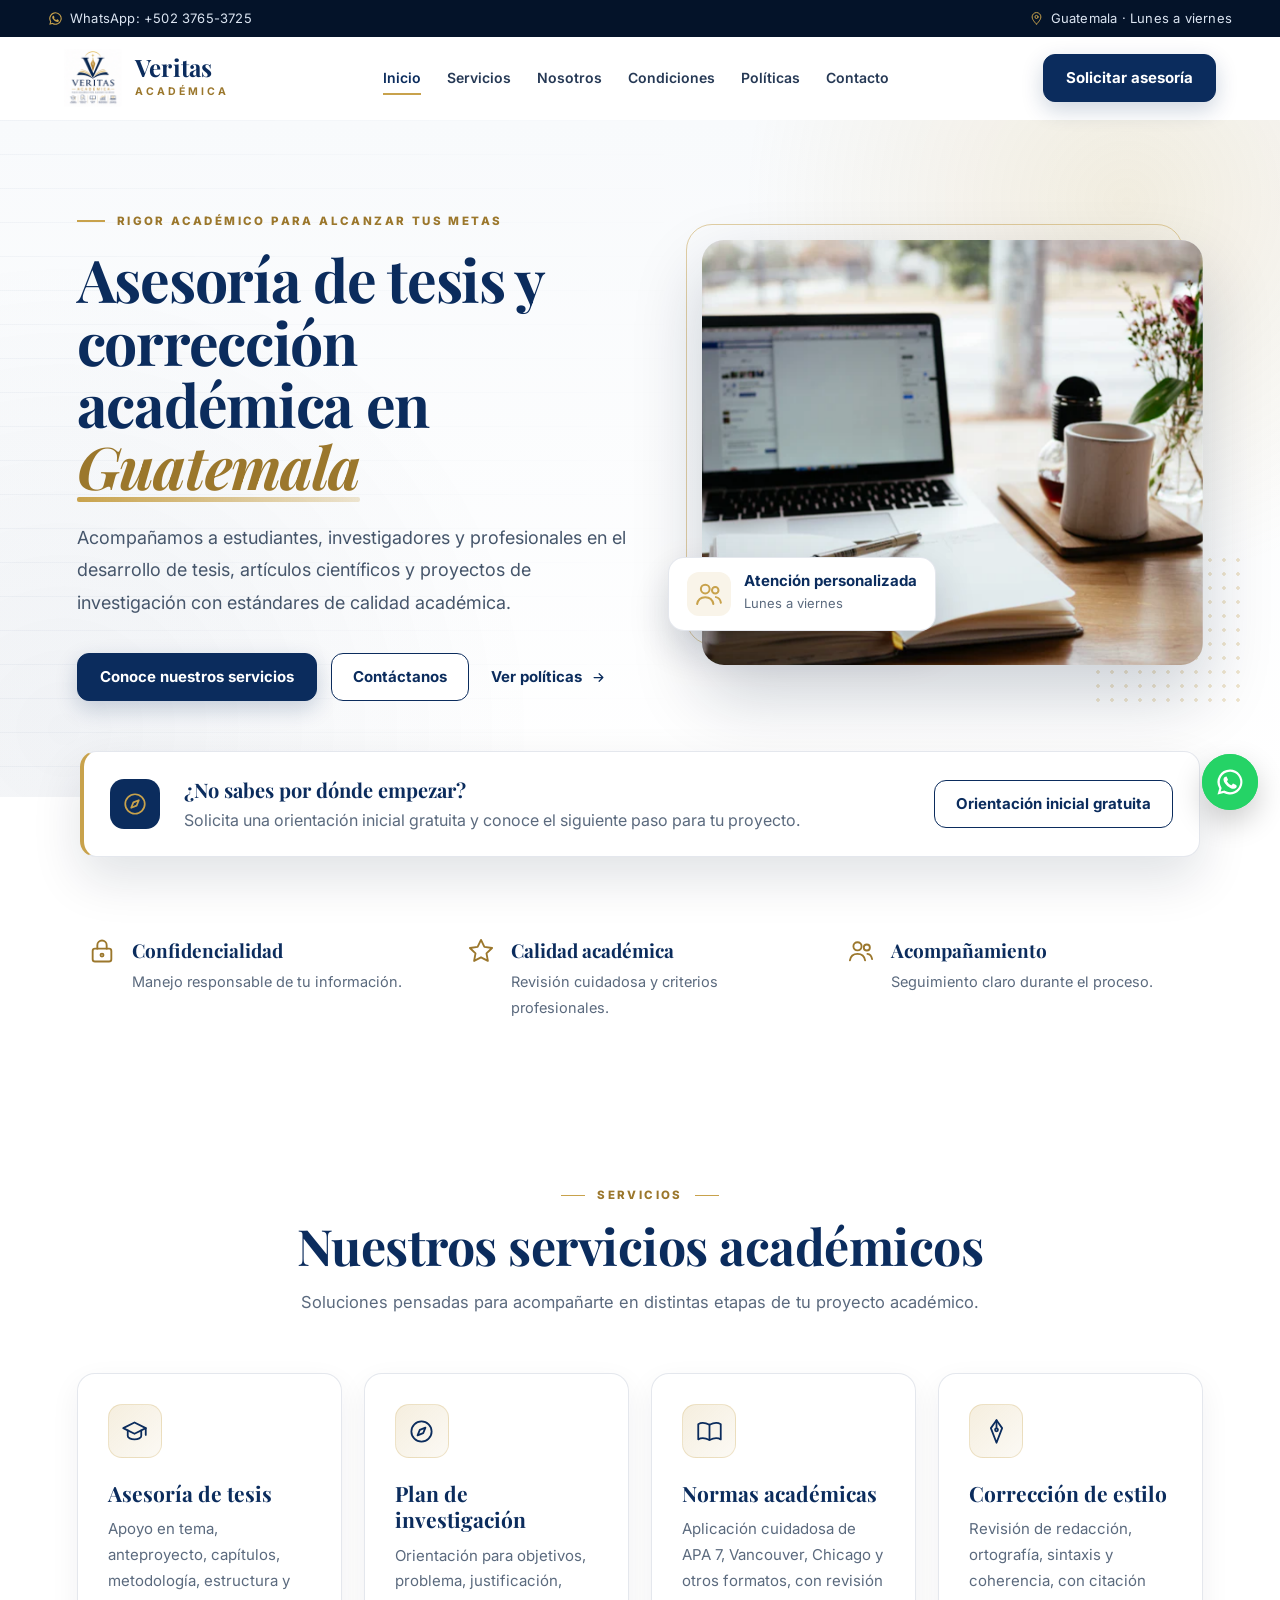
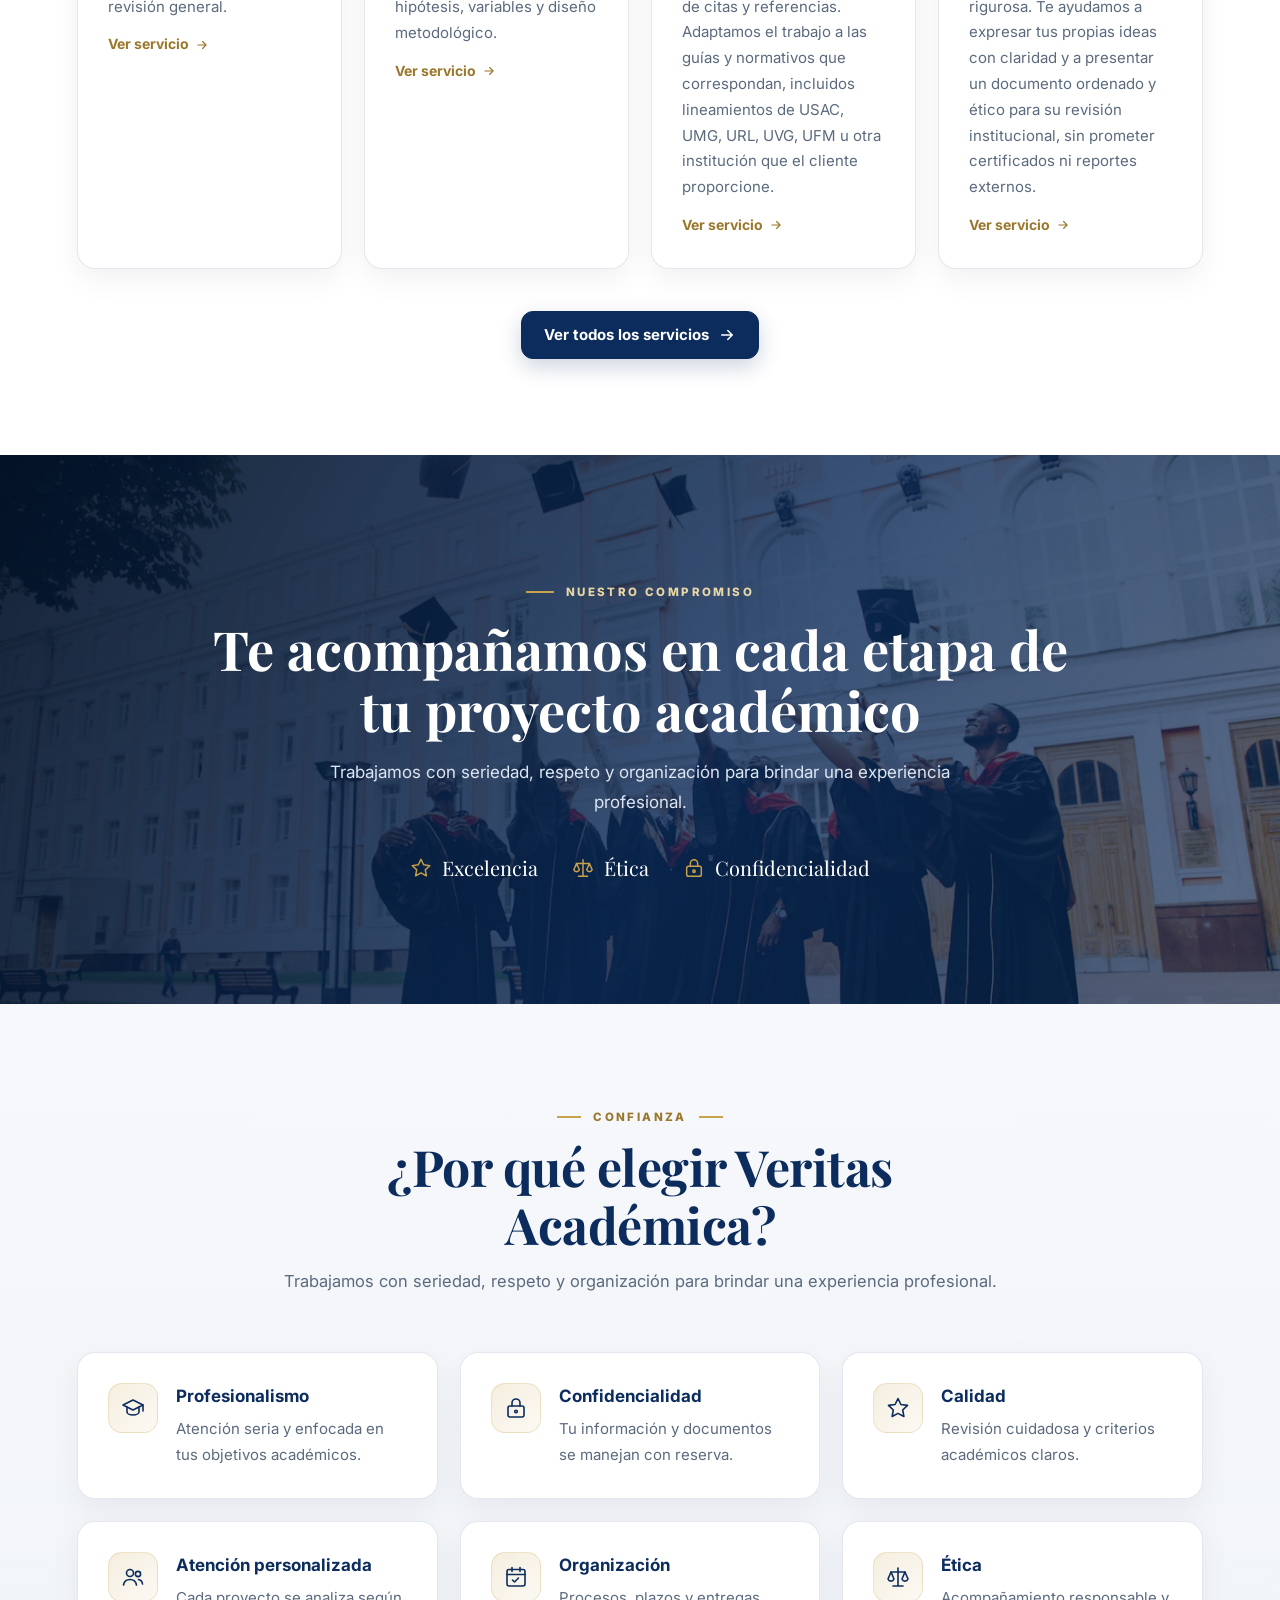
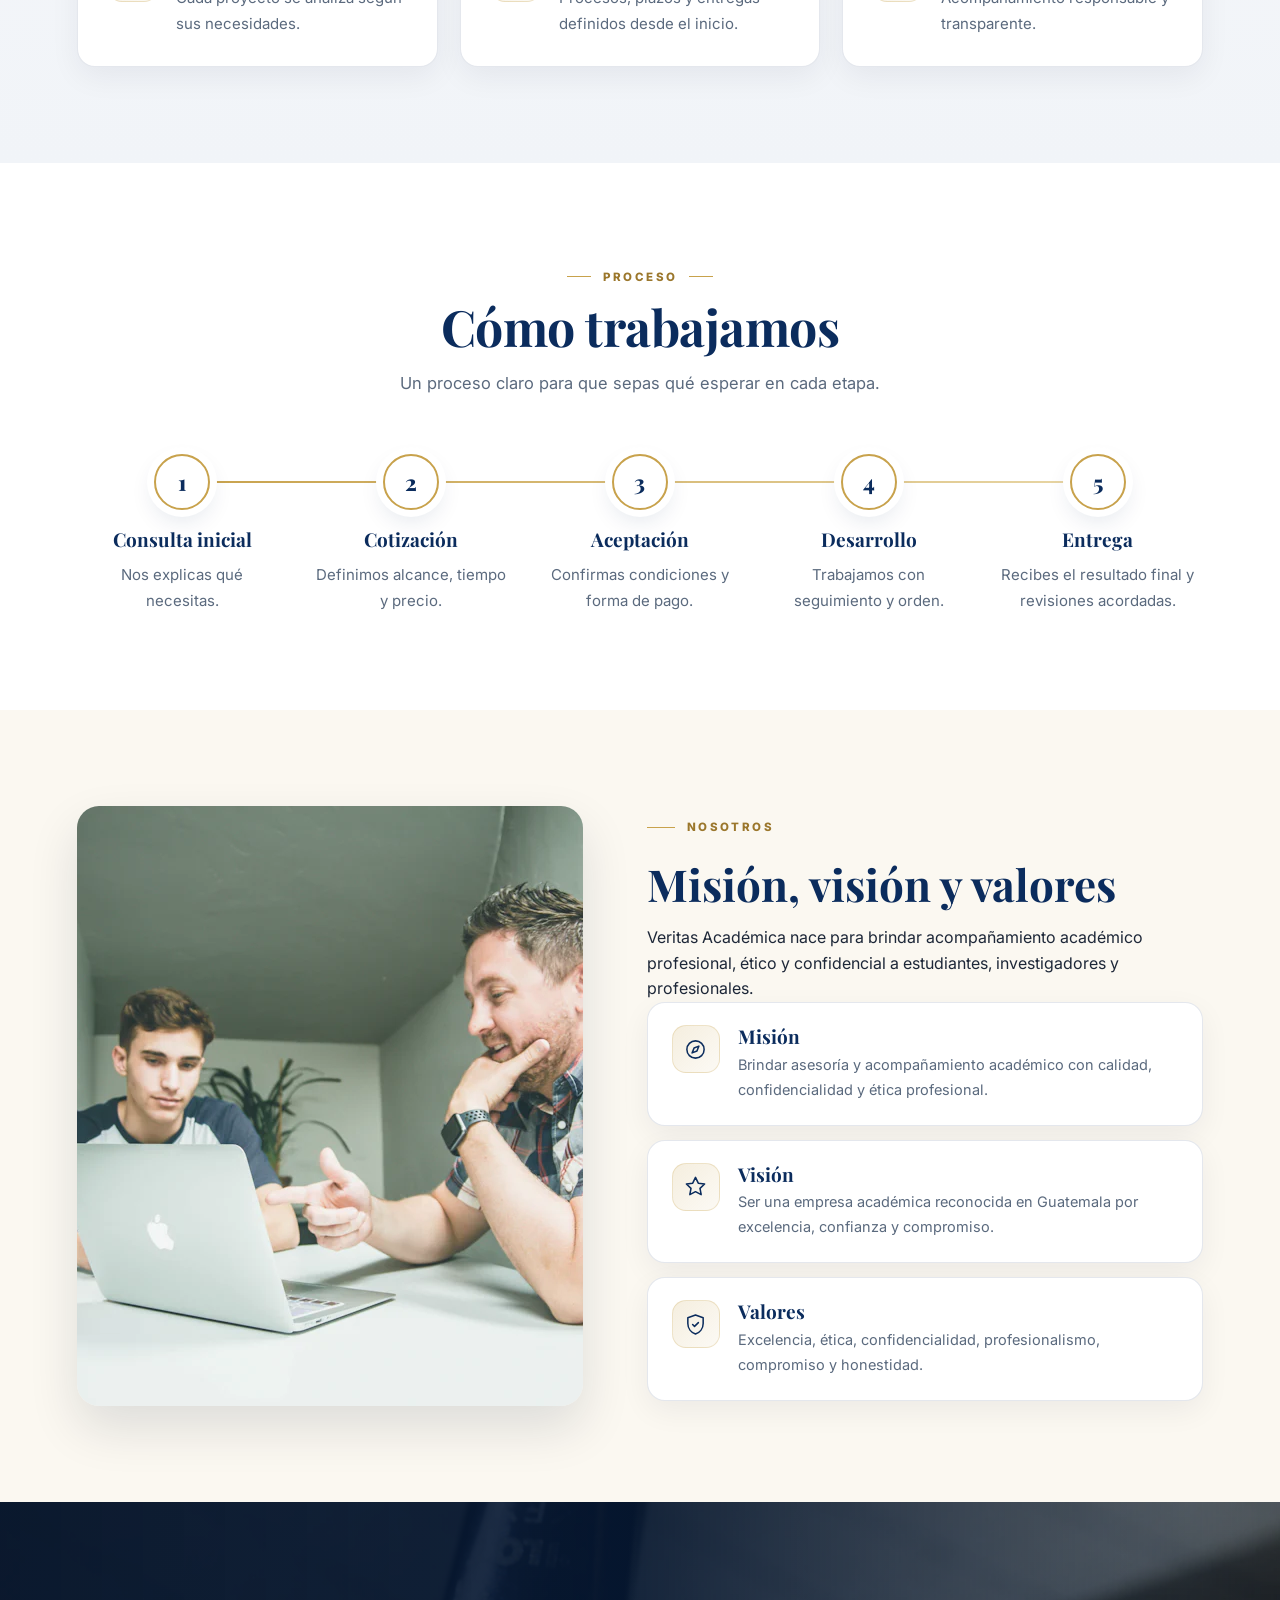
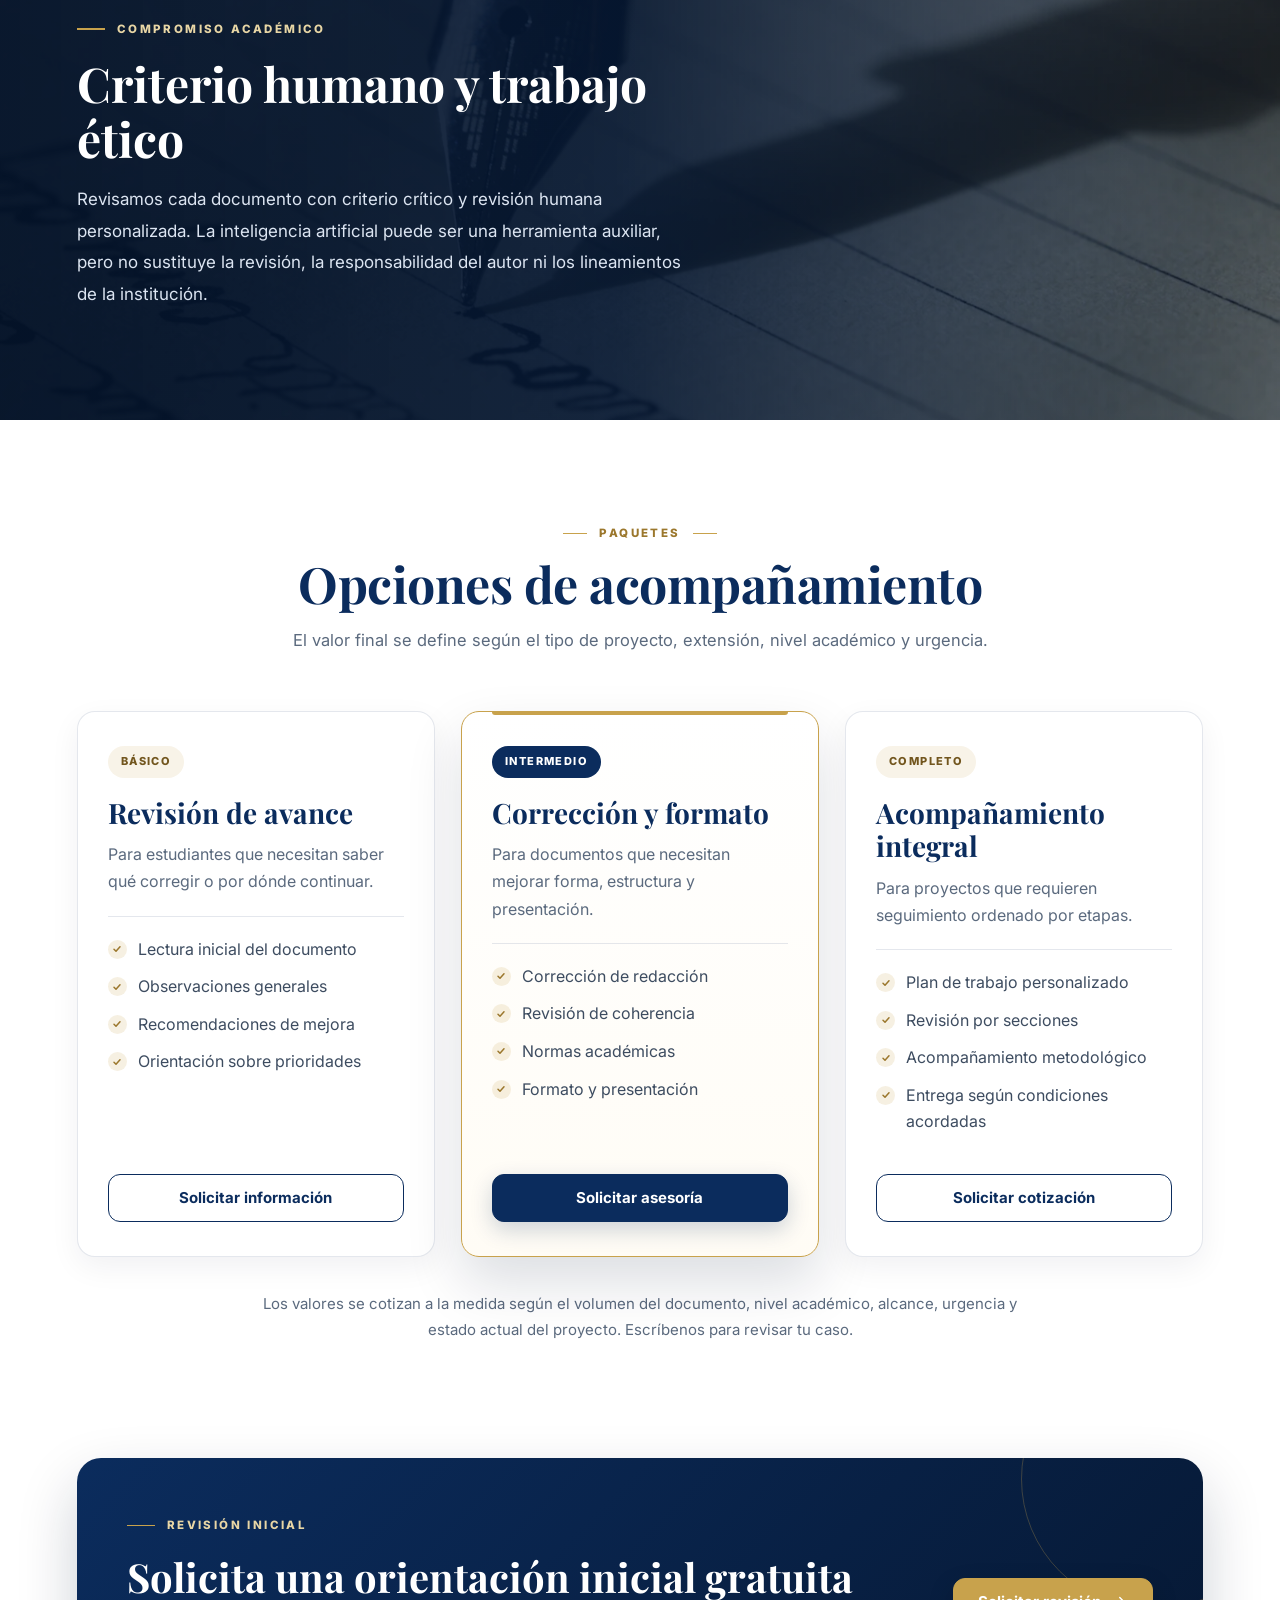
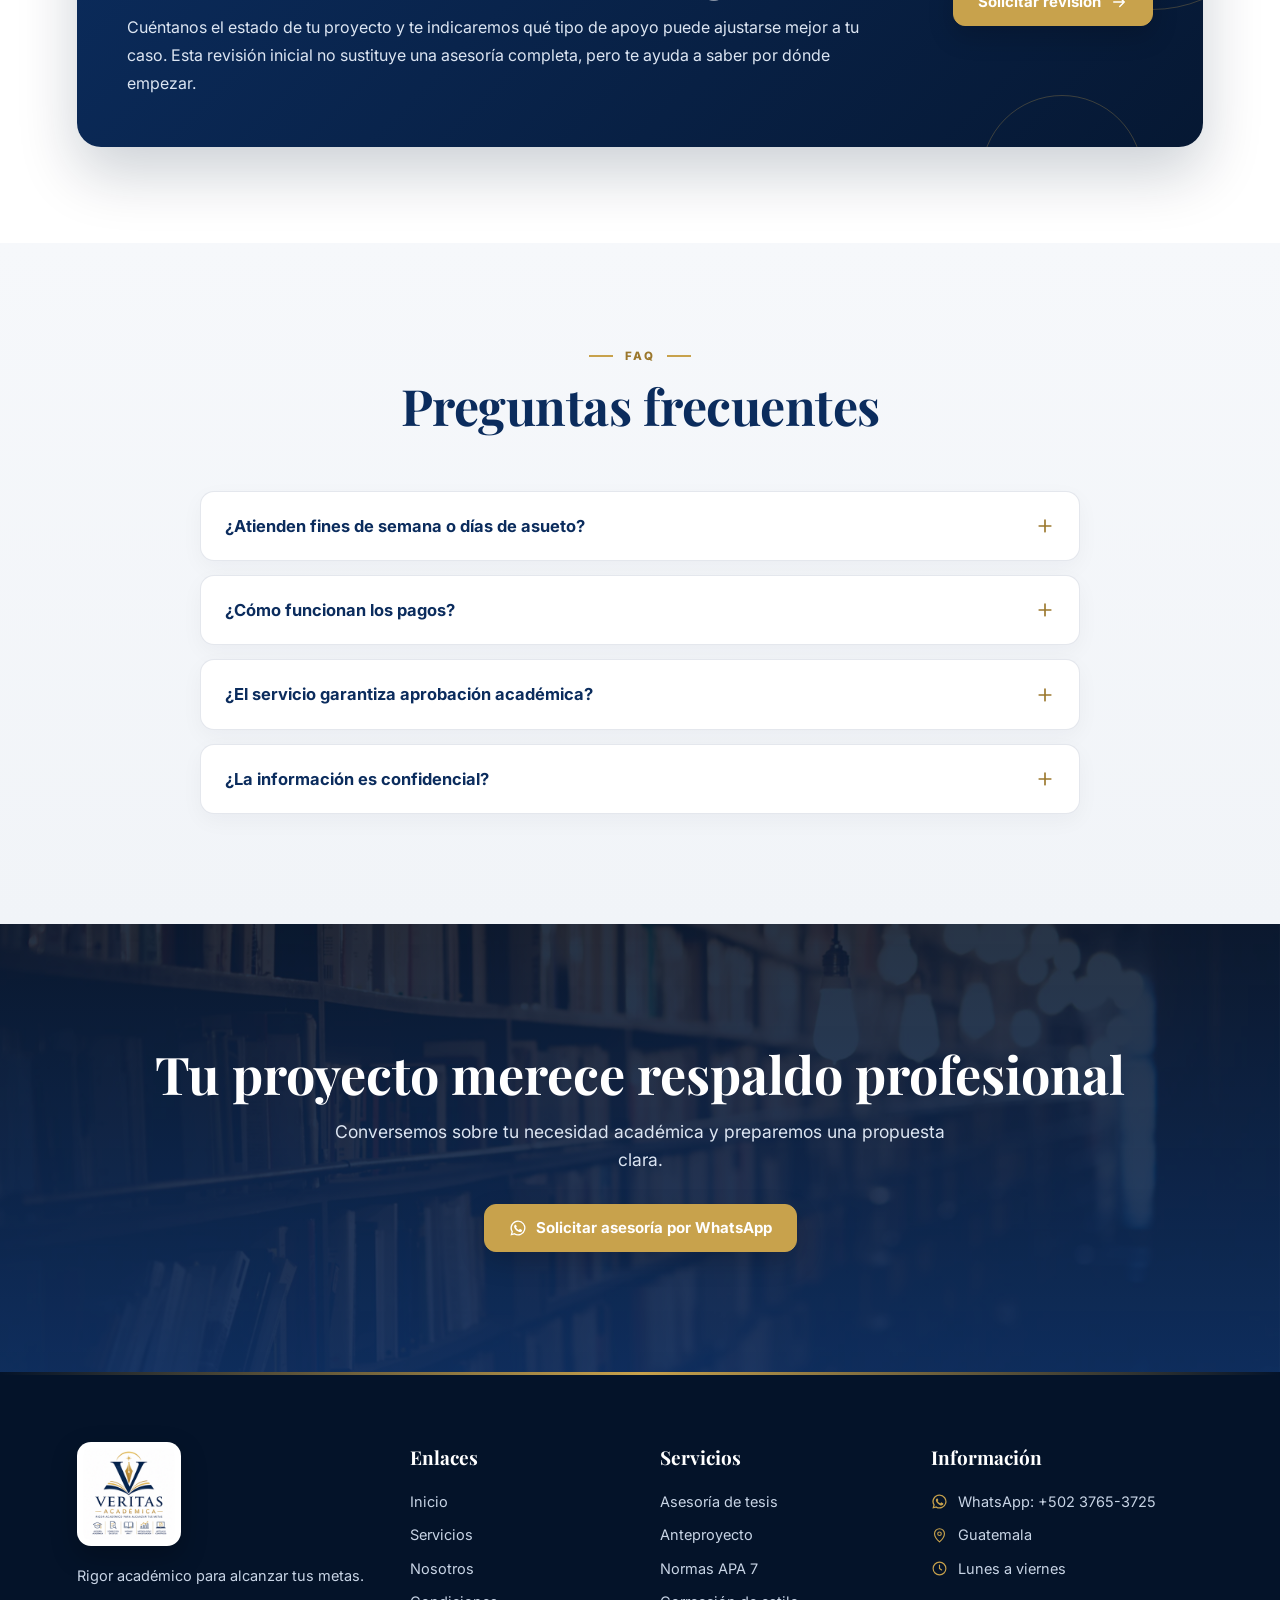
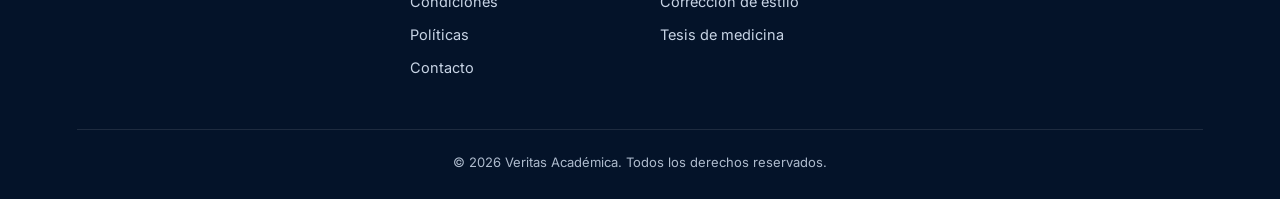
<file: index.html>
<!DOCTYPE html>
<html lang="es">
<head>
    <meta charset="UTF-8">
    <meta name="viewport" content="width=device-width, initial-scale=1.0">
    <title>Veritas Académica | Asesoría académica en Guatemala</title>
    <meta name="description" content="Asesoría de tesis, corrección académica, normas APA 7, Vancouver, artículos científicos y acompañamiento metodológico en Guatemala.">
    <meta name="author" content="Veritas Académica">
    <meta name="google-site-verification" content="G9f3NbpdyciDjwrjRvGGec0TdikqO4Vsui61_8XmiTk">
    <meta name="theme-color" content="#0B2C5D">
    <link rel="canonical" href="https://veritasacademica.github.io/veritas-academica/">
    <meta property="og:type" content="website">
    <meta property="og:site_name" content="Veritas Académica">
    <meta property="og:locale" content="es_GT">
    <meta property="og:url" content="https://veritasacademica.github.io/veritas-academica/">
    <meta property="og:title" content="Veritas Académica | Acompañamiento académico profesional">
    <meta property="og:description" content="Asesoría de tesis, corrección académica, normas APA 7 y acompañamiento metodológico en Guatemala, con criterio humano y enfoque ético.">
    <meta property="og:image" content="https://veritasacademica.github.io/veritas-academica/img/compartir.jpg">
    <meta property="og:image:width" content="1200">
    <meta property="og:image:height" content="630">
    <meta property="og:image:alt" content="Logo de Veritas Académica junto a un escritorio de estudio">
    <meta name="twitter:card" content="summary_large_image">
    <meta name="twitter:title" content="Veritas Académica | Acompañamiento académico profesional">
    <meta name="twitter:description" content="Asesoría y corrección académica con criterio humano y enfoque ético.">
    <meta name="twitter:image" content="https://veritasacademica.github.io/veritas-academica/img/compartir.jpg">
    <link rel="icon" type="image/png" href="img/favicon.png">
    <link rel="apple-touch-icon" href="img/logo-veritas.png">
    <link rel="preconnect" href="https://fonts.googleapis.com">
    <link rel="preconnect" href="https://fonts.gstatic.com" crossorigin>
    <link href="https://fonts.googleapis.com/css2?family=Inter:wght@400;500;600;700;800&family=Playfair+Display:ital,wght@0,600;0,700;1,600&display=swap" rel="stylesheet">
    <link rel="preload" as="image" href="img/portada.webp" imagesrcset="img/portada-movil.webp 640w, img/portada.webp 1200w" imagesizes="(max-width: 980px) 92vw, 45vw">
    <link rel="stylesheet" href="css/estilos.css">
    <script>document.documentElement.classList.add('js')</script>
    <script type="application/ld+json">
    {
        "@context": "https://schema.org",
        "@type": "ProfessionalService",
        "name": "Veritas Académica",
        "description": "Asesoría de tesis, corrección académica, normas APA 7, artículos científicos y acompañamiento metodológico.",
        "url": "https://veritasacademica.github.io/veritas-academica/",
        "logo": "https://veritasacademica.github.io/veritas-academica/img/logo-veritas.png",
        "image": "https://veritasacademica.github.io/veritas-academica/img/compartir.jpg",
        "telephone": "+502 3765-3725",
        "areaServed": {"@type": "Country", "name": "Guatemala"},
        "address": {"@type": "PostalAddress", "addressCountry": "GT"},
        "openingHoursSpecification": {"@type": "OpeningHoursSpecification", "dayOfWeek": ["Monday","Tuesday","Wednesday","Thursday","Friday"]}
    }
    </script>
</head>

<body>

<div class="topbar">
    <div class="topbar-contenido">
        <a href="https://wa.me/50237653725" target="_blank" rel="noopener noreferrer"><svg class="ico" aria-hidden="true"><use href="img/iconos.svg#whatsapp"/></svg>WhatsApp: +502 3765-3725</a>
        <span><svg class="ico" aria-hidden="true"><use href="img/iconos.svg#ubicacion"/></svg>Guatemala · Lunes a viernes</span>
    </div>
</div>

<header class="header" id="cabecera">
    <a href="index.html" class="brand" aria-label="Veritas Académica, ir al inicio">
        <img src="img/logo-veritas.png" alt="Logo Veritas Académica" width="58" height="58">
        <div>
            <strong>Veritas</strong>
            <span>Académica</span>
        </div>
    </a>

    <nav class="nav" id="nav" aria-label="Menú principal">
        <a href="index.html" class="active">Inicio</a>
        <a href="#servicios">Servicios</a>
        <a href="#nosotros">Nosotros</a>
        <a href="condiciones.html">Condiciones</a>
        <a href="politicas.html">Políticas</a>
        <a href="contacto.html">Contacto</a>
        <a class="btn-primary nav-cta" href="https://wa.me/50237653725?text=Hola%2C%20quisiera%20solicitar%20informaci%C3%B3n%20sobre%20sus%20servicios%20de%20asesor%C3%ADa%20acad%C3%A9mica." target="_blank" rel="noopener noreferrer">Solicitar asesoría</a>
    </nav>

    <a class="btn-header" href="https://wa.me/50237653725?text=Hola%2C%20quisiera%20solicitar%20informaci%C3%B3n%20sobre%20sus%20servicios%20de%20asesor%C3%ADa%20acad%C3%A9mica." target="_blank" rel="noopener noreferrer">Solicitar asesoría</a>

    <button class="menu-btn" id="menuBtn" aria-label="Abrir menú" aria-expanded="false" aria-controls="nav"><svg class="ico" aria-hidden="true"><use href="img/iconos.svg#menu"/></svg></button>
</header>

<main>

<section class="hero" id="inicio">
    <div class="hero-texto">
        <span class="etiqueta">Rigor académico para alcanzar tus metas</span>

        <h1>Asesoría de tesis y corrección académica en <em>Guatemala</em></h1>

        <p>
            Acompañamos a estudiantes, investigadores y profesionales en el desarrollo de tesis,
            artículos científicos y proyectos de investigación con estándares de calidad académica.
        </p>

        <div class="hero-botones">
            <a class="btn-primary" href="#servicios">Conoce nuestros servicios</a>
            <a class="btn-secondary" href="contacto.html">Contáctanos</a>
            <a class="btn-link" href="politicas.html">Ver políticas <svg class="ico" aria-hidden="true"><use href="img/iconos.svg#flecha"/></svg></a>
        </div>
    </div>

    <div class="hero-imagen">
        <div class="hero-foto">
            <img src="img/portada.webp" srcset="img/portada-movil.webp 640w, img/portada.webp 1200w" sizes="(max-width: 980px) 92vw, 45vw" alt="Escritorio de estudio con computadora portátil, cuaderno abierto y una taza de café" width="1200" height="800" fetchpriority="high">
        </div>
        <div class="hero-sello">
            <svg class="ico" aria-hidden="true"><use href="img/iconos.svg#personas"/></svg>
            <div>
                <strong>Atención personalizada</strong>
                <span>Lunes a viernes</span>
            </div>
        </div>
    </div>
</section>

<div class="contenedor-orientacion">
    <div class="orientacion-temprana reveal">
        <div class="ico-caja"><svg class="ico" aria-hidden="true"><use href="img/iconos.svg#brujula"/></svg></div>
        <div>
            <strong>¿No sabes por dónde empezar?</strong>
            <span>Solicita una orientación inicial gratuita y conoce el siguiente paso para tu proyecto.</span>
        </div>
        <a class="btn-secondary" href="https://wa.me/50237653725?text=Hola%2C%20quisiera%20solicitar%20una%20orientaci%C3%B3n%20inicial%20gratuita%20para%20mi%20proyecto%20acad%C3%A9mico." target="_blank" rel="noopener noreferrer">Orientación inicial gratuita</a>
    </div>
</div>

<section class="confianza" aria-label="Nuestros compromisos">
    <div class="confianza-grid">
        <div class="confianza-item reveal"><svg class="ico" aria-hidden="true"><use href="img/iconos.svg#candado"/></svg><div><strong>Confidencialidad</strong><span>Manejo responsable de tu información.</span></div></div>
        <div class="confianza-item reveal" style="--retraso:.1s"><svg class="ico" aria-hidden="true"><use href="img/iconos.svg#estrella"/></svg><div><strong>Calidad académica</strong><span>Revisión cuidadosa y criterios profesionales.</span></div></div>
        <div class="confianza-item reveal" style="--retraso:.2s"><svg class="ico" aria-hidden="true"><use href="img/iconos.svg#personas"/></svg><div><strong>Acompañamiento</strong><span>Seguimiento claro durante el proceso.</span></div></div>
    </div>
</section>

<section class="seccion" id="servicios">
    <div class="titulo-seccion reveal">
        <span>Servicios</span>
        <h2>Nuestros servicios académicos</h2>
        <p>Soluciones pensadas para acompañarte en distintas etapas de tu proyecto académico.</p>
    </div>

    <div class="grid-servicios">
        <a class="card reveal" href="asesoria-de-tesis.html">
            <div class="icono"><svg class="ico" aria-hidden="true"><use href="img/iconos.svg#tesis"/></svg></div>
            <h3>Asesoría de tesis</h3>
            <p>Apoyo en tema, anteproyecto, capítulos, metodología, estructura y revisión general.</p><span class="card-enlace">Ver servicio <svg class="ico" aria-hidden="true"><use href="img/iconos.svg#flecha"/></svg></span></a>

        <a class="card reveal" href="anteproyecto-plan-de-investigacion.html" style="--retraso:.08s">
            <div class="icono"><svg class="ico" aria-hidden="true"><use href="img/iconos.svg#brujula"/></svg></div>
            <h3>Plan de investigación</h3>
            <p>Orientación para objetivos, problema, justificación, hipótesis, variables y diseño metodológico.</p><span class="card-enlace">Ver servicio <svg class="ico" aria-hidden="true"><use href="img/iconos.svg#flecha"/></svg></span></a>

        <a class="card reveal" href="normas-apa-7.html" style="--retraso:.16s">
            <div class="icono"><svg class="ico" aria-hidden="true"><use href="img/iconos.svg#libro"/></svg></div>
            <h3>Normas académicas</h3>
            <p>Aplicación cuidadosa de APA 7, Vancouver, Chicago y otros formatos, con revisión de citas y referencias. Adaptamos el trabajo a las guías y normativos que correspondan, incluidos lineamientos de USAC, UMG, URL, UVG, UFM u otra institución que el cliente proporcione.</p><span class="card-enlace">Ver servicio <svg class="ico" aria-hidden="true"><use href="img/iconos.svg#flecha"/></svg></span></a>

        <a class="card reveal" href="correccion-de-estilo.html" style="--retraso:.24s">
            <div class="icono"><svg class="ico" aria-hidden="true"><use href="img/iconos.svg#pluma"/></svg></div>
            <h3>Corrección de estilo</h3>
            <p>Revisión de redacción, ortografía, sintaxis y coherencia, con citación rigurosa. Te ayudamos a expresar tus propias ideas con claridad y a presentar un documento ordenado y ético para su revisión institucional, sin prometer certificados ni reportes externos.</p><span class="card-enlace">Ver servicio <svg class="ico" aria-hidden="true"><use href="img/iconos.svg#flecha"/></svg></span></a>
    </div>

    <div class="centrado reveal">
        <a class="btn-primary" href="servicios.html">Ver todos los servicios <svg class="ico" aria-hidden="true"><use href="img/iconos.svg#flecha"/></svg></a>
    </div>
</section>

<section class="banda" aria-label="Nuestros valores">
    <div class="banda-fondo" data-parallax style="background-image:url('img/graduacion.webp')"></div>
    <div class="reveal">
        <span class="etiqueta">Nuestro compromiso</span>
        <h2>Te acompañamos en cada etapa de tu proyecto académico</h2>
        <p>Trabajamos con seriedad, respeto y organización para brindar una experiencia profesional.</p>
        <div class="valores-linea">
            <span><svg class="ico" aria-hidden="true"><use href="img/iconos.svg#estrella"/></svg>Excelencia</span>
            <span><svg class="ico" aria-hidden="true"><use href="img/iconos.svg#balanza"/></svg>Ética</span>
            <span><svg class="ico" aria-hidden="true"><use href="img/iconos.svg#candado"/></svg>Confidencialidad</span>
        </div>
    </div>
</section>

<section class="seccion seccion-clara" id="por-que">
    <div class="titulo-seccion reveal">
        <span>Confianza</span>
        <h2>¿Por qué elegir Veritas Académica?</h2>
        <p>Trabajamos con seriedad, respeto y organización para brindar una experiencia profesional.</p>
    </div>

    <div class="grid-razones">
        <div class="razon reveal"><div class="icono"><svg class="ico" aria-hidden="true"><use href="img/iconos.svg#tesis"/></svg></div><div><strong>Profesionalismo</strong><p>Atención seria y enfocada en tus objetivos académicos.</p></div></div>
        <div class="razon reveal" style="--retraso:.08s"><div class="icono"><svg class="ico" aria-hidden="true"><use href="img/iconos.svg#candado"/></svg></div><div><strong>Confidencialidad</strong><p>Tu información y documentos se manejan con reserva.</p></div></div>
        <div class="razon reveal" style="--retraso:.16s"><div class="icono"><svg class="ico" aria-hidden="true"><use href="img/iconos.svg#estrella"/></svg></div><div><strong>Calidad</strong><p>Revisión cuidadosa y criterios académicos claros.</p></div></div>
        <div class="razon reveal"><div class="icono"><svg class="ico" aria-hidden="true"><use href="img/iconos.svg#personas"/></svg></div><div><strong>Atención personalizada</strong><p>Cada proyecto se analiza según sus necesidades.</p></div></div>
        <div class="razon reveal" style="--retraso:.08s"><div class="icono"><svg class="ico" aria-hidden="true"><use href="img/iconos.svg#calendario"/></svg></div><div><strong>Organización</strong><p>Procesos, plazos y entregas definidos desde el inicio.</p></div></div>
        <div class="razon reveal" style="--retraso:.16s"><div class="icono"><svg class="ico" aria-hidden="true"><use href="img/iconos.svg#balanza"/></svg></div><div><strong>Ética</strong><p>Acompañamiento responsable y transparente.</p></div></div>
    </div>
</section>

<section class="seccion" id="proceso">
    <div class="titulo-seccion reveal">
        <span>Proceso</span>
        <h2>Cómo trabajamos</h2>
        <p>Un proceso claro para que sepas qué esperar en cada etapa.</p>
    </div>

    <div class="timeline" id="timeline">
        <div class="timeline-linea" aria-hidden="true"></div>
        <div class="paso reveal"><span>1</span><h3>Consulta inicial</h3><p>Nos explicas qué necesitas.</p></div>
        <div class="paso reveal" style="--retraso:.12s"><span>2</span><h3>Cotización</h3><p>Definimos alcance, tiempo y precio.</p></div>
        <div class="paso reveal" style="--retraso:.24s"><span>3</span><h3>Aceptación</h3><p>Confirmas condiciones y forma de pago.</p></div>
        <div class="paso reveal" style="--retraso:.36s"><span>4</span><h3>Desarrollo</h3><p>Trabajamos con seguimiento y orden.</p></div>
        <div class="paso reveal" style="--retraso:.48s"><span>5</span><h3>Entrega</h3><p>Recibes el resultado final y revisiones acordadas.</p></div>
    </div>
</section>

<section class="seccion seccion-crema" id="nosotros">
    <div class="nosotros-grid">
        <div class="nosotros-foto reveal">
            <img src="img/asesoria.webp" alt="Asesor revisando un trabajo con un estudiante frente a una computadora portátil" width="900" height="600" loading="lazy">
        </div>

        <div class="nosotros-texto">
            <div class="reveal">
                <span class="etiqueta">Nosotros</span>
                <h2>Misión, visión y valores</h2>
                <p>
                    Veritas Académica nace para brindar acompañamiento académico profesional,
                    ético y confidencial a estudiantes, investigadores y profesionales.
                </p>
            </div>

            <div class="mv-lista">
                <div class="mv-card reveal">
                    <div class="icono"><svg class="ico" aria-hidden="true"><use href="img/iconos.svg#brujula"/></svg></div>
                    <div><h3>Misión</h3><p>Brindar asesoría y acompañamiento académico con calidad, confidencialidad y ética profesional.</p></div>
                </div>
                <div class="mv-card reveal" style="--retraso:.1s">
                    <div class="icono"><svg class="ico" aria-hidden="true"><use href="img/iconos.svg#estrella"/></svg></div>
                    <div><h3>Visión</h3><p>Ser una empresa académica reconocida en Guatemala por excelencia, confianza y compromiso.</p></div>
                </div>
                <div class="mv-card reveal" style="--retraso:.2s">
                    <div class="icono"><svg class="ico" aria-hidden="true"><use href="img/iconos.svg#escudo"/></svg></div>
                    <div><h3>Valores</h3><p>Excelencia, ética, confidencialidad, profesionalismo, compromiso y honestidad.</p></div>
                </div>
            </div>
        </div>
    </div>
</section>

<section class="etica" aria-labelledby="titulo-etica">
    <div class="banda-fondo" data-parallax style="background-image:url('img/pluma.webp')"></div>
    <div class="etica-contenido">
        <div class="reveal">
            <span class="etiqueta">Compromiso académico</span>
            <h2 id="titulo-etica">Criterio humano y trabajo ético</h2>
            <p>Revisamos cada documento con criterio crítico y revisión humana personalizada. La inteligencia artificial puede ser una herramienta auxiliar, pero no sustituye la revisión, la responsabilidad del autor ni los lineamientos de la institución.</p>
        </div>
    </div>
</section>

<section class="seccion" id="paquetes">
    <div class="titulo-seccion reveal">
        <span>Paquetes</span>
        <h2>Opciones de acompañamiento</h2>
        <p>El valor final se define según el tipo de proyecto, extensión, nivel académico y urgencia.</p>
    </div>

    <div class="grid-paquetes">
        <article class="paquete reveal">
            <span class="paquete-etiqueta">Básico</span>
            <h3>Revisión de avance</h3>
            <p>Para estudiantes que necesitan saber qué corregir o por dónde continuar.</p>
            <ul>
                <li>Lectura inicial del documento</li>
                <li>Observaciones generales</li>
                <li>Recomendaciones de mejora</li>
                <li>Orientación sobre prioridades</li>
            </ul>
            <a href="contacto.html" class="btn-secondary">Solicitar información</a>
        </article>

        <article class="paquete destacado reveal" style="--retraso:.1s">
            <span class="paquete-etiqueta">Intermedio</span>
            <h3>Corrección y formato</h3>
            <p>Para documentos que necesitan mejorar forma, estructura y presentación.</p>
            <ul>
                <li>Corrección de redacción</li>
                <li>Revisión de coherencia</li>
                <li>Normas académicas</li>
                <li>Formato y presentación</li>
            </ul>
            <a href="contacto.html" class="btn-primary">Solicitar asesoría</a>
        </article>

        <article class="paquete reveal" style="--retraso:.2s">
            <span class="paquete-etiqueta">Completo</span>
            <h3>Acompañamiento integral</h3>
            <p>Para proyectos que requieren seguimiento ordenado por etapas.</p>
            <ul>
                <li>Plan de trabajo personalizado</li>
                <li>Revisión por secciones</li>
                <li>Acompañamiento metodológico</li>
                <li>Entrega según condiciones acordadas</li>
            </ul>
            <a href="contacto.html" class="btn-secondary">Solicitar cotización</a>
        </article>
    </div>

    <p class="aviso-cotizacion reveal">Los valores se cotizan a la medida según el volumen del documento, nivel académico, alcance, urgencia y estado actual del proyecto. Escríbenos para revisar tu caso.</p>
</section>

<section class="revision-gratis">
    <div class="revision-card reveal">
        <div>
            <span class="etiqueta">Revisión inicial</span>
            <h2>Solicita una orientación inicial gratuita</h2>
            <p>
                Cuéntanos el estado de tu proyecto y te indicaremos qué tipo de apoyo puede ajustarse mejor a tu caso.
                Esta revisión inicial no sustituye una asesoría completa, pero te ayuda a saber por dónde empezar.
            </p>
        </div>
        <a class="btn-primary" href="contacto.html">Solicitar revisión <svg class="ico" aria-hidden="true"><use href="img/iconos.svg#flecha"/></svg></a>
    </div>
</section>

<section class="seccion seccion-clara" id="faq">
    <div class="titulo-seccion reveal">
        <span>FAQ</span>
        <h2>Preguntas frecuentes</h2>
    </div>

    <div class="faq">
        <details class="reveal">
            <summary>¿Atienden fines de semana o días de asueto? <svg class="ico" aria-hidden="true"><use href="img/iconos.svg#mas"/></svg></summary>
            <p>No. La atención y las entregas se realizan de lunes a viernes. Los mensajes enviados en días no laborables se responden el siguiente día hábil.</p>
        </details>

        <details class="reveal">
            <summary>¿Cómo funcionan los pagos? <svg class="ico" aria-hidden="true"><use href="img/iconos.svg#mas"/></svg></summary>
            <p>Pago único, o en dos partes (50 % de anticipo y 50 % contra entrega) con un cargo administrativo del 5 %.</p>
        </details>

        <details class="reveal">
            <summary>¿El servicio garantiza aprobación académica? <svg class="ico" aria-hidden="true"><use href="img/iconos.svg#mas"/></svg></summary>
            <p>No. Veritas Académica ofrece asesoría y acompañamiento, pero los resultados dependen del cliente y de las decisiones de terceros.</p>
        </details>

        <details class="reveal">
            <summary>¿La información es confidencial? <svg class="ico" aria-hidden="true"><use href="img/iconos.svg#mas"/></svg></summary>
            <p>Sí. Toda la información del cliente se maneja de forma confidencial y no se comparte con terceros sin autorización.</p>
        </details>
    </div>
</section>

<section class="cta-final">
    <div class="banda-fondo" data-parallax style="background-image:url('img/biblioteca.webp')"></div>
    <div class="reveal">
        <h2>Tu proyecto merece respaldo profesional</h2>
        <p>Conversemos sobre tu necesidad académica y preparemos una propuesta clara.</p>
        <a class="btn-primary" href="https://wa.me/50237653725?text=Hola%2C%20quisiera%20solicitar%20informaci%C3%B3n%20sobre%20sus%20servicios%20de%20asesor%C3%ADa%20acad%C3%A9mica." target="_blank" rel="noopener noreferrer"><svg class="ico" aria-hidden="true"><use href="img/iconos.svg#whatsapp"/></svg>Solicitar asesoría por WhatsApp</a>
    </div>
</section>

</main>

<!--PIE-->
<footer class="footer">
    <div class="footer-grid">
        <div>
            <img src="img/logo-veritas.png" alt="Logo Veritas Académica" class="footer-logo" width="104" height="104" loading="lazy">
            <p>Rigor académico para alcanzar tus metas.</p>
        </div>

        <div>
            <h4>Enlaces</h4>
            <a href="index.html">Inicio</a>
            <a href="servicios.html">Servicios</a>
            <a href="index.html#nosotros">Nosotros</a>
            <a href="condiciones.html">Condiciones</a>
            <a href="politicas.html">Políticas</a>
            <a href="contacto.html">Contacto</a>
        </div>

        <div>
            <h4>Servicios</h4>
            <a href="asesoria-de-tesis.html">Asesoría de tesis</a>
            <a href="anteproyecto-plan-de-investigacion.html">Anteproyecto</a>
            <a href="normas-apa-7.html">Normas APA 7</a>
            <a href="correccion-de-estilo.html">Corrección de estilo</a>
            <a href="tesis-de-medicina.html">Tesis de medicina</a>
        </div>

        <div>
            <h4>Información</h4>
            <a class="footer-dato" href="https://wa.me/50237653725" target="_blank" rel="noopener noreferrer"><svg class="ico" aria-hidden="true"><use href="img/iconos.svg#whatsapp"/></svg>WhatsApp: +502 3765-3725</a>
            <p class="footer-dato"><svg class="ico" aria-hidden="true"><use href="img/iconos.svg#ubicacion"/></svg>Guatemala</p>
            <p class="footer-dato"><svg class="ico" aria-hidden="true"><use href="img/iconos.svg#reloj"/></svg>Lunes a viernes</p>
        </div>
    </div>

    <div class="footer-bottom">
        © 2026 Veritas Académica. Todos los derechos reservados.
    </div>
</footer>

<a class="whatsapp-float" href="https://wa.me/50237653725?text=Hola%2C%20quisiera%20solicitar%20informaci%C3%B3n%20sobre%20sus%20servicios%20de%20asesor%C3%ADa%20acad%C3%A9mica." target="_blank" rel="noopener noreferrer" aria-label="Escribir por WhatsApp"><svg class="ico" aria-hidden="true"><use href="img/iconos.svg#whatsapp"/></svg></a>
<button class="top-button" id="topButton" aria-label="Volver arriba"><svg class="ico" aria-hidden="true"><use href="img/iconos.svg#arriba"/></svg></button>
<!--/PIE-->

<script src="js/script.js"></script>
</body>
</html>
</file>
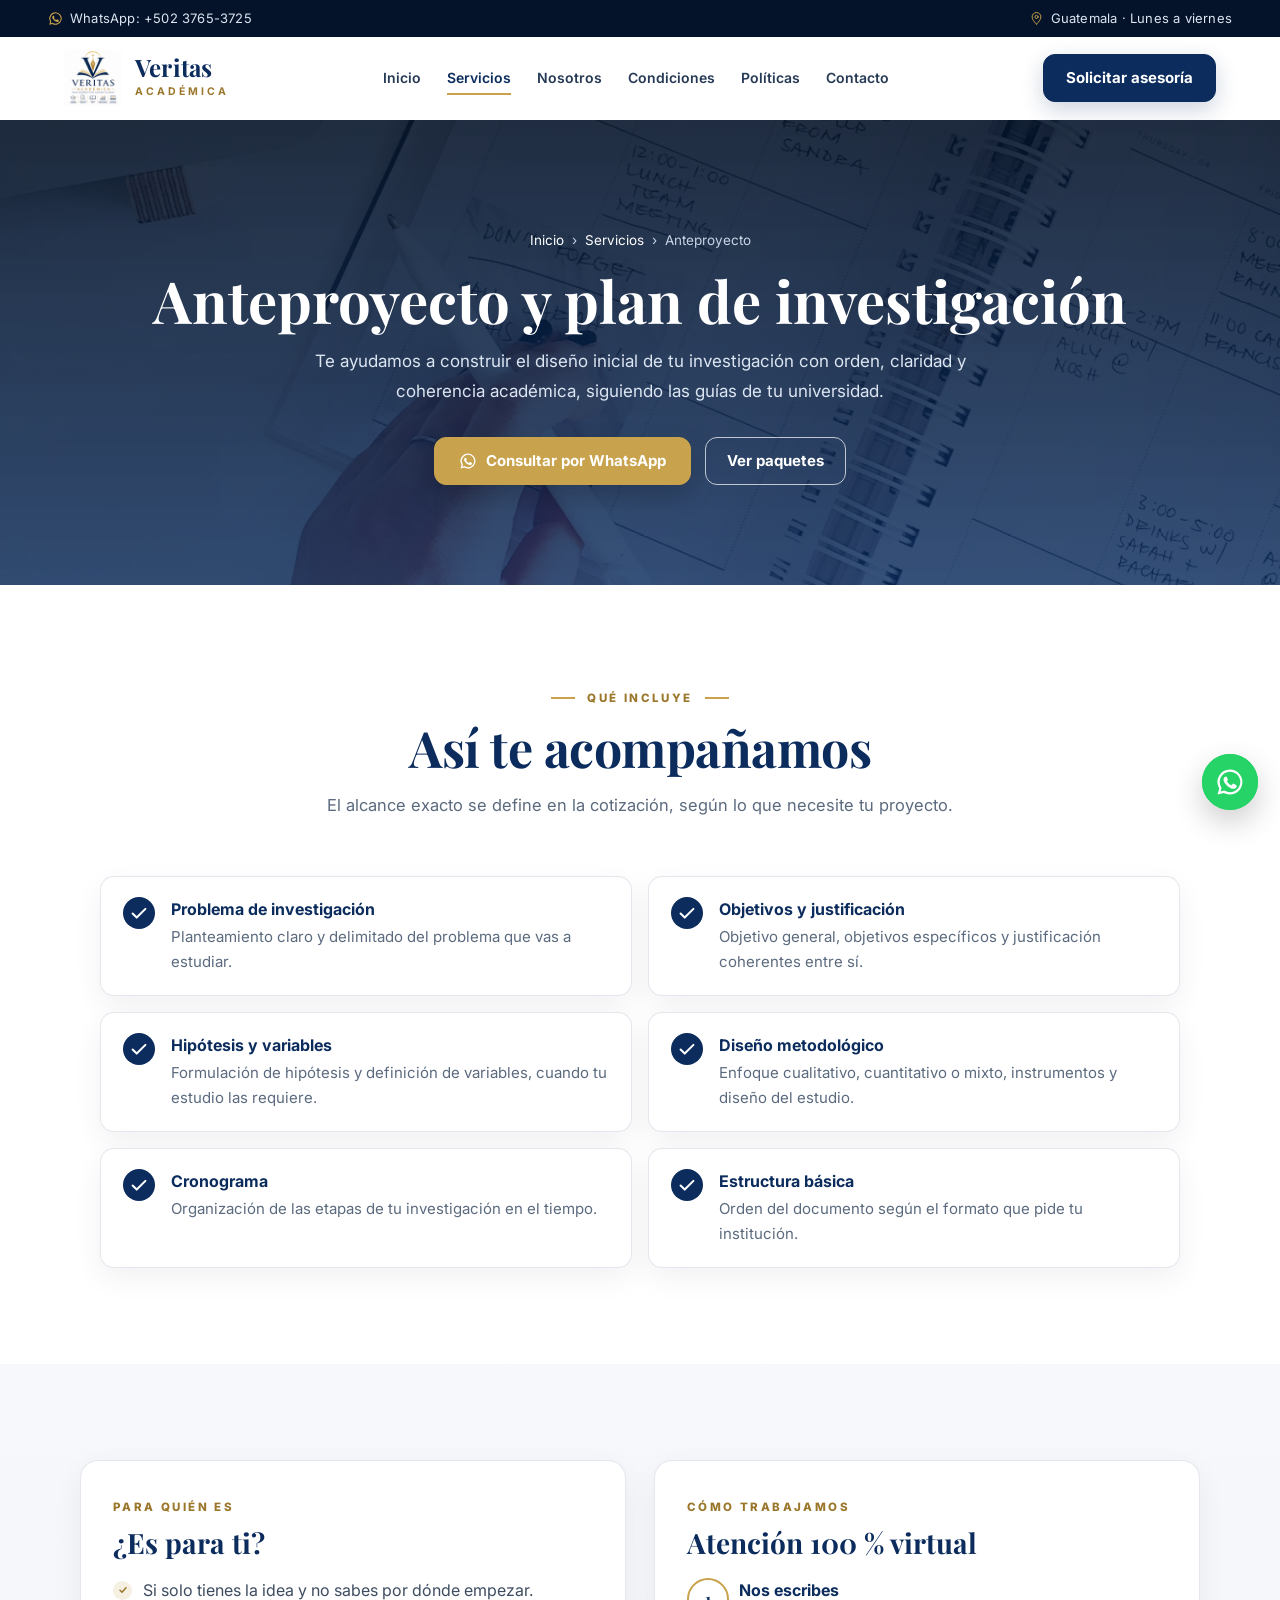
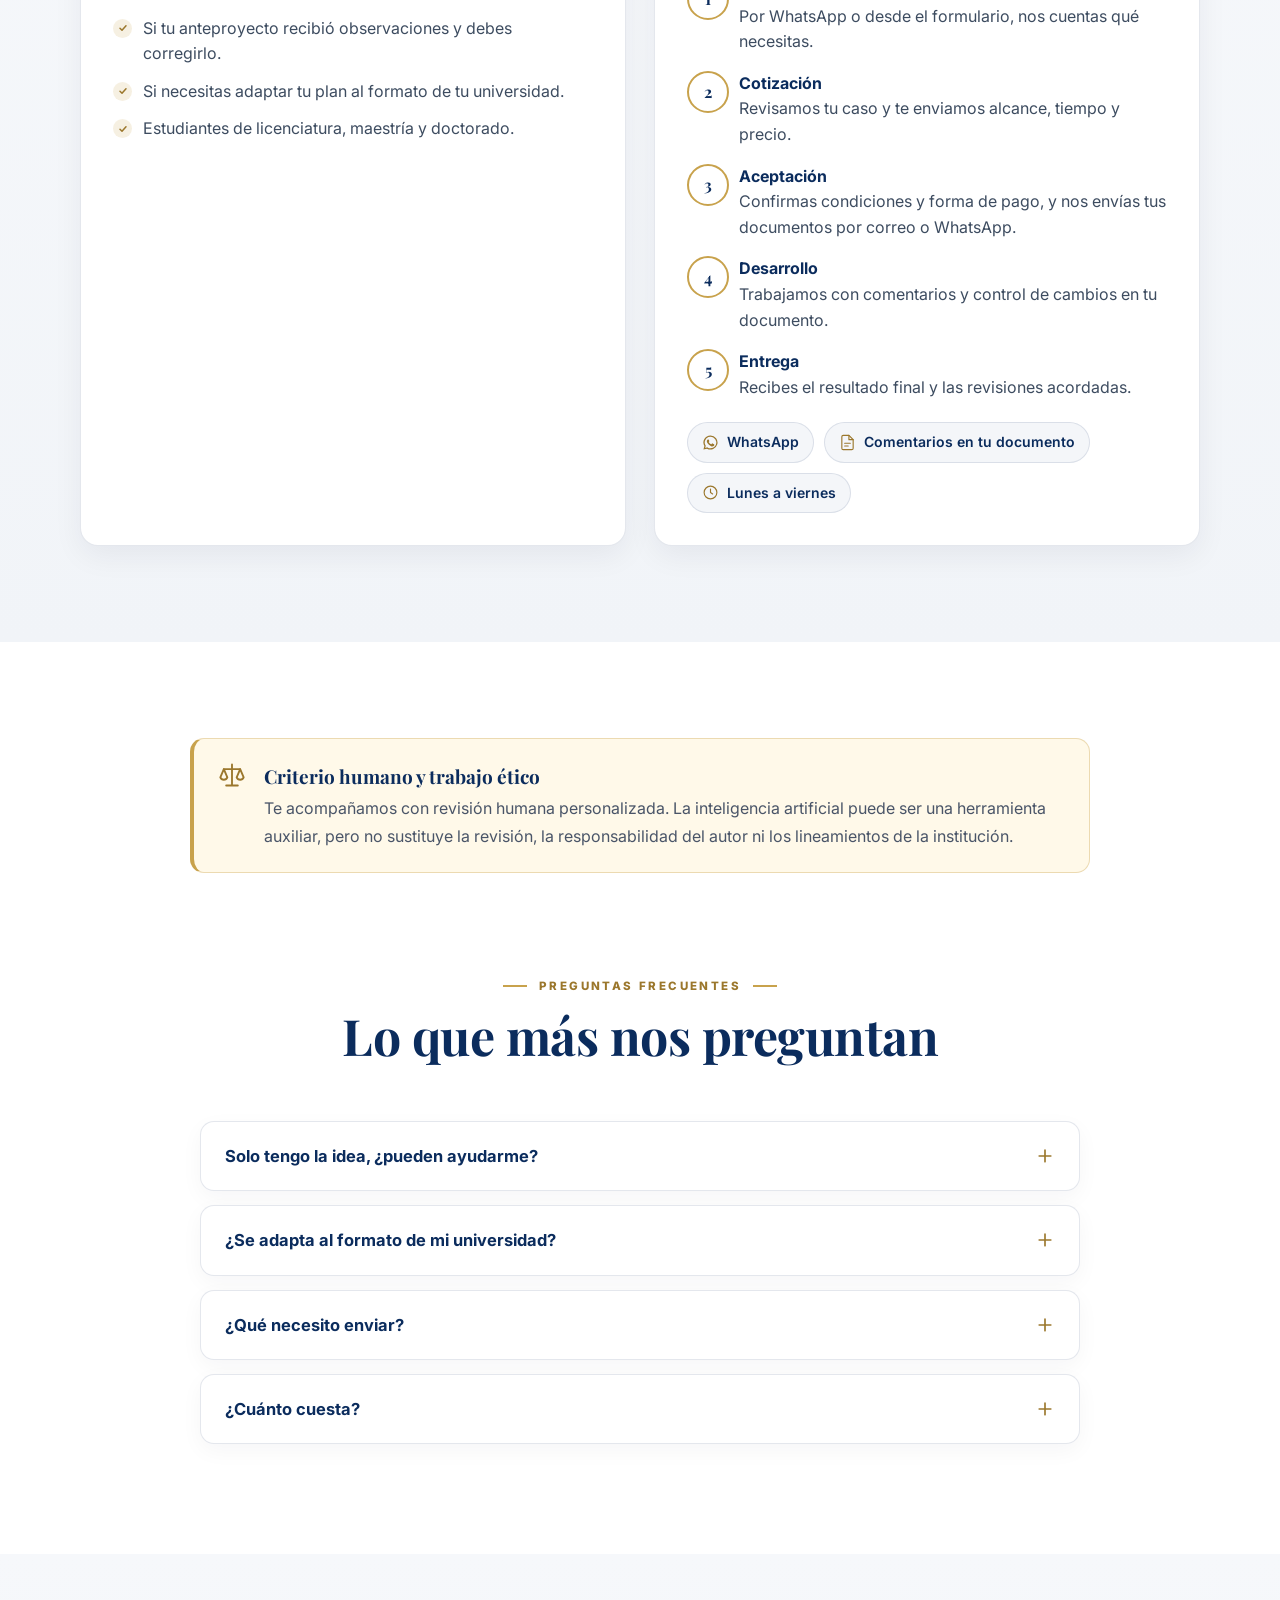
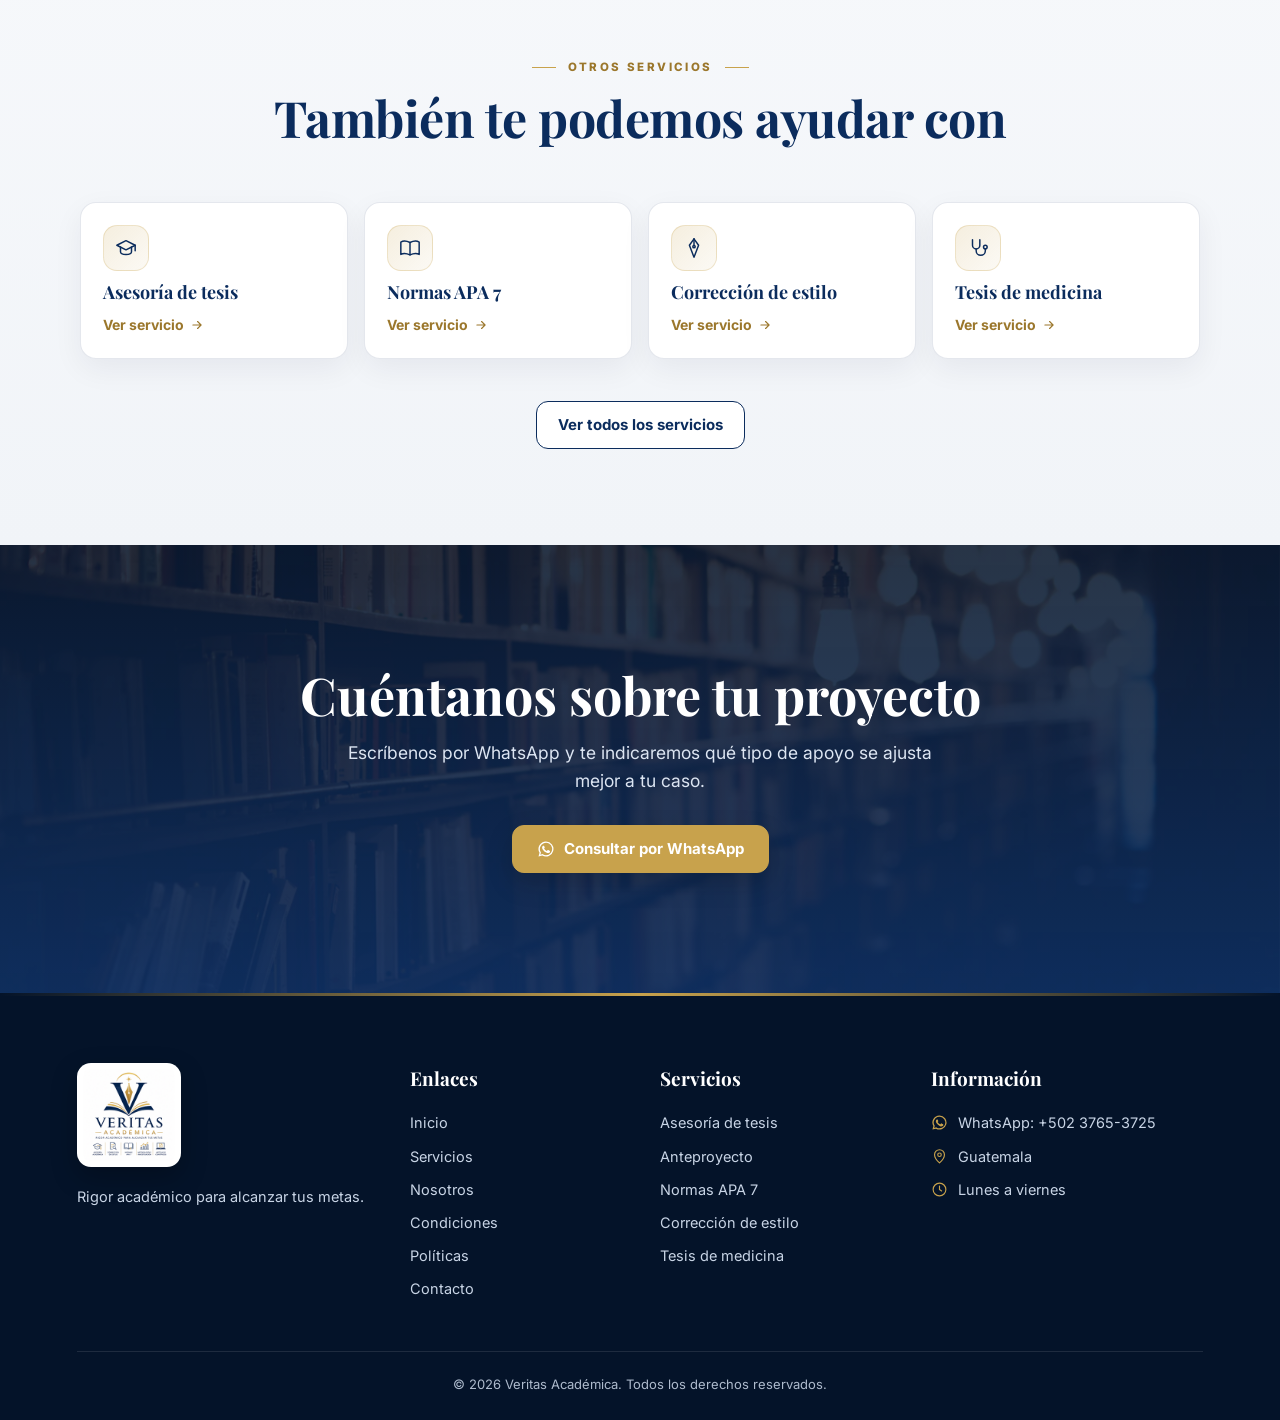
<file: anteproyecto-plan-de-investigacion.html>
<!DOCTYPE html>
<html lang="es">
<head>
    <meta charset="UTF-8">
    <meta name="viewport" content="width=device-width, initial-scale=1.0">
    <title>Anteproyecto y plan de investigación | Veritas Académica</title>
    <meta name="description" content="Apoyo virtual para tu anteproyecto o plan de investigación: problema, objetivos, justificación, hipótesis, variables, metodología y cronograma. Guatemala.">
    <meta name="author" content="Veritas Académica">
    <meta name="theme-color" content="#0B2C5D">
    <link rel="canonical" href="https://veritasacademica.github.io/veritas-academica/anteproyecto-plan-de-investigacion.html">
    <meta property="og:type" content="website">
    <meta property="og:site_name" content="Veritas Académica">
    <meta property="og:locale" content="es_GT">
    <meta property="og:url" content="https://veritasacademica.github.io/veritas-academica/anteproyecto-plan-de-investigacion.html">
    <meta property="og:title" content="Anteproyecto y plan de investigación | Veritas Académica">
    <meta property="og:description" content="Apoyo virtual para tu anteproyecto o plan de investigación: problema, objetivos, justificación, hipótesis, variables, metodología y cronograma. Guatemala.">
    <meta property="og:image" content="https://veritasacademica.github.io/veritas-academica/img/compartir.jpg">
    <meta property="og:image:width" content="1200">
    <meta property="og:image:height" content="630">
    <meta name="twitter:card" content="summary_large_image">
    <link rel="icon" type="image/png" href="img/favicon.png">
    <link rel="apple-touch-icon" href="img/logo-veritas.png">
    <link rel="preconnect" href="https://fonts.googleapis.com">
    <link rel="preconnect" href="https://fonts.gstatic.com" crossorigin>
    <link href="https://fonts.googleapis.com/css2?family=Inter:wght@400;500;600;700;800&family=Playfair+Display:ital,wght@0,600;0,700;1,600&display=swap" rel="stylesheet">
    <link rel="stylesheet" href="css/estilos.css">
    <script>document.documentElement.classList.add('js')</script>
    <script type="application/ld+json">
    {
        "@context": "https://schema.org",
        "@graph": [
            {
                "@type": "Service",
                "name": "Anteproyecto y plan de investigación",
                "serviceType": "Anteproyecto",
                "description": "Apoyo virtual para tu anteproyecto o plan de investigación: problema, objetivos, justificación, hipótesis, variables, metodología y cronograma. Guatemala.",
                "url": "https://veritasacademica.github.io/veritas-academica/anteproyecto-plan-de-investigacion.html",
                "areaServed": {
                    "@type": "Country",
                    "name": "Guatemala"
                },
                "availableChannel": {
                    "@type": "ServiceChannel",
                    "serviceUrl": "https://veritasacademica.github.io/veritas-academica/anteproyecto-plan-de-investigacion.html",
                    "servicePhone": "+502 3765-3725"
                },
                "provider": {
                    "@type": "ProfessionalService",
                    "@id": "https://veritasacademica.github.io/veritas-academica/#negocio",
                    "name": "Veritas Académica",
                    "url": "https://veritasacademica.github.io/veritas-academica/",
                    "telephone": "+502 3765-3725"
                }
            },
            {
                "@type": "BreadcrumbList",
                "itemListElement": [
                    {
                        "@type": "ListItem",
                        "position": 1,
                        "name": "Inicio",
                        "item": "https://veritasacademica.github.io/veritas-academica/"
                    },
                    {
                        "@type": "ListItem",
                        "position": 2,
                        "name": "Servicios",
                        "item": "https://veritasacademica.github.io/veritas-academica/servicios.html"
                    },
                    {
                        "@type": "ListItem",
                        "position": 3,
                        "name": "Anteproyecto",
                        "item": "https://veritasacademica.github.io/veritas-academica/anteproyecto-plan-de-investigacion.html"
                    }
                ]
            }
        ]
    }
    </script>
</head>

<body>
<!--CABECERA-->
<div class="topbar">
    <div class="topbar-contenido">
        <a href="https://wa.me/50237653725" target="_blank" rel="noopener noreferrer"><svg class="ico" aria-hidden="true"><use href="img/iconos.svg#whatsapp"/></svg>WhatsApp: +502 3765-3725</a>
        <span><svg class="ico" aria-hidden="true"><use href="img/iconos.svg#ubicacion"/></svg>Guatemala · Lunes a viernes</span>
    </div>
</div>

<header class="header" id="cabecera">
    <a href="index.html" class="brand" aria-label="Veritas Académica, ir al inicio">
        <img src="img/logo-veritas.png" alt="Logo Veritas Académica" width="58" height="58">
        <div><strong>Veritas</strong><span>Académica</span></div>
    </a>
    <nav class="nav" id="nav" aria-label="Menú principal">
        <a href="index.html">Inicio</a>
        <a href="servicios.html" data-pagina="servicios" class="active">Servicios</a>
        <a href="index.html#nosotros">Nosotros</a>
        <a href="condiciones.html" data-pagina="condiciones">Condiciones</a>
        <a href="politicas.html" data-pagina="politicas">Políticas</a>
        <a href="contacto.html" data-pagina="contacto">Contacto</a>
        <a class="btn-primary nav-cta" href="https://wa.me/50237653725?text=Hola%2C%20quisiera%20solicitar%20informaci%C3%B3n%20sobre%20sus%20servicios%20de%20asesor%C3%ADa%20acad%C3%A9mica." target="_blank" rel="noopener noreferrer">Solicitar asesoría</a>
    </nav>
    <a class="btn-header" href="https://wa.me/50237653725?text=Hola%2C%20quisiera%20solicitar%20informaci%C3%B3n%20sobre%20sus%20servicios%20de%20asesor%C3%ADa%20acad%C3%A9mica." target="_blank" rel="noopener noreferrer">Solicitar asesoría</a>
    <button class="menu-btn" id="menuBtn" aria-label="Abrir menú" aria-expanded="false" aria-controls="nav"><svg class="ico" aria-hidden="true"><use href="img/iconos.svg#menu"/></svg></button>
</header>
<!--/CABECERA-->

<main>
    <section class="page-hero">
        <div class="banda-fondo" data-parallax style="background-image:url('img/planificacion.webp')"></div>
        <nav class="miga" aria-label="Ruta"><a href="index.html">Inicio</a><span>›</span><a href="servicios.html">Servicios</a><span>›</span><span>Anteproyecto</span></nav>
        <h1>Anteproyecto y plan de investigación</h1>
        <p>Te ayudamos a construir el diseño inicial de tu investigación con orden, claridad y coherencia académica, siguiendo las guías de tu universidad.</p>
        <div class="hero-botones">
            <a class="btn-dorado" href="https://wa.me/50237653725?text=Hola%2C%20vengo%20de%20la%20p%C3%A1gina%20web.%20Me%20interesa%20el%20apoyo%20con%20mi%20anteproyecto%20o%20plan%20de%20investigaci%C3%B3n." target="_blank" rel="noopener noreferrer"><svg class="ico" aria-hidden="true"><use href="img/iconos.svg#whatsapp"/></svg>Consultar por WhatsApp</a>
            <a class="btn-secondary" href="servicios.html#paquetes">Ver paquetes</a>
        </div>
    </section>

    <section class="seccion">
        <div class="titulo-seccion reveal">
            <span>Qué incluye</span>
            <h2>Así te acompañamos</h2>
            <p>El alcance exacto se define en la cotización, según lo que necesite tu proyecto.</p>
        </div>
        <div class="incluye-grid">
            <div class="item-check reveal" style="--retraso:0s"><svg class="ico" aria-hidden="true"><use href="img/iconos.svg#check"/></svg><div><strong>Problema de investigación</strong><p>Planteamiento claro y delimitado del problema que vas a estudiar.</p></div></div>
            <div class="item-check reveal" style="--retraso:0.08s"><svg class="ico" aria-hidden="true"><use href="img/iconos.svg#check"/></svg><div><strong>Objetivos y justificación</strong><p>Objetivo general, objetivos específicos y justificación coherentes entre sí.</p></div></div>
            <div class="item-check reveal" style="--retraso:0s"><svg class="ico" aria-hidden="true"><use href="img/iconos.svg#check"/></svg><div><strong>Hipótesis y variables</strong><p>Formulación de hipótesis y definición de variables, cuando tu estudio las requiere.</p></div></div>
            <div class="item-check reveal" style="--retraso:0.08s"><svg class="ico" aria-hidden="true"><use href="img/iconos.svg#check"/></svg><div><strong>Diseño metodológico</strong><p>Enfoque cualitativo, cuantitativo o mixto, instrumentos y diseño del estudio.</p></div></div>
            <div class="item-check reveal" style="--retraso:0s"><svg class="ico" aria-hidden="true"><use href="img/iconos.svg#check"/></svg><div><strong>Cronograma</strong><p>Organización de las etapas de tu investigación en el tiempo.</p></div></div>
            <div class="item-check reveal" style="--retraso:0.08s"><svg class="ico" aria-hidden="true"><use href="img/iconos.svg#check"/></svg><div><strong>Estructura básica</strong><p>Orden del documento según el formato que pide tu institución.</p></div></div>
        </div>
    </section>

    <section class="seccion seccion-clara">
        <div class="dos-columnas">
            <div class="bloque reveal">
                <span class="sobretitulo">Para quién es</span>
                <h2>¿Es para ti?</h2>
                <ul class="lista-check">
                    <li>Si solo tienes la idea y no sabes por dónde empezar.</li>
                    <li>Si tu anteproyecto recibió observaciones y debes corregirlo.</li>
                    <li>Si necesitas adaptar tu plan al formato de tu universidad.</li>
                    <li>Estudiantes de licenciatura, maestría y doctorado.</li>
                </ul>
            </div>
            <div class="bloque reveal" style="--retraso:.1s">
                <span class="sobretitulo">Cómo trabajamos</span>
                <h2>Atención 100 % virtual</h2>
                <ol class="pasos-lista">
                    <li><div><strong>Nos escribes</strong>Por WhatsApp o desde el formulario, nos cuentas qué necesitas.</div></li>
                    <li><div><strong>Cotización</strong>Revisamos tu caso y te enviamos alcance, tiempo y precio.</div></li>
                    <li><div><strong>Aceptación</strong>Confirmas condiciones y forma de pago, y nos envías tus documentos por correo o WhatsApp.</div></li>
                    <li><div><strong>Desarrollo</strong>Trabajamos con comentarios y control de cambios en tu documento.</div></li>
                    <li><div><strong>Entrega</strong>Recibes el resultado final y las revisiones acordadas.</div></li>
                </ol>
                <div class="modalidad">
                    <span><svg class="ico" aria-hidden="true"><use href="img/iconos.svg#whatsapp"/></svg>WhatsApp</span>
                    <span><svg class="ico" aria-hidden="true"><use href="img/iconos.svg#documento"/></svg>Comentarios en tu documento</span>
                    <span><svg class="ico" aria-hidden="true"><use href="img/iconos.svg#reloj"/></svg>Lunes a viernes</span>
                </div>
            </div>
        </div>
    </section>

    <section class="seccion" style="padding-bottom:40px">
        <div class="nota-etica reveal">
            <svg class="ico" aria-hidden="true"><use href="img/iconos.svg#balanza"/></svg>
            <div>
                <strong>Criterio humano y trabajo ético</strong>
                <p>Te acompañamos con revisión humana personalizada. La inteligencia artificial puede ser una herramienta auxiliar, pero no sustituye la revisión, la responsabilidad del autor ni los lineamientos de la institución.</p>
            </div>
        </div>
    </section>

    <section class="seccion" id="faq" style="padding-top:56px">
        <div class="titulo-seccion reveal">
            <span>Preguntas frecuentes</span>
            <h2>Lo que más nos preguntan</h2>
        </div>
        <div class="faq">
            <details class="reveal">
                <summary>Solo tengo la idea, ¿pueden ayudarme? <svg class="ico" aria-hidden="true"><use href="img/iconos.svg#mas"/></svg></summary>
                <p>Sí. Cuéntanos tu idea y te orientamos para convertirla en un tema y un planteamiento de investigación. Puedes empezar con una orientación inicial gratuita.</p>
            </details>
            <details class="reveal">
                <summary>¿Se adapta al formato de mi universidad? <svg class="ico" aria-hidden="true"><use href="img/iconos.svg#mas"/></svg></summary>
                <p>Sí. Trabajamos con las guías, normativos y rúbricas que nos proporciones, de USAC, UMG, URL, UVG, UFM u otra institución.</p>
            </details>
            <details class="reveal">
                <summary>¿Qué necesito enviar? <svg class="ico" aria-hidden="true"><use href="img/iconos.svg#mas"/></svg></summary>
                <p>Las instrucciones de tu universidad, el avance que tengas (si existe), las observaciones de tu asesor y la fecha aproximada de entrega.</p>
            </details>
            <details class="reveal">
                <summary>¿Cuánto cuesta? <svg class="ico" aria-hidden="true"><use href="img/iconos.svg#mas"/></svg></summary>
                <p>Se cotiza a la medida según el alcance, el nivel académico, la urgencia y el estado actual del proyecto.</p>
            </details>
        </div>
    </section>

    <section class="seccion seccion-clara">
        <div class="titulo-seccion reveal">
            <span>Otros servicios</span>
            <h2>También te podemos ayudar con</h2>
        </div>
        <div class="otros-servicios">
            <a class="otro reveal" style="--retraso:0s" href="asesoria-de-tesis.html"><div class="icono"><svg class="ico" aria-hidden="true"><use href="img/iconos.svg#tesis"/></svg></div><strong>Asesoría de tesis</strong><span>Ver servicio <svg class="ico" aria-hidden="true"><use href="img/iconos.svg#flecha"/></svg></span></a>
            <a class="otro reveal" style="--retraso:0.08s" href="normas-apa-7.html"><div class="icono"><svg class="ico" aria-hidden="true"><use href="img/iconos.svg#libro"/></svg></div><strong>Normas APA 7</strong><span>Ver servicio <svg class="ico" aria-hidden="true"><use href="img/iconos.svg#flecha"/></svg></span></a>
            <a class="otro reveal" style="--retraso:0.16s" href="correccion-de-estilo.html"><div class="icono"><svg class="ico" aria-hidden="true"><use href="img/iconos.svg#pluma"/></svg></div><strong>Corrección de estilo</strong><span>Ver servicio <svg class="ico" aria-hidden="true"><use href="img/iconos.svg#flecha"/></svg></span></a>
            <a class="otro reveal" style="--retraso:0.24s" href="tesis-de-medicina.html"><div class="icono"><svg class="ico" aria-hidden="true"><use href="img/iconos.svg#salud"/></svg></div><strong>Tesis de medicina</strong><span>Ver servicio <svg class="ico" aria-hidden="true"><use href="img/iconos.svg#flecha"/></svg></span></a>
        </div>
        <div class="centrado reveal">
            <a class="btn-secondary" href="servicios.html">Ver todos los servicios</a>
        </div>
    </section>

    <section class="cta-final">
        <div class="banda-fondo" data-parallax style="background-image:url('img/biblioteca.webp')"></div>
        <div class="reveal">
            <h2>Cuéntanos sobre tu proyecto</h2>
            <p>Escríbenos por WhatsApp y te indicaremos qué tipo de apoyo se ajusta mejor a tu caso.</p>
            <a class="btn-primary" href="https://wa.me/50237653725?text=Hola%2C%20vengo%20de%20la%20p%C3%A1gina%20web.%20Me%20interesa%20el%20apoyo%20con%20mi%20anteproyecto%20o%20plan%20de%20investigaci%C3%B3n." target="_blank" rel="noopener noreferrer"><svg class="ico" aria-hidden="true"><use href="img/iconos.svg#whatsapp"/></svg>Consultar por WhatsApp</a>
        </div>
    </section>
</main>

<!--PIE-->
<footer class="footer">
    <div class="footer-grid">
        <div>
            <img src="img/logo-veritas.png" alt="Logo Veritas Académica" class="footer-logo" width="104" height="104" loading="lazy">
            <p>Rigor académico para alcanzar tus metas.</p>
        </div>

        <div>
            <h4>Enlaces</h4>
            <a href="index.html">Inicio</a>
            <a href="servicios.html">Servicios</a>
            <a href="index.html#nosotros">Nosotros</a>
            <a href="condiciones.html">Condiciones</a>
            <a href="politicas.html">Políticas</a>
            <a href="contacto.html">Contacto</a>
        </div>

        <div>
            <h4>Servicios</h4>
            <a href="asesoria-de-tesis.html">Asesoría de tesis</a>
            <a href="anteproyecto-plan-de-investigacion.html">Anteproyecto</a>
            <a href="normas-apa-7.html">Normas APA 7</a>
            <a href="correccion-de-estilo.html">Corrección de estilo</a>
            <a href="tesis-de-medicina.html">Tesis de medicina</a>
        </div>

        <div>
            <h4>Información</h4>
            <a class="footer-dato" href="https://wa.me/50237653725" target="_blank" rel="noopener noreferrer"><svg class="ico" aria-hidden="true"><use href="img/iconos.svg#whatsapp"/></svg>WhatsApp: +502 3765-3725</a>
            <p class="footer-dato"><svg class="ico" aria-hidden="true"><use href="img/iconos.svg#ubicacion"/></svg>Guatemala</p>
            <p class="footer-dato"><svg class="ico" aria-hidden="true"><use href="img/iconos.svg#reloj"/></svg>Lunes a viernes</p>
        </div>
    </div>

    <div class="footer-bottom">
        © 2026 Veritas Académica. Todos los derechos reservados.
    </div>
</footer>

<a class="whatsapp-float" href="https://wa.me/50237653725?text=Hola%2C%20quisiera%20solicitar%20informaci%C3%B3n%20sobre%20sus%20servicios%20de%20asesor%C3%ADa%20acad%C3%A9mica." target="_blank" rel="noopener noreferrer" aria-label="Escribir por WhatsApp"><svg class="ico" aria-hidden="true"><use href="img/iconos.svg#whatsapp"/></svg></a>
<button class="top-button" id="topButton" aria-label="Volver arriba"><svg class="ico" aria-hidden="true"><use href="img/iconos.svg#arriba"/></svg></button>
<!--/PIE-->

<script src="js/script.js"></script>
</body>
</html>
</file>
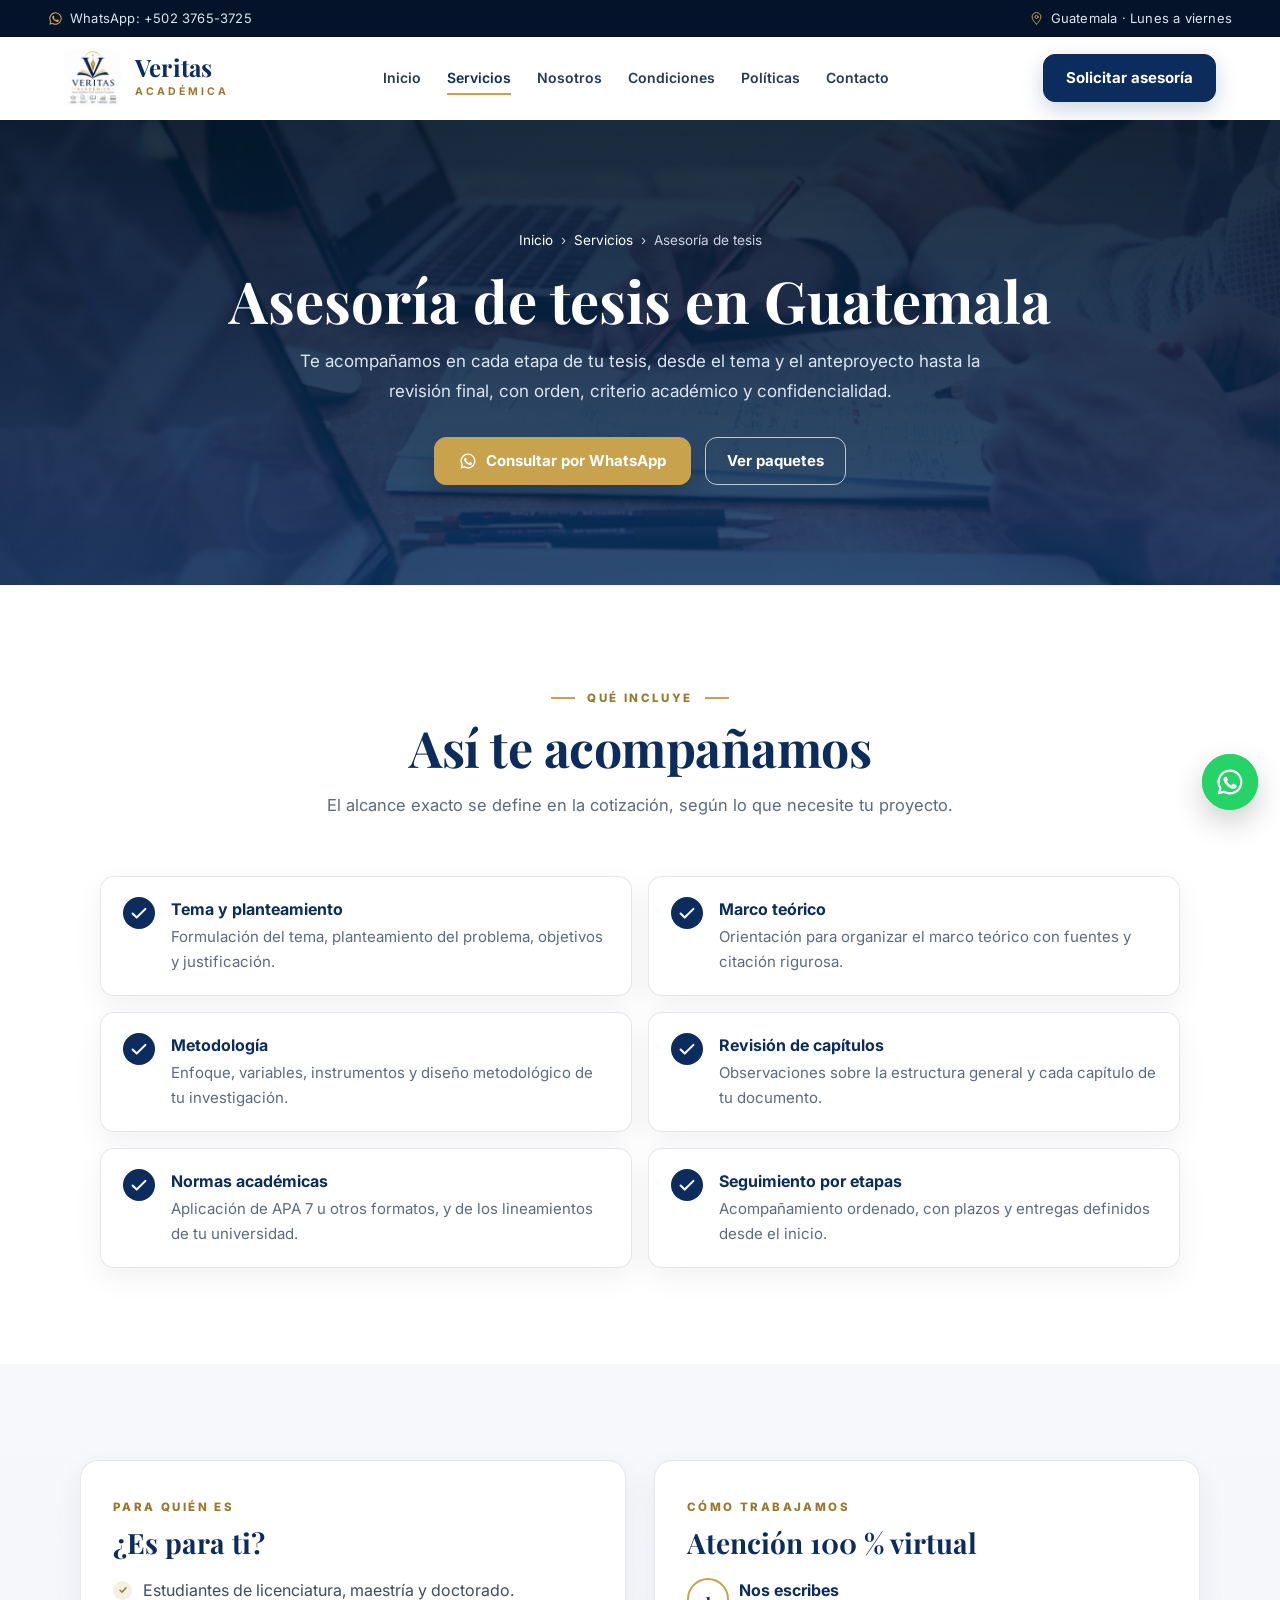
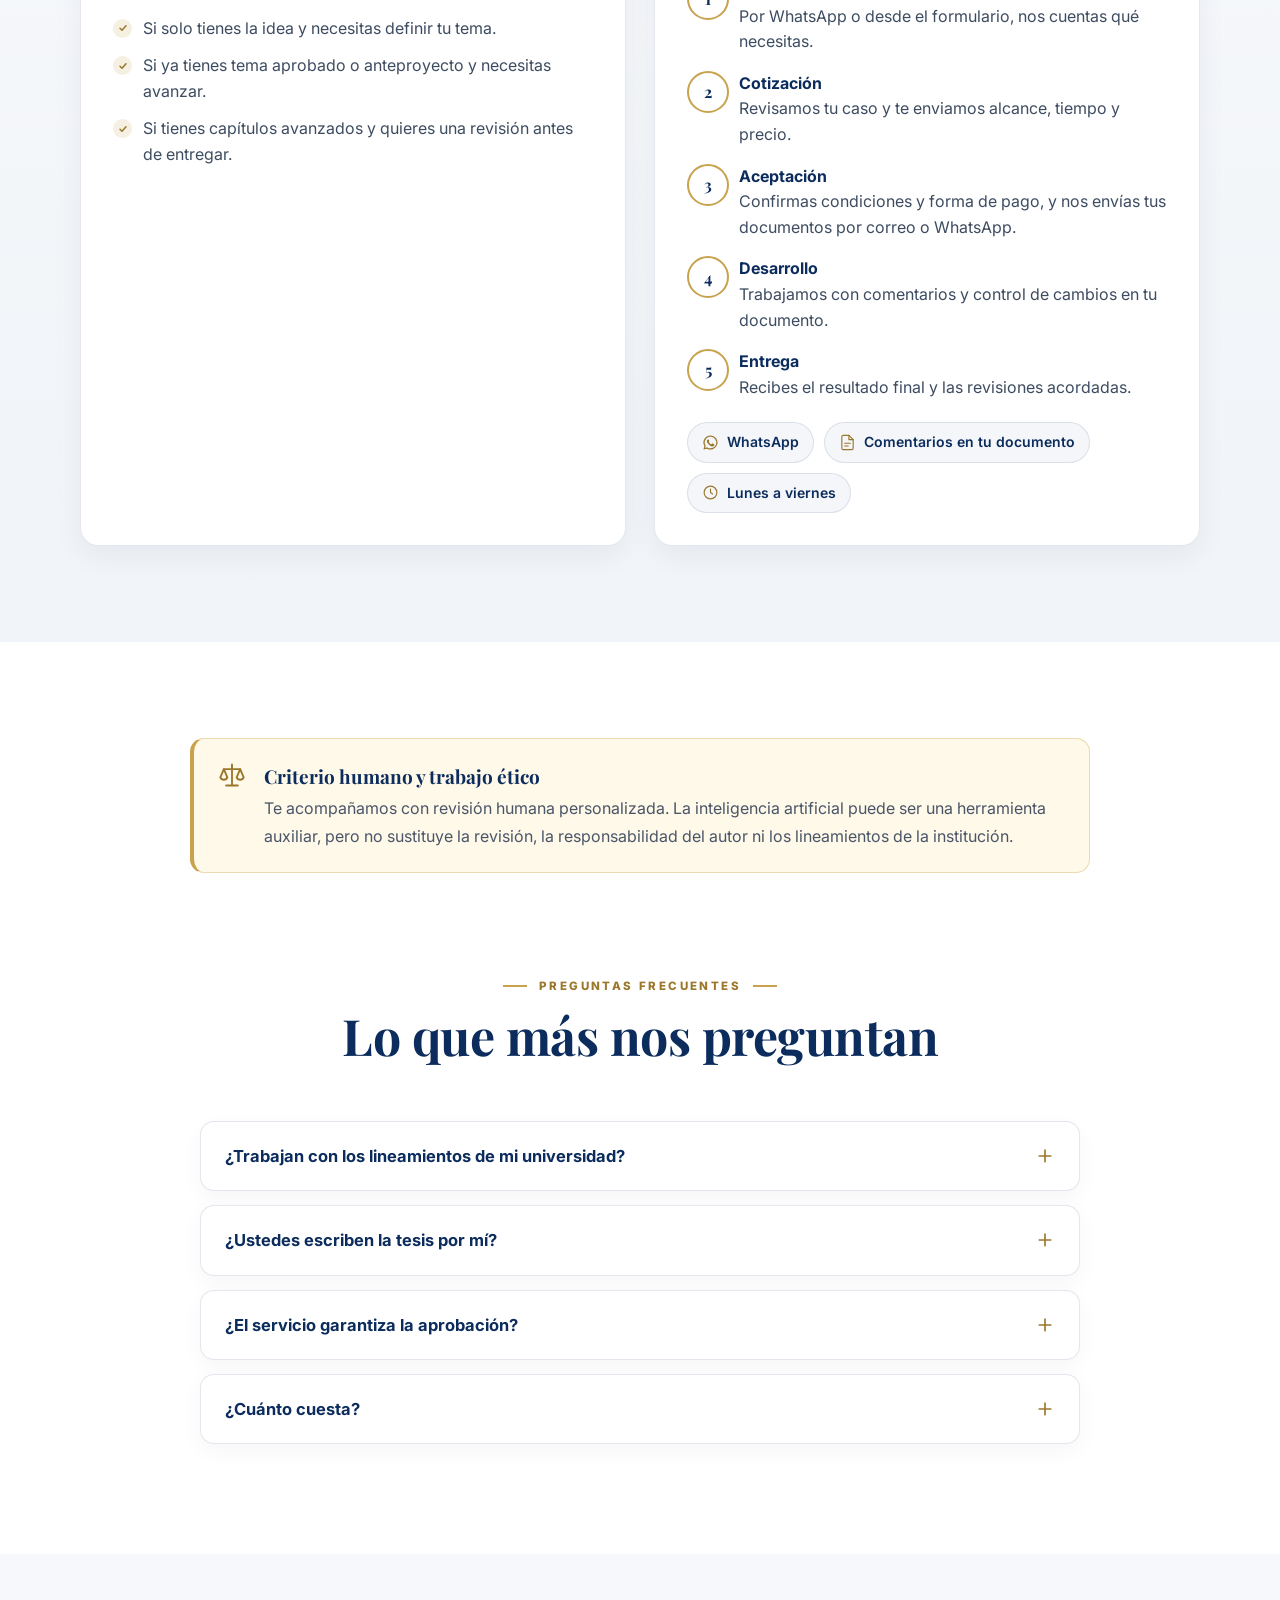
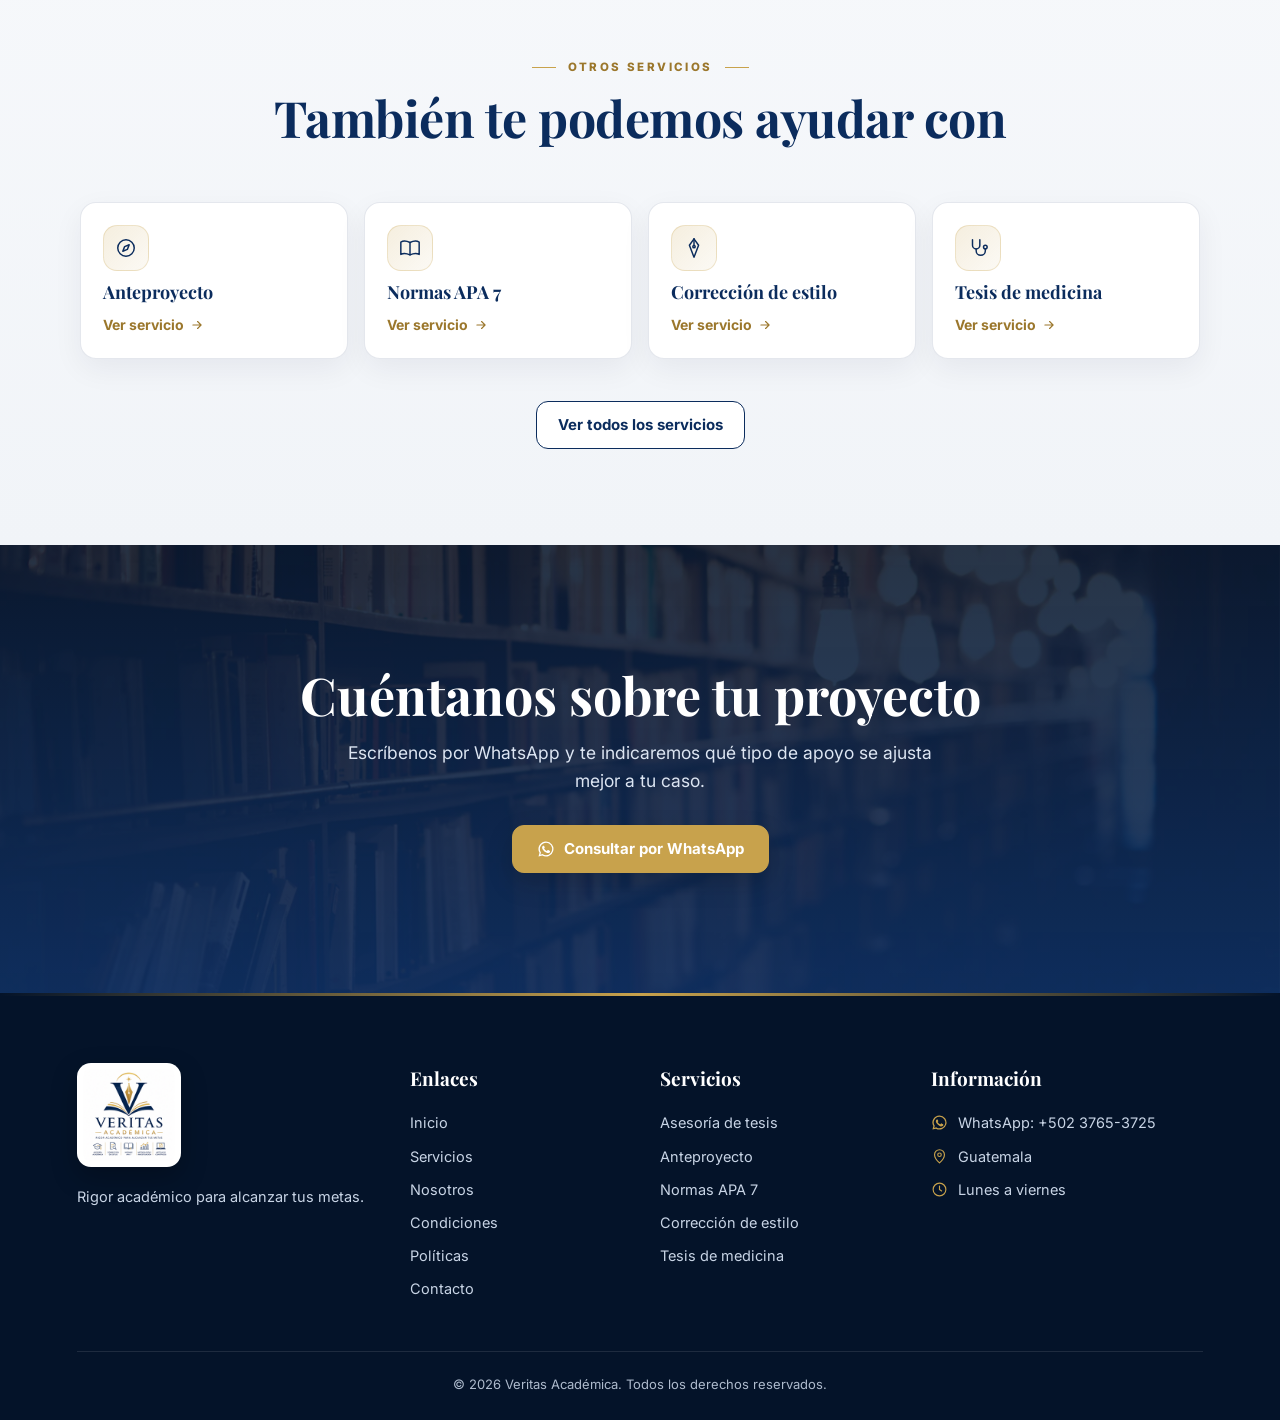
<file: asesoria-de-tesis.html>
<!DOCTYPE html>
<html lang="es">
<head>
    <meta charset="UTF-8">
    <meta name="viewport" content="width=device-width, initial-scale=1.0">
    <title>Asesoría de tesis en Guatemala | Veritas Académica</title>
    <meta name="description" content="Asesoría de tesis virtual en Guatemala: tema, anteproyecto, marco teórico, metodología y revisión de capítulos. Atención por WhatsApp, con ética y confidencialidad.">
    <meta name="author" content="Veritas Académica">
    <meta name="theme-color" content="#0B2C5D">
    <link rel="canonical" href="https://veritasacademica.github.io/veritas-academica/asesoria-de-tesis.html">
    <meta property="og:type" content="website">
    <meta property="og:site_name" content="Veritas Académica">
    <meta property="og:locale" content="es_GT">
    <meta property="og:url" content="https://veritasacademica.github.io/veritas-academica/asesoria-de-tesis.html">
    <meta property="og:title" content="Asesoría de tesis en Guatemala | Veritas Académica">
    <meta property="og:description" content="Asesoría de tesis virtual en Guatemala: tema, anteproyecto, marco teórico, metodología y revisión de capítulos. Atención por WhatsApp, con ética y confidencialidad.">
    <meta property="og:image" content="https://veritasacademica.github.io/veritas-academica/img/compartir.jpg">
    <meta property="og:image:width" content="1200">
    <meta property="og:image:height" content="630">
    <meta name="twitter:card" content="summary_large_image">
    <link rel="icon" type="image/png" href="img/favicon.png">
    <link rel="apple-touch-icon" href="img/logo-veritas.png">
    <link rel="preconnect" href="https://fonts.googleapis.com">
    <link rel="preconnect" href="https://fonts.gstatic.com" crossorigin>
    <link href="https://fonts.googleapis.com/css2?family=Inter:wght@400;500;600;700;800&family=Playfair+Display:ital,wght@0,600;0,700;1,600&display=swap" rel="stylesheet">
    <link rel="stylesheet" href="css/estilos.css">
    <script>document.documentElement.classList.add('js')</script>
    <script type="application/ld+json">
    {
        "@context": "https://schema.org",
        "@graph": [
            {
                "@type": "Service",
                "name": "Asesoría de tesis en Guatemala",
                "serviceType": "Asesoría de tesis",
                "description": "Asesoría de tesis virtual en Guatemala: tema, anteproyecto, marco teórico, metodología y revisión de capítulos. Atención por WhatsApp, con ética y confidencialidad.",
                "url": "https://veritasacademica.github.io/veritas-academica/asesoria-de-tesis.html",
                "areaServed": {
                    "@type": "Country",
                    "name": "Guatemala"
                },
                "availableChannel": {
                    "@type": "ServiceChannel",
                    "serviceUrl": "https://veritasacademica.github.io/veritas-academica/asesoria-de-tesis.html",
                    "servicePhone": "+502 3765-3725"
                },
                "provider": {
                    "@type": "ProfessionalService",
                    "@id": "https://veritasacademica.github.io/veritas-academica/#negocio",
                    "name": "Veritas Académica",
                    "url": "https://veritasacademica.github.io/veritas-academica/",
                    "telephone": "+502 3765-3725"
                }
            },
            {
                "@type": "BreadcrumbList",
                "itemListElement": [
                    {
                        "@type": "ListItem",
                        "position": 1,
                        "name": "Inicio",
                        "item": "https://veritasacademica.github.io/veritas-academica/"
                    },
                    {
                        "@type": "ListItem",
                        "position": 2,
                        "name": "Servicios",
                        "item": "https://veritasacademica.github.io/veritas-academica/servicios.html"
                    },
                    {
                        "@type": "ListItem",
                        "position": 3,
                        "name": "Asesoría de tesis",
                        "item": "https://veritasacademica.github.io/veritas-academica/asesoria-de-tesis.html"
                    }
                ]
            }
        ]
    }
    </script>
</head>

<body>
<!--CABECERA-->
<div class="topbar">
    <div class="topbar-contenido">
        <a href="https://wa.me/50237653725" target="_blank" rel="noopener noreferrer"><svg class="ico" aria-hidden="true"><use href="img/iconos.svg#whatsapp"/></svg>WhatsApp: +502 3765-3725</a>
        <span><svg class="ico" aria-hidden="true"><use href="img/iconos.svg#ubicacion"/></svg>Guatemala · Lunes a viernes</span>
    </div>
</div>

<header class="header" id="cabecera">
    <a href="index.html" class="brand" aria-label="Veritas Académica, ir al inicio">
        <img src="img/logo-veritas.png" alt="Logo Veritas Académica" width="58" height="58">
        <div><strong>Veritas</strong><span>Académica</span></div>
    </a>
    <nav class="nav" id="nav" aria-label="Menú principal">
        <a href="index.html">Inicio</a>
        <a href="servicios.html" data-pagina="servicios" class="active">Servicios</a>
        <a href="index.html#nosotros">Nosotros</a>
        <a href="condiciones.html" data-pagina="condiciones">Condiciones</a>
        <a href="politicas.html" data-pagina="politicas">Políticas</a>
        <a href="contacto.html" data-pagina="contacto">Contacto</a>
        <a class="btn-primary nav-cta" href="https://wa.me/50237653725?text=Hola%2C%20quisiera%20solicitar%20informaci%C3%B3n%20sobre%20sus%20servicios%20de%20asesor%C3%ADa%20acad%C3%A9mica." target="_blank" rel="noopener noreferrer">Solicitar asesoría</a>
    </nav>
    <a class="btn-header" href="https://wa.me/50237653725?text=Hola%2C%20quisiera%20solicitar%20informaci%C3%B3n%20sobre%20sus%20servicios%20de%20asesor%C3%ADa%20acad%C3%A9mica." target="_blank" rel="noopener noreferrer">Solicitar asesoría</a>
    <button class="menu-btn" id="menuBtn" aria-label="Abrir menú" aria-expanded="false" aria-controls="nav"><svg class="ico" aria-hidden="true"><use href="img/iconos.svg#menu"/></svg></button>
</header>
<!--/CABECERA-->

<main>
    <section class="page-hero">
        <div class="banda-fondo" data-parallax style="background-image:url('img/tesis.webp')"></div>
        <nav class="miga" aria-label="Ruta"><a href="index.html">Inicio</a><span>›</span><a href="servicios.html">Servicios</a><span>›</span><span>Asesoría de tesis</span></nav>
        <h1>Asesoría de tesis en Guatemala</h1>
        <p>Te acompañamos en cada etapa de tu tesis, desde el tema y el anteproyecto hasta la revisión final, con orden, criterio académico y confidencialidad.</p>
        <div class="hero-botones">
            <a class="btn-dorado" href="https://wa.me/50237653725?text=Hola%2C%20vengo%20de%20la%20p%C3%A1gina%20web.%20Me%20interesa%20la%20asesor%C3%ADa%20de%20tesis." target="_blank" rel="noopener noreferrer"><svg class="ico" aria-hidden="true"><use href="img/iconos.svg#whatsapp"/></svg>Consultar por WhatsApp</a>
            <a class="btn-secondary" href="servicios.html#paquetes">Ver paquetes</a>
        </div>
    </section>

    <section class="seccion">
        <div class="titulo-seccion reveal">
            <span>Qué incluye</span>
            <h2>Así te acompañamos</h2>
            <p>El alcance exacto se define en la cotización, según lo que necesite tu proyecto.</p>
        </div>
        <div class="incluye-grid">
            <div class="item-check reveal" style="--retraso:0s"><svg class="ico" aria-hidden="true"><use href="img/iconos.svg#check"/></svg><div><strong>Tema y planteamiento</strong><p>Formulación del tema, planteamiento del problema, objetivos y justificación.</p></div></div>
            <div class="item-check reveal" style="--retraso:0.08s"><svg class="ico" aria-hidden="true"><use href="img/iconos.svg#check"/></svg><div><strong>Marco teórico</strong><p>Orientación para organizar el marco teórico con fuentes y citación rigurosa.</p></div></div>
            <div class="item-check reveal" style="--retraso:0s"><svg class="ico" aria-hidden="true"><use href="img/iconos.svg#check"/></svg><div><strong>Metodología</strong><p>Enfoque, variables, instrumentos y diseño metodológico de tu investigación.</p></div></div>
            <div class="item-check reveal" style="--retraso:0.08s"><svg class="ico" aria-hidden="true"><use href="img/iconos.svg#check"/></svg><div><strong>Revisión de capítulos</strong><p>Observaciones sobre la estructura general y cada capítulo de tu documento.</p></div></div>
            <div class="item-check reveal" style="--retraso:0s"><svg class="ico" aria-hidden="true"><use href="img/iconos.svg#check"/></svg><div><strong>Normas académicas</strong><p>Aplicación de APA 7 u otros formatos, y de los lineamientos de tu universidad.</p></div></div>
            <div class="item-check reveal" style="--retraso:0.08s"><svg class="ico" aria-hidden="true"><use href="img/iconos.svg#check"/></svg><div><strong>Seguimiento por etapas</strong><p>Acompañamiento ordenado, con plazos y entregas definidos desde el inicio.</p></div></div>
        </div>
    </section>

    <section class="seccion seccion-clara">
        <div class="dos-columnas">
            <div class="bloque reveal">
                <span class="sobretitulo">Para quién es</span>
                <h2>¿Es para ti?</h2>
                <ul class="lista-check">
                    <li>Estudiantes de licenciatura, maestría y doctorado.</li>
                    <li>Si solo tienes la idea y necesitas definir tu tema.</li>
                    <li>Si ya tienes tema aprobado o anteproyecto y necesitas avanzar.</li>
                    <li>Si tienes capítulos avanzados y quieres una revisión antes de entregar.</li>
                </ul>
            </div>
            <div class="bloque reveal" style="--retraso:.1s">
                <span class="sobretitulo">Cómo trabajamos</span>
                <h2>Atención 100 % virtual</h2>
                <ol class="pasos-lista">
                    <li><div><strong>Nos escribes</strong>Por WhatsApp o desde el formulario, nos cuentas qué necesitas.</div></li>
                    <li><div><strong>Cotización</strong>Revisamos tu caso y te enviamos alcance, tiempo y precio.</div></li>
                    <li><div><strong>Aceptación</strong>Confirmas condiciones y forma de pago, y nos envías tus documentos por correo o WhatsApp.</div></li>
                    <li><div><strong>Desarrollo</strong>Trabajamos con comentarios y control de cambios en tu documento.</div></li>
                    <li><div><strong>Entrega</strong>Recibes el resultado final y las revisiones acordadas.</div></li>
                </ol>
                <div class="modalidad">
                    <span><svg class="ico" aria-hidden="true"><use href="img/iconos.svg#whatsapp"/></svg>WhatsApp</span>
                    <span><svg class="ico" aria-hidden="true"><use href="img/iconos.svg#documento"/></svg>Comentarios en tu documento</span>
                    <span><svg class="ico" aria-hidden="true"><use href="img/iconos.svg#reloj"/></svg>Lunes a viernes</span>
                </div>
            </div>
        </div>
    </section>

    <section class="seccion" style="padding-bottom:40px">
        <div class="nota-etica reveal">
            <svg class="ico" aria-hidden="true"><use href="img/iconos.svg#balanza"/></svg>
            <div>
                <strong>Criterio humano y trabajo ético</strong>
                <p>Te acompañamos con revisión humana personalizada. La inteligencia artificial puede ser una herramienta auxiliar, pero no sustituye la revisión, la responsabilidad del autor ni los lineamientos de la institución.</p>
            </div>
        </div>
    </section>

    <section class="seccion" id="faq" style="padding-top:56px">
        <div class="titulo-seccion reveal">
            <span>Preguntas frecuentes</span>
            <h2>Lo que más nos preguntan</h2>
        </div>
        <div class="faq">
            <details class="reveal">
                <summary>¿Trabajan con los lineamientos de mi universidad? <svg class="ico" aria-hidden="true"><use href="img/iconos.svg#mas"/></svg></summary>
                <p>Sí. Adaptamos el trabajo a las guías y normativos que correspondan, incluidos lineamientos de USAC, UMG, URL, UVG, UFM u otra institución que nos proporciones.</p>
            </details>
            <details class="reveal">
                <summary>¿Ustedes escriben la tesis por mí? <svg class="ico" aria-hidden="true"><use href="img/iconos.svg#mas"/></svg></summary>
                <p>No. Te acompañamos y orientamos para que avances con claridad, pero la autoría y la responsabilidad del trabajo son tuyas, como establecen los lineamientos de tu institución.</p>
            </details>
            <details class="reveal">
                <summary>¿El servicio garantiza la aprobación? <svg class="ico" aria-hidden="true"><use href="img/iconos.svg#mas"/></svg></summary>
                <p>No. Veritas Académica ofrece asesoría y acompañamiento, pero los resultados dependen del cliente y de las decisiones de terceros.</p>
            </details>
            <details class="reveal">
                <summary>¿Cuánto cuesta? <svg class="ico" aria-hidden="true"><use href="img/iconos.svg#mas"/></svg></summary>
                <p>Se cotiza a la medida según el volumen del documento, el nivel académico, el alcance, la urgencia y el estado actual del proyecto. Escríbenos para revisar tu caso.</p>
            </details>
        </div>
    </section>

    <section class="seccion seccion-clara">
        <div class="titulo-seccion reveal">
            <span>Otros servicios</span>
            <h2>También te podemos ayudar con</h2>
        </div>
        <div class="otros-servicios">
            <a class="otro reveal" style="--retraso:0s" href="anteproyecto-plan-de-investigacion.html"><div class="icono"><svg class="ico" aria-hidden="true"><use href="img/iconos.svg#brujula"/></svg></div><strong>Anteproyecto</strong><span>Ver servicio <svg class="ico" aria-hidden="true"><use href="img/iconos.svg#flecha"/></svg></span></a>
            <a class="otro reveal" style="--retraso:0.08s" href="normas-apa-7.html"><div class="icono"><svg class="ico" aria-hidden="true"><use href="img/iconos.svg#libro"/></svg></div><strong>Normas APA 7</strong><span>Ver servicio <svg class="ico" aria-hidden="true"><use href="img/iconos.svg#flecha"/></svg></span></a>
            <a class="otro reveal" style="--retraso:0.16s" href="correccion-de-estilo.html"><div class="icono"><svg class="ico" aria-hidden="true"><use href="img/iconos.svg#pluma"/></svg></div><strong>Corrección de estilo</strong><span>Ver servicio <svg class="ico" aria-hidden="true"><use href="img/iconos.svg#flecha"/></svg></span></a>
            <a class="otro reveal" style="--retraso:0.24s" href="tesis-de-medicina.html"><div class="icono"><svg class="ico" aria-hidden="true"><use href="img/iconos.svg#salud"/></svg></div><strong>Tesis de medicina</strong><span>Ver servicio <svg class="ico" aria-hidden="true"><use href="img/iconos.svg#flecha"/></svg></span></a>
        </div>
        <div class="centrado reveal">
            <a class="btn-secondary" href="servicios.html">Ver todos los servicios</a>
        </div>
    </section>

    <section class="cta-final">
        <div class="banda-fondo" data-parallax style="background-image:url('img/biblioteca.webp')"></div>
        <div class="reveal">
            <h2>Cuéntanos sobre tu proyecto</h2>
            <p>Escríbenos por WhatsApp y te indicaremos qué tipo de apoyo se ajusta mejor a tu caso.</p>
            <a class="btn-primary" href="https://wa.me/50237653725?text=Hola%2C%20vengo%20de%20la%20p%C3%A1gina%20web.%20Me%20interesa%20la%20asesor%C3%ADa%20de%20tesis." target="_blank" rel="noopener noreferrer"><svg class="ico" aria-hidden="true"><use href="img/iconos.svg#whatsapp"/></svg>Consultar por WhatsApp</a>
        </div>
    </section>
</main>

<!--PIE-->
<footer class="footer">
    <div class="footer-grid">
        <div>
            <img src="img/logo-veritas.png" alt="Logo Veritas Académica" class="footer-logo" width="104" height="104" loading="lazy">
            <p>Rigor académico para alcanzar tus metas.</p>
        </div>

        <div>
            <h4>Enlaces</h4>
            <a href="index.html">Inicio</a>
            <a href="servicios.html">Servicios</a>
            <a href="index.html#nosotros">Nosotros</a>
            <a href="condiciones.html">Condiciones</a>
            <a href="politicas.html">Políticas</a>
            <a href="contacto.html">Contacto</a>
        </div>

        <div>
            <h4>Servicios</h4>
            <a href="asesoria-de-tesis.html">Asesoría de tesis</a>
            <a href="anteproyecto-plan-de-investigacion.html">Anteproyecto</a>
            <a href="normas-apa-7.html">Normas APA 7</a>
            <a href="correccion-de-estilo.html">Corrección de estilo</a>
            <a href="tesis-de-medicina.html">Tesis de medicina</a>
        </div>

        <div>
            <h4>Información</h4>
            <a class="footer-dato" href="https://wa.me/50237653725" target="_blank" rel="noopener noreferrer"><svg class="ico" aria-hidden="true"><use href="img/iconos.svg#whatsapp"/></svg>WhatsApp: +502 3765-3725</a>
            <p class="footer-dato"><svg class="ico" aria-hidden="true"><use href="img/iconos.svg#ubicacion"/></svg>Guatemala</p>
            <p class="footer-dato"><svg class="ico" aria-hidden="true"><use href="img/iconos.svg#reloj"/></svg>Lunes a viernes</p>
        </div>
    </div>

    <div class="footer-bottom">
        © 2026 Veritas Académica. Todos los derechos reservados.
    </div>
</footer>

<a class="whatsapp-float" href="https://wa.me/50237653725?text=Hola%2C%20quisiera%20solicitar%20informaci%C3%B3n%20sobre%20sus%20servicios%20de%20asesor%C3%ADa%20acad%C3%A9mica." target="_blank" rel="noopener noreferrer" aria-label="Escribir por WhatsApp"><svg class="ico" aria-hidden="true"><use href="img/iconos.svg#whatsapp"/></svg></a>
<button class="top-button" id="topButton" aria-label="Volver arriba"><svg class="ico" aria-hidden="true"><use href="img/iconos.svg#arriba"/></svg></button>
<!--/PIE-->

<script src="js/script.js"></script>
</body>
</html>
</file>
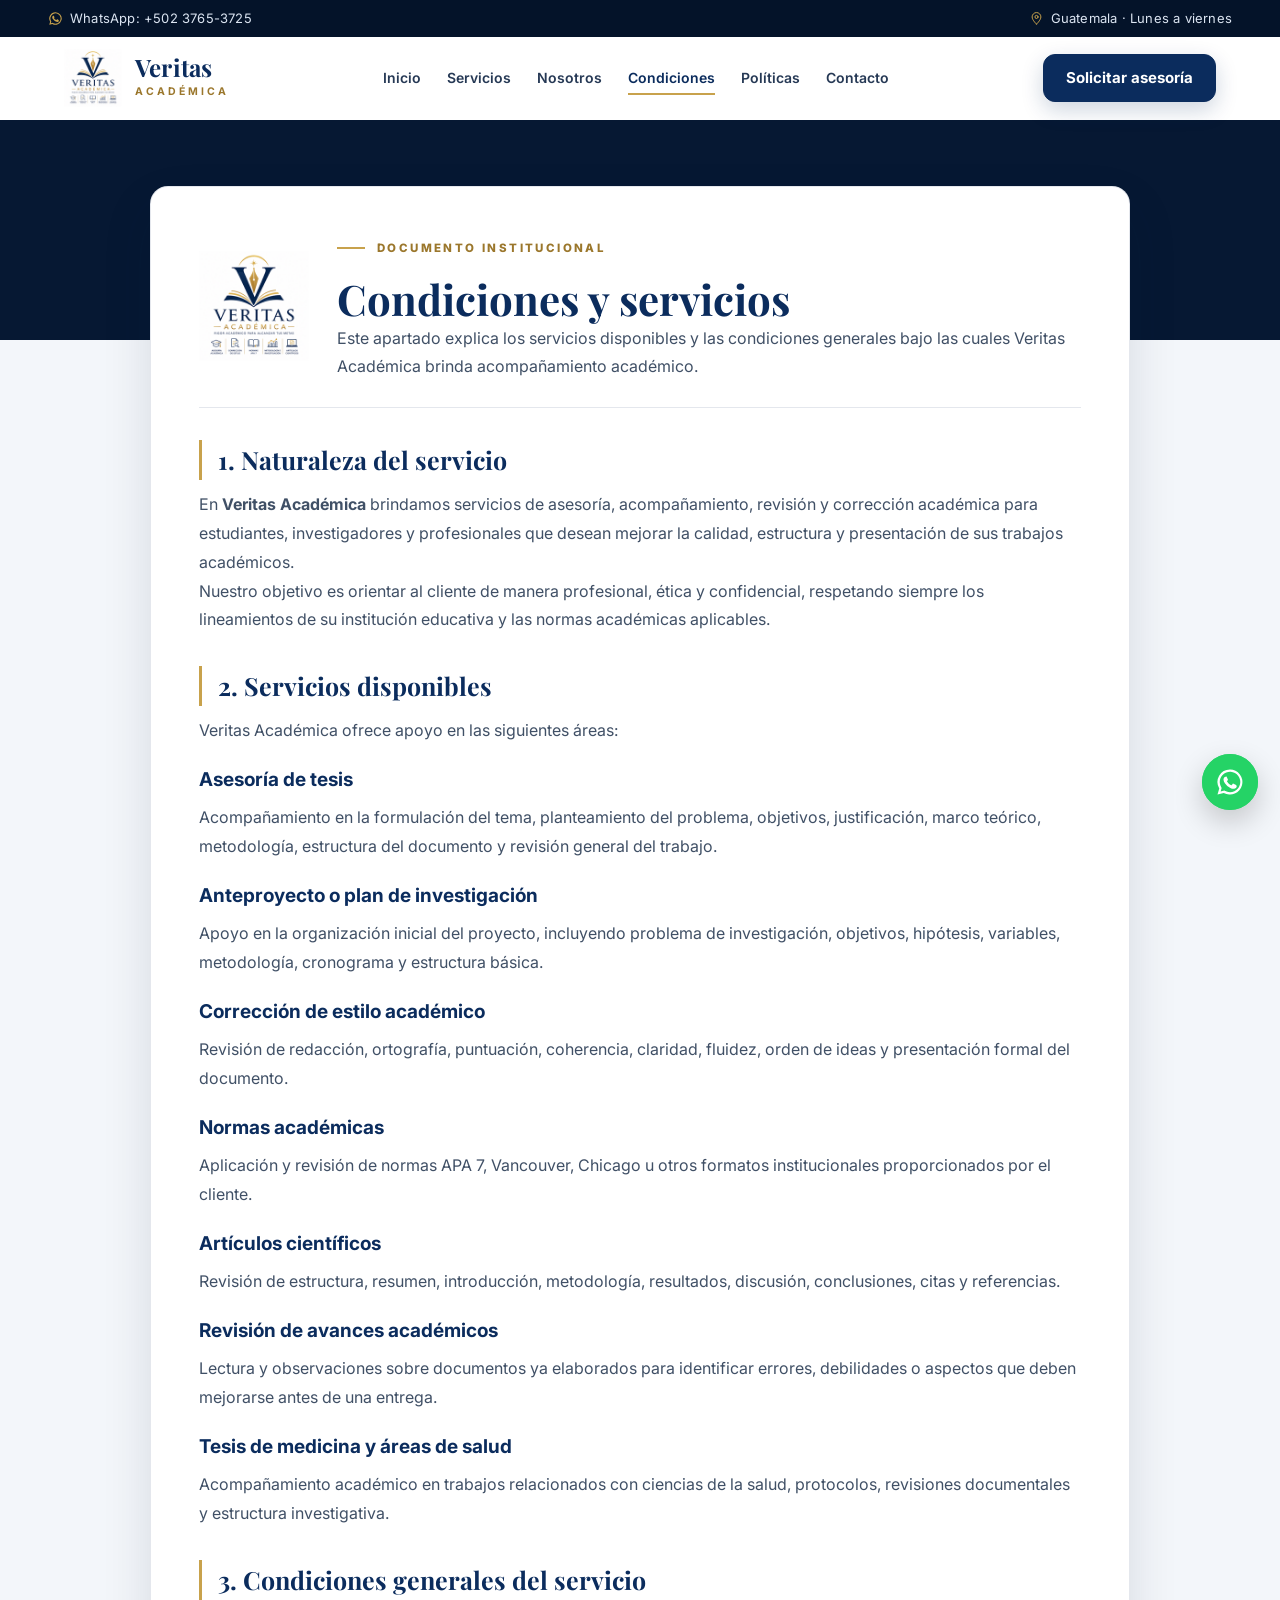
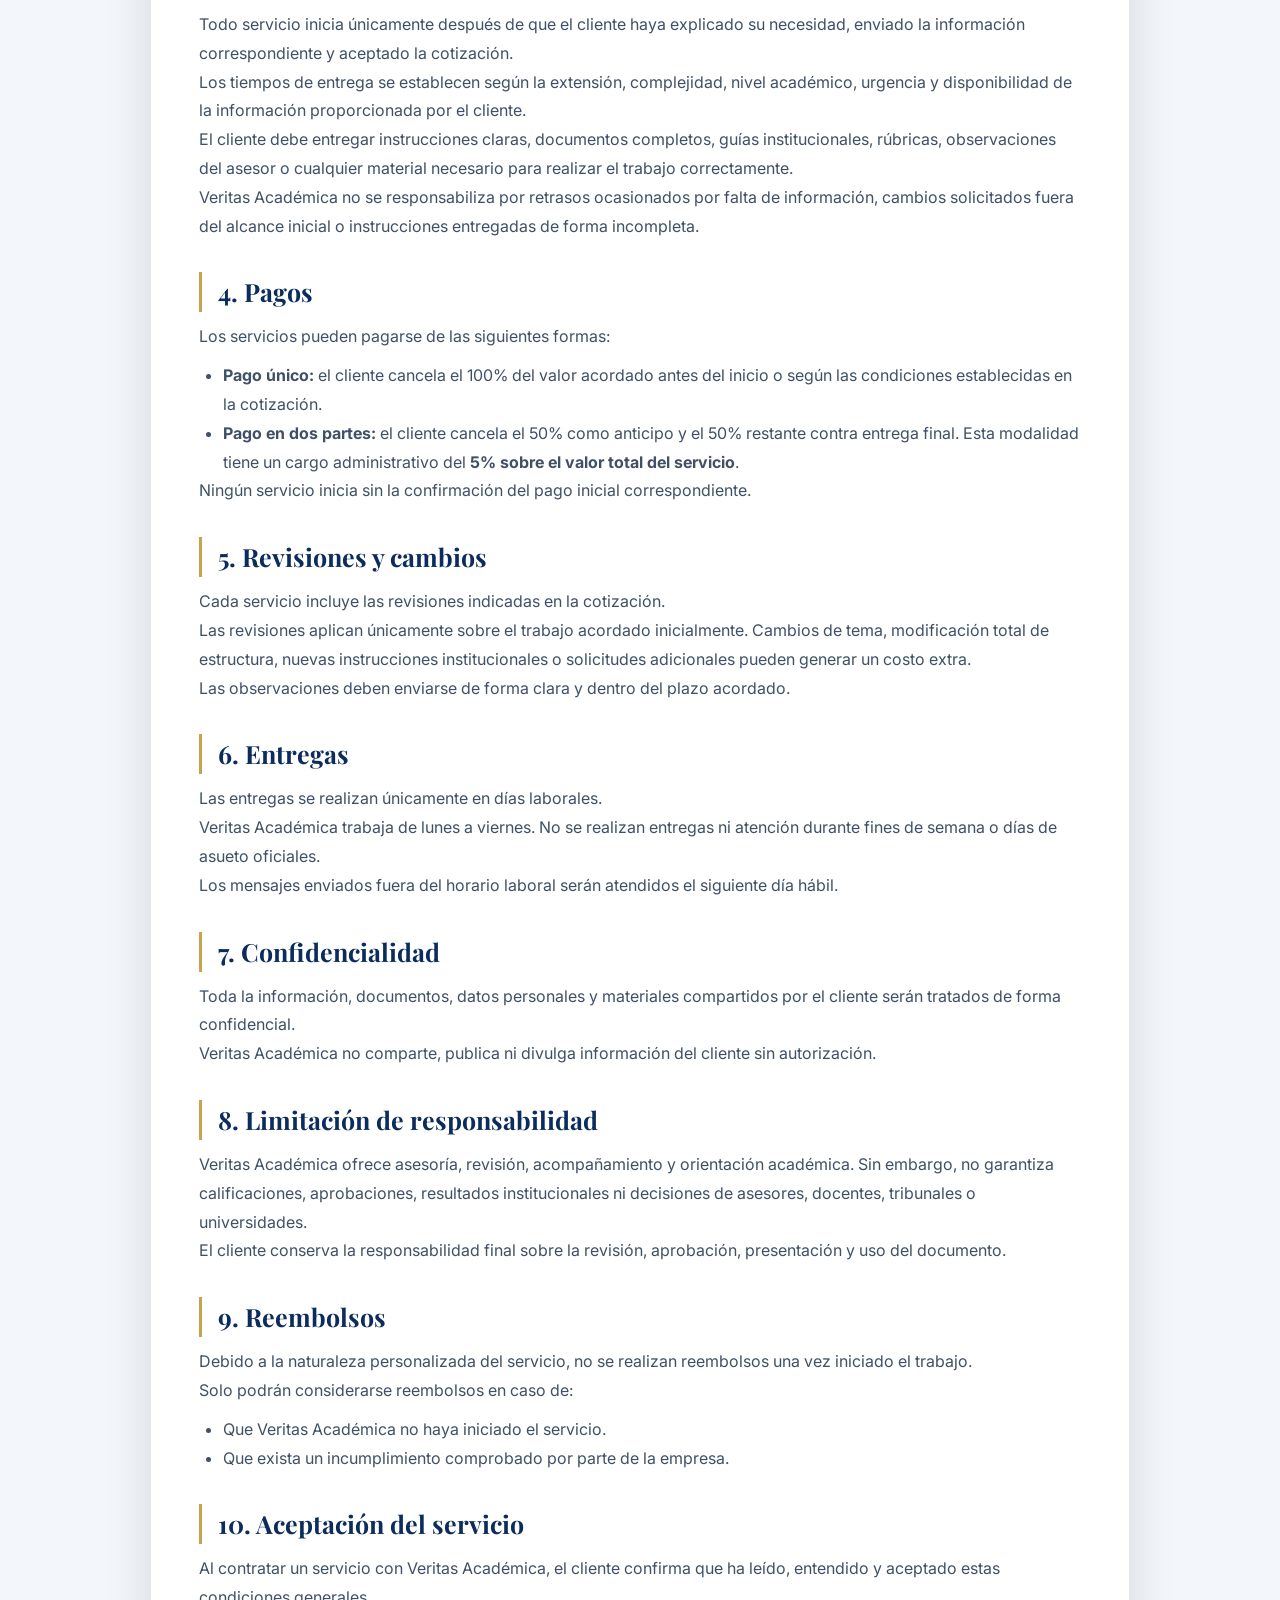
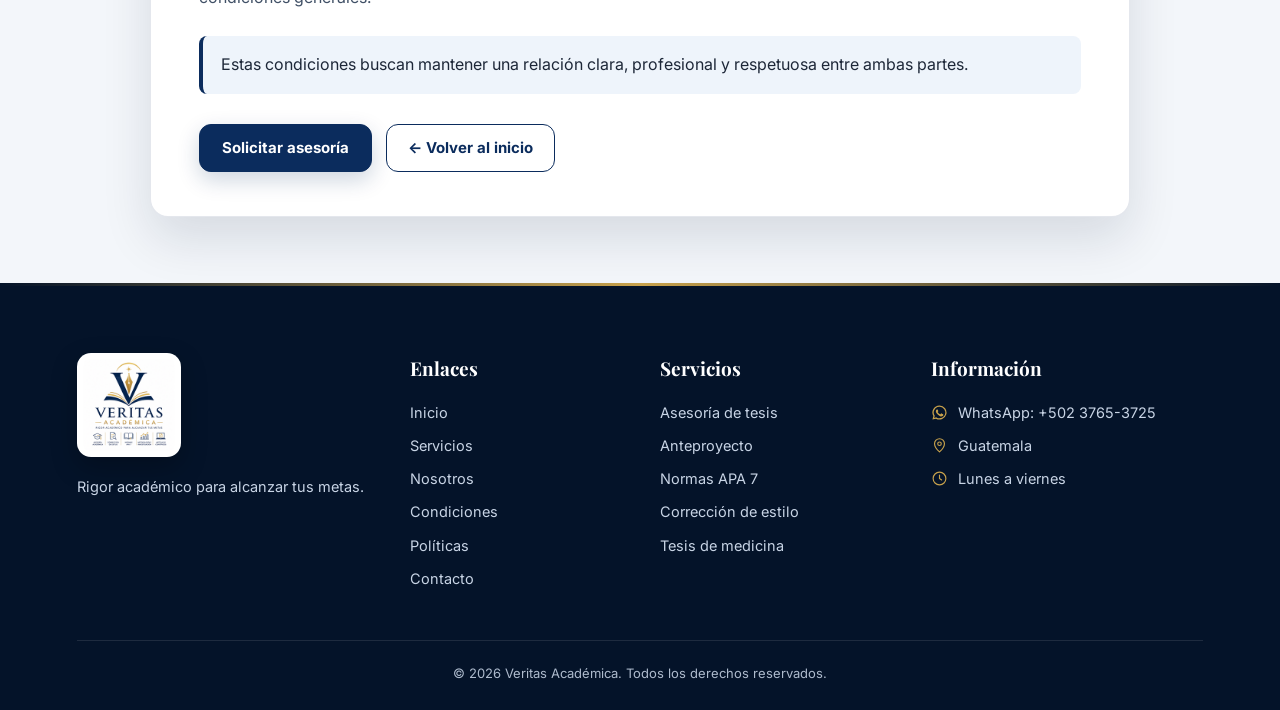
<file: condiciones.html>
<!DOCTYPE html>
<html lang="es">
<head>
    <meta charset="UTF-8">
    <meta name="viewport" content="width=device-width, initial-scale=1.0">
    <title>Condiciones y servicios | Veritas Académica</title>
    <meta name="description" content="Condiciones generales de contratación, servicios, pagos, revisiones, entregas, confidencialidad y responsabilidad de Veritas Académica.">
    <meta name="author" content="Veritas Académica">
    <meta name="theme-color" content="#0B2C5D">
    <link rel="canonical" href="https://veritasacademica.github.io/veritas-academica/condiciones.html">
    <meta property="og:type" content="website">
    <meta property="og:site_name" content="Veritas Académica">
    <meta property="og:locale" content="es_GT">
    <meta property="og:url" content="https://veritasacademica.github.io/veritas-academica/condiciones.html">
    <meta property="og:title" content="Condiciones y servicios | Veritas Académica">
    <meta property="og:description" content="Condiciones generales de contratación, servicios, pagos, revisiones, entregas, confidencialidad y responsabilidad de Veritas Académica.">
    <meta property="og:image" content="https://veritasacademica.github.io/veritas-academica/img/compartir.jpg">
    <meta property="og:image:width" content="1200">
    <meta property="og:image:height" content="630">
    <meta name="twitter:card" content="summary_large_image">
    <link rel="icon" type="image/png" href="img/favicon.png">
    <link rel="apple-touch-icon" href="img/logo-veritas.png">
    <link rel="preconnect" href="https://fonts.googleapis.com">
    <link rel="preconnect" href="https://fonts.gstatic.com" crossorigin>
    <link href="https://fonts.googleapis.com/css2?family=Inter:wght@400;500;600;700;800&family=Playfair+Display:ital,wght@0,600;0,700;1,600&display=swap" rel="stylesheet">
    <link rel="stylesheet" href="css/estilos.css">
    <script>document.documentElement.classList.add('js')</script>
</head>

<body>

<!--CABECERA-->
<div class="topbar">
    <div class="topbar-contenido">
        <a href="https://wa.me/50237653725" target="_blank" rel="noopener noreferrer"><svg class="ico" aria-hidden="true"><use href="img/iconos.svg#whatsapp"/></svg>WhatsApp: +502 3765-3725</a>
        <span><svg class="ico" aria-hidden="true"><use href="img/iconos.svg#ubicacion"/></svg>Guatemala · Lunes a viernes</span>
    </div>
</div>

<header class="header" id="cabecera">
    <a href="index.html" class="brand" aria-label="Veritas Académica, ir al inicio">
        <img src="img/logo-veritas.png" alt="Logo Veritas Académica" width="58" height="58">
        <div><strong>Veritas</strong><span>Académica</span></div>
    </a>
    <nav class="nav" id="nav" aria-label="Menú principal">
        <a href="index.html">Inicio</a>
        <a href="servicios.html" data-pagina="servicios">Servicios</a>
        <a href="index.html#nosotros">Nosotros</a>
        <a href="condiciones.html" data-pagina="condiciones" class="active">Condiciones</a>
        <a href="politicas.html" data-pagina="politicas">Políticas</a>
        <a href="contacto.html" data-pagina="contacto">Contacto</a>
        <a class="btn-primary nav-cta" href="https://wa.me/50237653725?text=Hola%2C%20quisiera%20solicitar%20informaci%C3%B3n%20sobre%20sus%20servicios%20de%20asesor%C3%ADa%20acad%C3%A9mica." target="_blank" rel="noopener noreferrer">Solicitar asesoría</a>
    </nav>
    <a class="btn-header" href="https://wa.me/50237653725?text=Hola%2C%20quisiera%20solicitar%20informaci%C3%B3n%20sobre%20sus%20servicios%20de%20asesor%C3%ADa%20acad%C3%A9mica." target="_blank" rel="noopener noreferrer">Solicitar asesoría</a>
    <button class="menu-btn" id="menuBtn" aria-label="Abrir menú" aria-expanded="false" aria-controls="nav"><svg class="ico" aria-hidden="true"><use href="img/iconos.svg#menu"/></svg></button>
</header>
<!--/CABECERA-->

<main class="pagina-documento">
    <section class="documento-card reveal">
        <div class="documento-encabezado">
            <img src="img/logo-veritas.png" alt="Veritas Académica">
            <div>
                <span class="etiqueta">Documento institucional</span>
                <h1>Condiciones y servicios</h1>
                <p>
                    Este apartado explica los servicios disponibles y las condiciones generales
                    bajo las cuales Veritas Académica brinda acompañamiento académico.
                </p>
            </div>
        </div>

        <h2>1. Naturaleza del servicio</h2>
        <p>
            En <strong>Veritas Académica</strong> brindamos servicios de asesoría, acompañamiento,
            revisión y corrección académica para estudiantes, investigadores y profesionales que desean
            mejorar la calidad, estructura y presentación de sus trabajos académicos.
        </p>
        <p>
            Nuestro objetivo es orientar al cliente de manera profesional, ética y confidencial,
            respetando siempre los lineamientos de su institución educativa y las normas académicas aplicables.
        </p>

        <h2>2. Servicios disponibles</h2>
        <p>Veritas Académica ofrece apoyo en las siguientes áreas:</p>

        <h3>Asesoría de tesis</h3>
        <p>
            Acompañamiento en la formulación del tema, planteamiento del problema, objetivos,
            justificación, marco teórico, metodología, estructura del documento y revisión general del trabajo.
        </p>

        <h3>Anteproyecto o plan de investigación</h3>
        <p>
            Apoyo en la organización inicial del proyecto, incluyendo problema de investigación,
            objetivos, hipótesis, variables, metodología, cronograma y estructura básica.
        </p>

        <h3>Corrección de estilo académico</h3>
        <p>
            Revisión de redacción, ortografía, puntuación, coherencia, claridad, fluidez,
            orden de ideas y presentación formal del documento.
        </p>

        <h3>Normas académicas</h3>
        <p>
            Aplicación y revisión de normas APA 7, Vancouver, Chicago u otros formatos institucionales
            proporcionados por el cliente.
        </p>

        <h3>Artículos científicos</h3>
        <p>
            Revisión de estructura, resumen, introducción, metodología, resultados, discusión,
            conclusiones, citas y referencias.
        </p>

        <h3>Revisión de avances académicos</h3>
        <p>
            Lectura y observaciones sobre documentos ya elaborados para identificar errores,
            debilidades o aspectos que deben mejorarse antes de una entrega.
        </p>

        <h3>Tesis de medicina y áreas de salud</h3>
        <p>
            Acompañamiento académico en trabajos relacionados con ciencias de la salud,
            protocolos, revisiones documentales y estructura investigativa.
        </p>

        <h2>3. Condiciones generales del servicio</h2>
        <p>
            Todo servicio inicia únicamente después de que el cliente haya explicado su necesidad,
            enviado la información correspondiente y aceptado la cotización.
        </p>
        <p>
            Los tiempos de entrega se establecen según la extensión, complejidad, nivel académico,
            urgencia y disponibilidad de la información proporcionada por el cliente.
        </p>
        <p>
            El cliente debe entregar instrucciones claras, documentos completos, guías institucionales,
            rúbricas, observaciones del asesor o cualquier material necesario para realizar el trabajo correctamente.
        </p>
        <p>
            Veritas Académica no se responsabiliza por retrasos ocasionados por falta de información,
            cambios solicitados fuera del alcance inicial o instrucciones entregadas de forma incompleta.
        </p>

        <h2>4. Pagos</h2>
        <p>Los servicios pueden pagarse de las siguientes formas:</p>
        <ul>
            <li><strong>Pago único:</strong> el cliente cancela el 100% del valor acordado antes del inicio o según las condiciones establecidas en la cotización.</li>
            <li><strong>Pago en dos partes:</strong> el cliente cancela el 50% como anticipo y el 50% restante contra entrega final. Esta modalidad tiene un cargo administrativo del <strong>5% sobre el valor total del servicio</strong>.</li>
        </ul>
        <p>Ningún servicio inicia sin la confirmación del pago inicial correspondiente.</p>

        <h2>5. Revisiones y cambios</h2>
        <p>
            Cada servicio incluye las revisiones indicadas en la cotización.
        </p>
        <p>
            Las revisiones aplican únicamente sobre el trabajo acordado inicialmente. Cambios de tema,
            modificación total de estructura, nuevas instrucciones institucionales o solicitudes adicionales
            pueden generar un costo extra.
        </p>
        <p>
            Las observaciones deben enviarse de forma clara y dentro del plazo acordado.
        </p>

        <h2>6. Entregas</h2>
        <p>
            Las entregas se realizan únicamente en días laborales.
        </p>
        <p>
            Veritas Académica trabaja de lunes a viernes. No se realizan entregas ni atención durante fines de semana
            o días de asueto oficiales.
        </p>
        <p>
            Los mensajes enviados fuera del horario laboral serán atendidos el siguiente día hábil.
        </p>

        <h2>7. Confidencialidad</h2>
        <p>
            Toda la información, documentos, datos personales y materiales compartidos por el cliente
            serán tratados de forma confidencial.
        </p>
        <p>
            Veritas Académica no comparte, publica ni divulga información del cliente sin autorización.
        </p>

        <h2>8. Limitación de responsabilidad</h2>
        <p>
            Veritas Académica ofrece asesoría, revisión, acompañamiento y orientación académica.
            Sin embargo, no garantiza calificaciones, aprobaciones, resultados institucionales ni decisiones
            de asesores, docentes, tribunales o universidades.
        </p>
        <p>
            El cliente conserva la responsabilidad final sobre la revisión, aprobación, presentación y uso del documento.
        </p>

        <h2>9. Reembolsos</h2>
        <p>
            Debido a la naturaleza personalizada del servicio, no se realizan reembolsos una vez iniciado el trabajo.
        </p>
        <p>Solo podrán considerarse reembolsos en caso de:</p>
        <ul>
            <li>Que Veritas Académica no haya iniciado el servicio.</li>
            <li>Que exista un incumplimiento comprobado por parte de la empresa.</li>
        </ul>

        <h2>10. Aceptación del servicio</h2>
        <p>
            Al contratar un servicio con Veritas Académica, el cliente confirma que ha leído,
            entendido y aceptado estas condiciones generales.
        </p>

        <div class="nota">
            Estas condiciones buscan mantener una relación clara, profesional y respetuosa entre ambas partes.
        </div>

        <div class="documento-botones">
            <a class="btn-primary" href="contacto.html">Solicitar asesoría</a>
            <a class="btn-secondary" href="index.html">← Volver al inicio</a>
        </div>
    </section>
</main>

<!--PIE-->
<footer class="footer">
    <div class="footer-grid">
        <div>
            <img src="img/logo-veritas.png" alt="Logo Veritas Académica" class="footer-logo" width="104" height="104" loading="lazy">
            <p>Rigor académico para alcanzar tus metas.</p>
        </div>

        <div>
            <h4>Enlaces</h4>
            <a href="index.html">Inicio</a>
            <a href="servicios.html">Servicios</a>
            <a href="index.html#nosotros">Nosotros</a>
            <a href="condiciones.html">Condiciones</a>
            <a href="politicas.html">Políticas</a>
            <a href="contacto.html">Contacto</a>
        </div>

        <div>
            <h4>Servicios</h4>
            <a href="asesoria-de-tesis.html">Asesoría de tesis</a>
            <a href="anteproyecto-plan-de-investigacion.html">Anteproyecto</a>
            <a href="normas-apa-7.html">Normas APA 7</a>
            <a href="correccion-de-estilo.html">Corrección de estilo</a>
            <a href="tesis-de-medicina.html">Tesis de medicina</a>
        </div>

        <div>
            <h4>Información</h4>
            <a class="footer-dato" href="https://wa.me/50237653725" target="_blank" rel="noopener noreferrer"><svg class="ico" aria-hidden="true"><use href="img/iconos.svg#whatsapp"/></svg>WhatsApp: +502 3765-3725</a>
            <p class="footer-dato"><svg class="ico" aria-hidden="true"><use href="img/iconos.svg#ubicacion"/></svg>Guatemala</p>
            <p class="footer-dato"><svg class="ico" aria-hidden="true"><use href="img/iconos.svg#reloj"/></svg>Lunes a viernes</p>
        </div>
    </div>

    <div class="footer-bottom">
        © 2026 Veritas Académica. Todos los derechos reservados.
    </div>
</footer>

<a class="whatsapp-float" href="https://wa.me/50237653725?text=Hola%2C%20quisiera%20solicitar%20informaci%C3%B3n%20sobre%20sus%20servicios%20de%20asesor%C3%ADa%20acad%C3%A9mica." target="_blank" rel="noopener noreferrer" aria-label="Escribir por WhatsApp"><svg class="ico" aria-hidden="true"><use href="img/iconos.svg#whatsapp"/></svg></a>
<button class="top-button" id="topButton" aria-label="Volver arriba"><svg class="ico" aria-hidden="true"><use href="img/iconos.svg#arriba"/></svg></button>
<!--/PIE-->

<script src="js/script.js"></script>
</body>
</html>
</file>
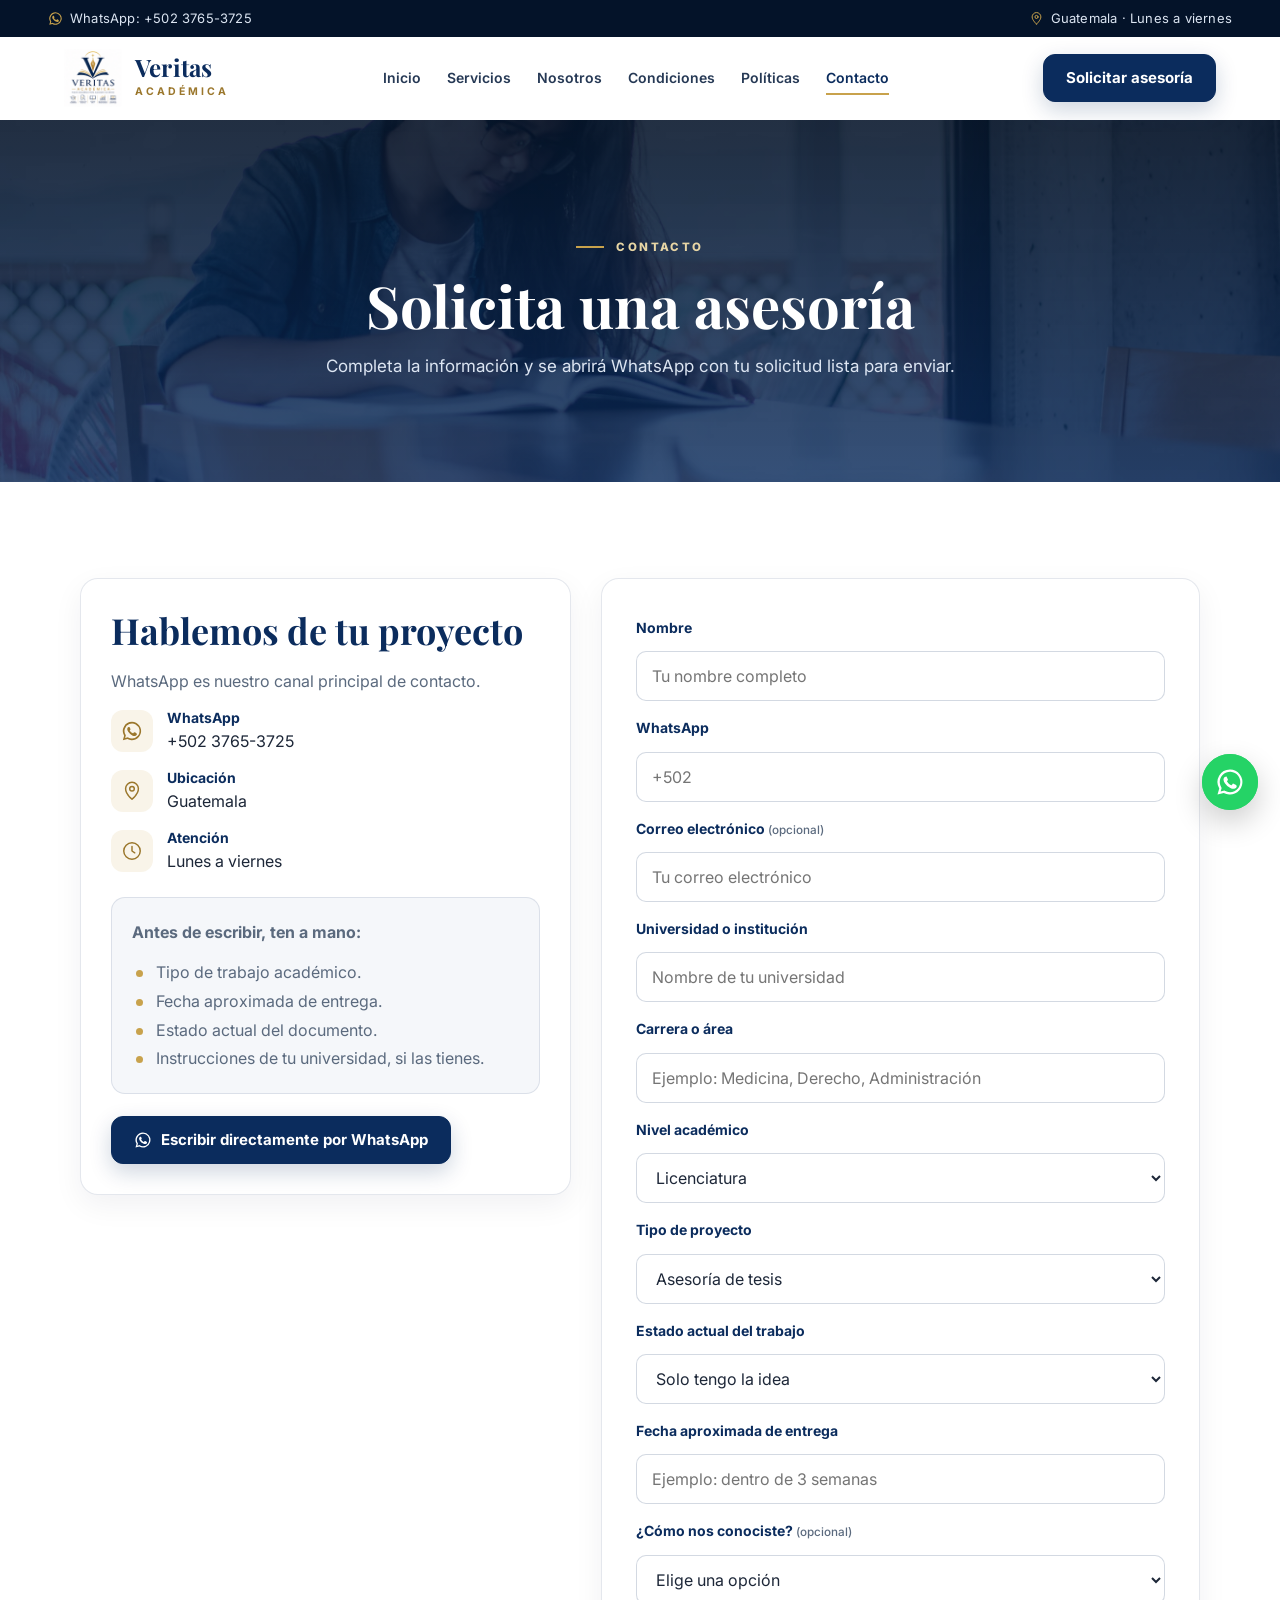
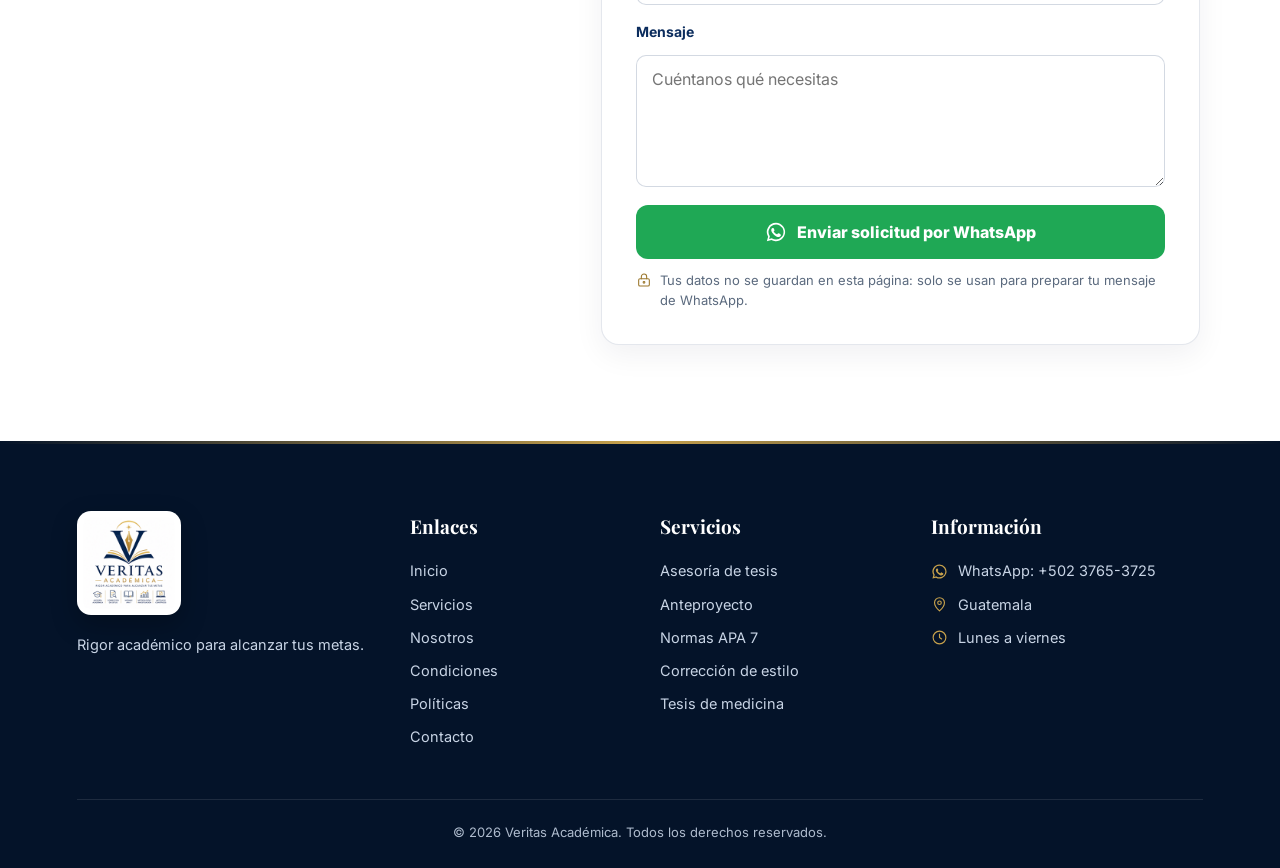
<file: contacto.html>
<!DOCTYPE html>
<html lang="es">
<head>
    <meta charset="UTF-8">
    <meta name="viewport" content="width=device-width, initial-scale=1.0">
    <title>Contacto | Veritas Académica</title>
    <meta name="description" content="Solicita asesoría académica por WhatsApp con Veritas Académica. Atención en Guatemala para tesis, correcciones, APA 7 y artículos científicos.">
    <meta name="author" content="Veritas Académica">
    <meta name="theme-color" content="#0B2C5D">
    <link rel="canonical" href="https://veritasacademica.github.io/veritas-academica/contacto.html">
    <meta property="og:type" content="website">
    <meta property="og:site_name" content="Veritas Académica">
    <meta property="og:locale" content="es_GT">
    <meta property="og:url" content="https://veritasacademica.github.io/veritas-academica/contacto.html">
    <meta property="og:title" content="Contacto | Veritas Académica">
    <meta property="og:description" content="Cuéntanos tu proyecto y te respondemos por WhatsApp.">
    <meta property="og:image" content="https://veritasacademica.github.io/veritas-academica/img/compartir.jpg">
    <meta property="og:image:width" content="1200">
    <meta property="og:image:height" content="630">
    <meta name="twitter:card" content="summary_large_image">
    <link rel="icon" type="image/png" href="img/favicon.png">
    <link rel="apple-touch-icon" href="img/logo-veritas.png">
    <link rel="preconnect" href="https://fonts.googleapis.com">
    <link rel="preconnect" href="https://fonts.gstatic.com" crossorigin>
    <link href="https://fonts.googleapis.com/css2?family=Inter:wght@400;500;600;700;800&family=Playfair+Display:ital,wght@0,600;0,700;1,600&display=swap" rel="stylesheet">
    <link rel="stylesheet" href="css/estilos.css">
    <script>document.documentElement.classList.add('js')</script>
</head>

<body>
<!--CABECERA-->
<div class="topbar">
    <div class="topbar-contenido">
        <a href="https://wa.me/50237653725" target="_blank" rel="noopener noreferrer"><svg class="ico" aria-hidden="true"><use href="img/iconos.svg#whatsapp"/></svg>WhatsApp: +502 3765-3725</a>
        <span><svg class="ico" aria-hidden="true"><use href="img/iconos.svg#ubicacion"/></svg>Guatemala · Lunes a viernes</span>
    </div>
</div>

<header class="header" id="cabecera">
    <a href="index.html" class="brand" aria-label="Veritas Académica, ir al inicio">
        <img src="img/logo-veritas.png" alt="Logo Veritas Académica" width="58" height="58">
        <div><strong>Veritas</strong><span>Académica</span></div>
    </a>
    <nav class="nav" id="nav" aria-label="Menú principal">
        <a href="index.html">Inicio</a>
        <a href="servicios.html" data-pagina="servicios">Servicios</a>
        <a href="index.html#nosotros">Nosotros</a>
        <a href="condiciones.html" data-pagina="condiciones">Condiciones</a>
        <a href="politicas.html" data-pagina="politicas">Políticas</a>
        <a href="contacto.html" data-pagina="contacto" class="active">Contacto</a>
        <a class="btn-primary nav-cta" href="https://wa.me/50237653725?text=Hola%2C%20quisiera%20solicitar%20informaci%C3%B3n%20sobre%20sus%20servicios%20de%20asesor%C3%ADa%20acad%C3%A9mica." target="_blank" rel="noopener noreferrer">Solicitar asesoría</a>
    </nav>
    <a class="btn-header" href="https://wa.me/50237653725?text=Hola%2C%20quisiera%20solicitar%20informaci%C3%B3n%20sobre%20sus%20servicios%20de%20asesor%C3%ADa%20acad%C3%A9mica." target="_blank" rel="noopener noreferrer">Solicitar asesoría</a>
    <button class="menu-btn" id="menuBtn" aria-label="Abrir menú" aria-expanded="false" aria-controls="nav"><svg class="ico" aria-hidden="true"><use href="img/iconos.svg#menu"/></svg></button>
</header>
<!--/CABECERA-->

<main>
    <section class="page-hero">
        <div class="banda-fondo" data-parallax style="background-image:url('img/estudiante.webp')"></div>
        <span class="etiqueta">Contacto</span>
        <h1>Solicita una asesoría</h1>
        <p>Completa la información y se abrirá WhatsApp con tu solicitud lista para enviar.</p>
    </section>

    <section class="seccion">
        <div class="contacto-grid">
            <div class="contacto-info reveal">
                <h2>Hablemos de tu proyecto</h2>
                <p>WhatsApp es nuestro canal principal de contacto.</p>
                <div class="contacto-dato"><svg class="ico" aria-hidden="true"><use href="img/iconos.svg#whatsapp"/></svg><div><strong>WhatsApp</strong>+502 3765-3725</div></div>
                <div class="contacto-dato"><svg class="ico" aria-hidden="true"><use href="img/iconos.svg#ubicacion"/></svg><div><strong>Ubicación</strong>Guatemala</div></div>
                <div class="contacto-dato"><svg class="ico" aria-hidden="true"><use href="img/iconos.svg#reloj"/></svg><div><strong>Atención</strong>Lunes a viernes</div></div>

                <div class="mini-lista">
                    <p><strong>Antes de escribir, ten a mano:</strong></p>
                    <ul>
                        <li>Tipo de trabajo académico.</li>
                        <li>Fecha aproximada de entrega.</li>
                        <li>Estado actual del documento.</li>
                        <li>Instrucciones de tu universidad, si las tienes.</li>
                    </ul>
                </div>

                <a class="btn-primary" href="https://wa.me/50237653725?text=Hola%2C%20quisiera%20solicitar%20informaci%C3%B3n%20sobre%20sus%20servicios%20de%20asesor%C3%ADa%20acad%C3%A9mica." target="_blank" rel="noopener noreferrer"><svg class="ico" aria-hidden="true"><use href="img/iconos.svg#whatsapp"/></svg>Escribir directamente por WhatsApp</a>
            </div>

            <form class="formulario reveal" style="--retraso:.1s" onsubmit="event.preventDefault(); enviarWhatsApp();" novalidate>
                <label for="nombre">Nombre</label>
                <input id="nombre" type="text" placeholder="Tu nombre completo" autocomplete="name" required>

                <label for="telefono">WhatsApp</label>
                <input id="telefono" type="tel" placeholder="+502" autocomplete="tel" inputmode="tel" required>

                <label for="correo">Correo electrónico <small>(opcional)</small></label>
                <input id="correo" type="email" placeholder="Tu correo electrónico" autocomplete="email">

                <label for="universidad">Universidad o institución</label>
                <input id="universidad" type="text" placeholder="Nombre de tu universidad">

                <label for="carrera">Carrera o área</label>
                <input id="carrera" type="text" placeholder="Ejemplo: Medicina, Derecho, Administración">

                <label for="nivel">Nivel académico</label>
                <select id="nivel">
                    <option>Licenciatura</option>
                    <option>Maestría</option>
                    <option>Doctorado</option>
                    <option>Técnico / Diplomado</option>
                    <option>Otro</option>
                </select>

                <label for="tipoProyecto">Tipo de proyecto</label>
                <select id="tipoProyecto">
                    <option>Asesoría de tesis</option>
                    <option>Anteproyecto / plan de investigación</option>
                    <option>Corrección de estilo</option>
                    <option>Normas APA 7</option>
                    <option>Normas Vancouver</option>
                    <option>Artículo científico</option>
                    <option>Tesis de medicina</option>
                    <option>Otro</option>
                </select>

                <label for="estadoTrabajo">Estado actual del trabajo</label>
                <select id="estadoTrabajo">
                    <option>Solo tengo la idea</option>
                    <option>Tengo tema aprobado</option>
                    <option>Tengo anteproyecto</option>
                    <option>Tengo capítulos avanzados</option>
                    <option>Necesito correcciones finales</option>
                    <option>Otro</option>
                </select>

                <label for="fechaEntrega">Fecha aproximada de entrega</label>
                <input id="fechaEntrega" type="text" placeholder="Ejemplo: dentro de 3 semanas">

                <label for="procedencia">¿Cómo nos conociste? <small>(opcional)</small></label>
                <select id="procedencia">
                    <option value="">Elige una opción</option>
                    <option>Facebook</option>
                    <option>Instagram</option>
                    <option>WhatsApp</option>
                    <option>Recomendación</option>
                    <option>Google</option>
                    <option>Otro</option>
                </select>

                <label for="mensaje">Mensaje</label>
                <textarea id="mensaje" placeholder="Cuéntanos qué necesitas" required></textarea>

                <div class="form-mensaje" id="formMensaje" role="alert"></div>

                <button type="submit"><svg class="ico" aria-hidden="true"><use href="img/iconos.svg#whatsapp"/></svg>Enviar solicitud por WhatsApp</button>

                <p class="form-privacidad"><svg class="ico" aria-hidden="true"><use href="img/iconos.svg#candado"/></svg>Tus datos no se guardan en esta página: solo se usan para preparar tu mensaje de WhatsApp.</p>
            </form>
        </div>
    </section>
</main>

<!--PIE-->
<footer class="footer">
    <div class="footer-grid">
        <div>
            <img src="img/logo-veritas.png" alt="Logo Veritas Académica" class="footer-logo" width="104" height="104" loading="lazy">
            <p>Rigor académico para alcanzar tus metas.</p>
        </div>

        <div>
            <h4>Enlaces</h4>
            <a href="index.html">Inicio</a>
            <a href="servicios.html">Servicios</a>
            <a href="index.html#nosotros">Nosotros</a>
            <a href="condiciones.html">Condiciones</a>
            <a href="politicas.html">Políticas</a>
            <a href="contacto.html">Contacto</a>
        </div>

        <div>
            <h4>Servicios</h4>
            <a href="asesoria-de-tesis.html">Asesoría de tesis</a>
            <a href="anteproyecto-plan-de-investigacion.html">Anteproyecto</a>
            <a href="normas-apa-7.html">Normas APA 7</a>
            <a href="correccion-de-estilo.html">Corrección de estilo</a>
            <a href="tesis-de-medicina.html">Tesis de medicina</a>
        </div>

        <div>
            <h4>Información</h4>
            <a class="footer-dato" href="https://wa.me/50237653725" target="_blank" rel="noopener noreferrer"><svg class="ico" aria-hidden="true"><use href="img/iconos.svg#whatsapp"/></svg>WhatsApp: +502 3765-3725</a>
            <p class="footer-dato"><svg class="ico" aria-hidden="true"><use href="img/iconos.svg#ubicacion"/></svg>Guatemala</p>
            <p class="footer-dato"><svg class="ico" aria-hidden="true"><use href="img/iconos.svg#reloj"/></svg>Lunes a viernes</p>
        </div>
    </div>

    <div class="footer-bottom">
        © 2026 Veritas Académica. Todos los derechos reservados.
    </div>
</footer>

<a class="whatsapp-float" href="https://wa.me/50237653725?text=Hola%2C%20quisiera%20solicitar%20informaci%C3%B3n%20sobre%20sus%20servicios%20de%20asesor%C3%ADa%20acad%C3%A9mica." target="_blank" rel="noopener noreferrer" aria-label="Escribir por WhatsApp"><svg class="ico" aria-hidden="true"><use href="img/iconos.svg#whatsapp"/></svg></a>
<button class="top-button" id="topButton" aria-label="Volver arriba"><svg class="ico" aria-hidden="true"><use href="img/iconos.svg#arriba"/></svg></button>
<!--/PIE-->

<script src="js/script.js"></script>
</body>
</html>
</file>
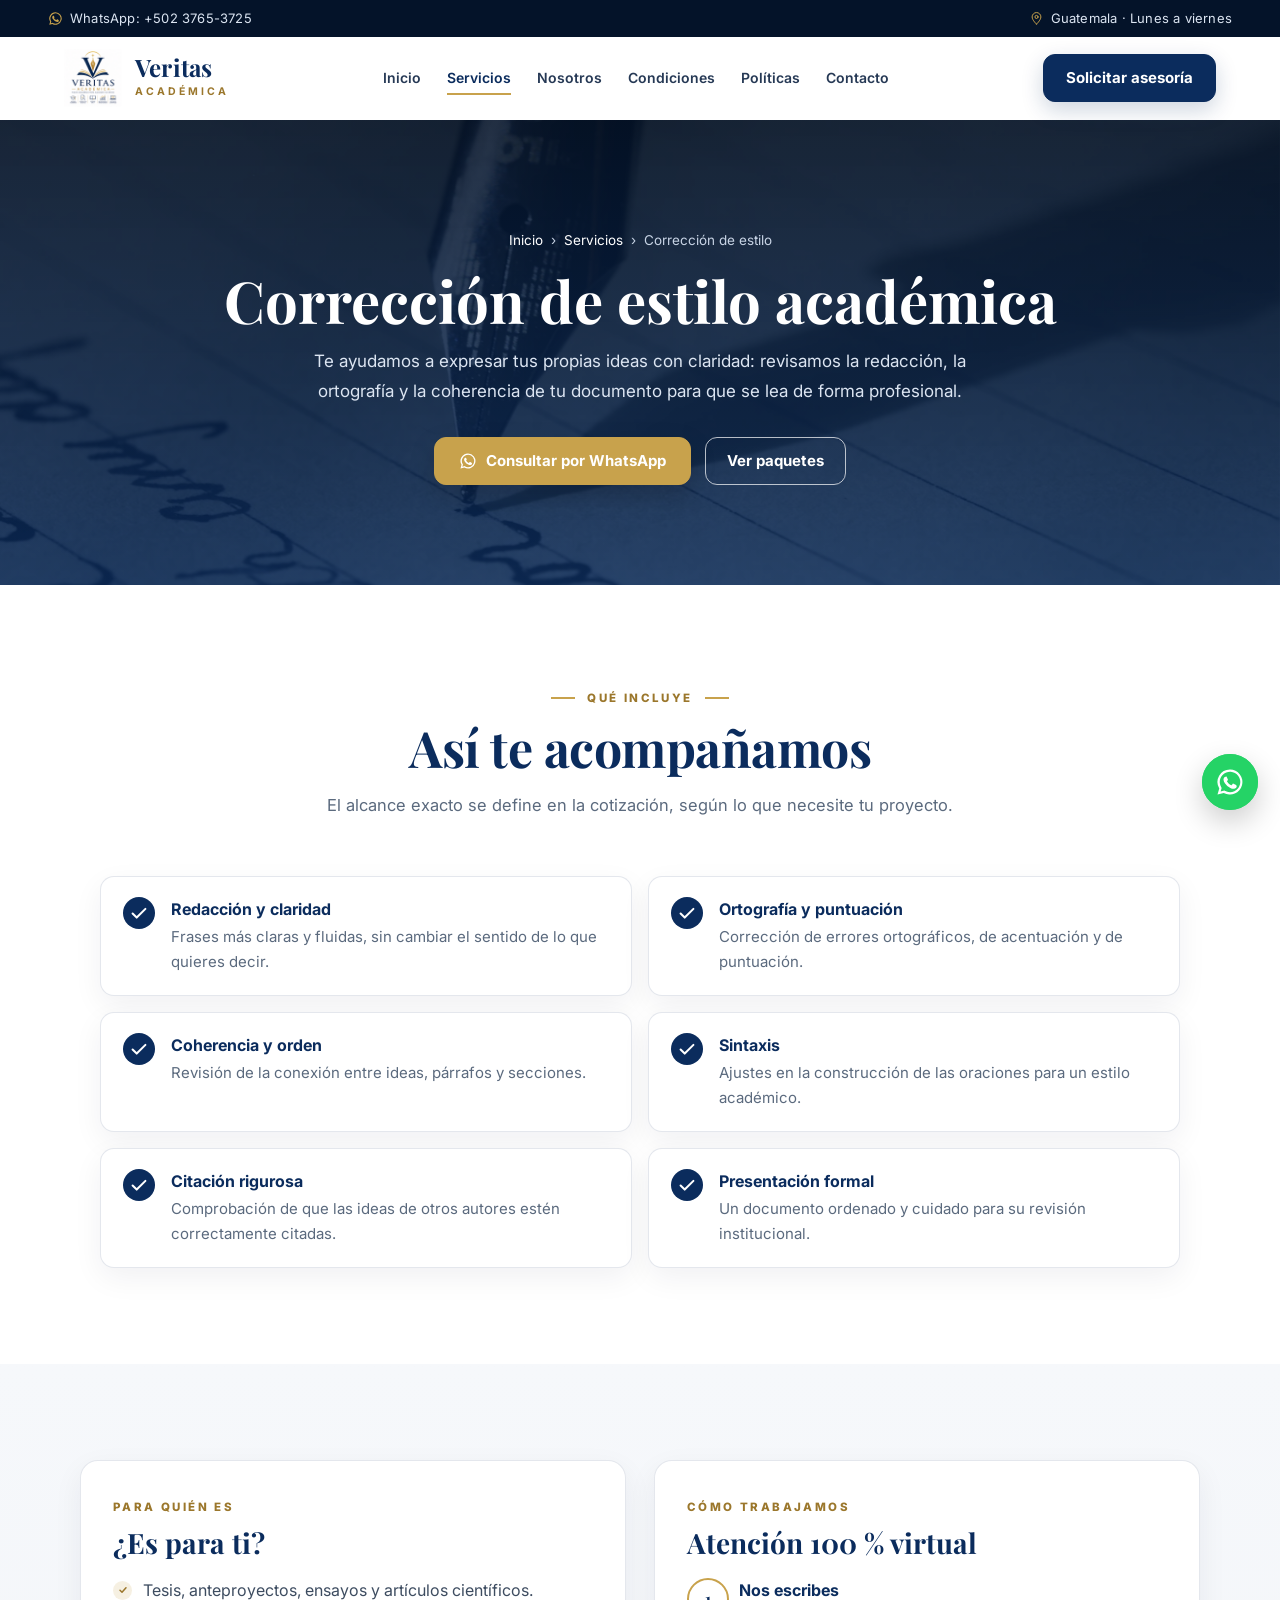
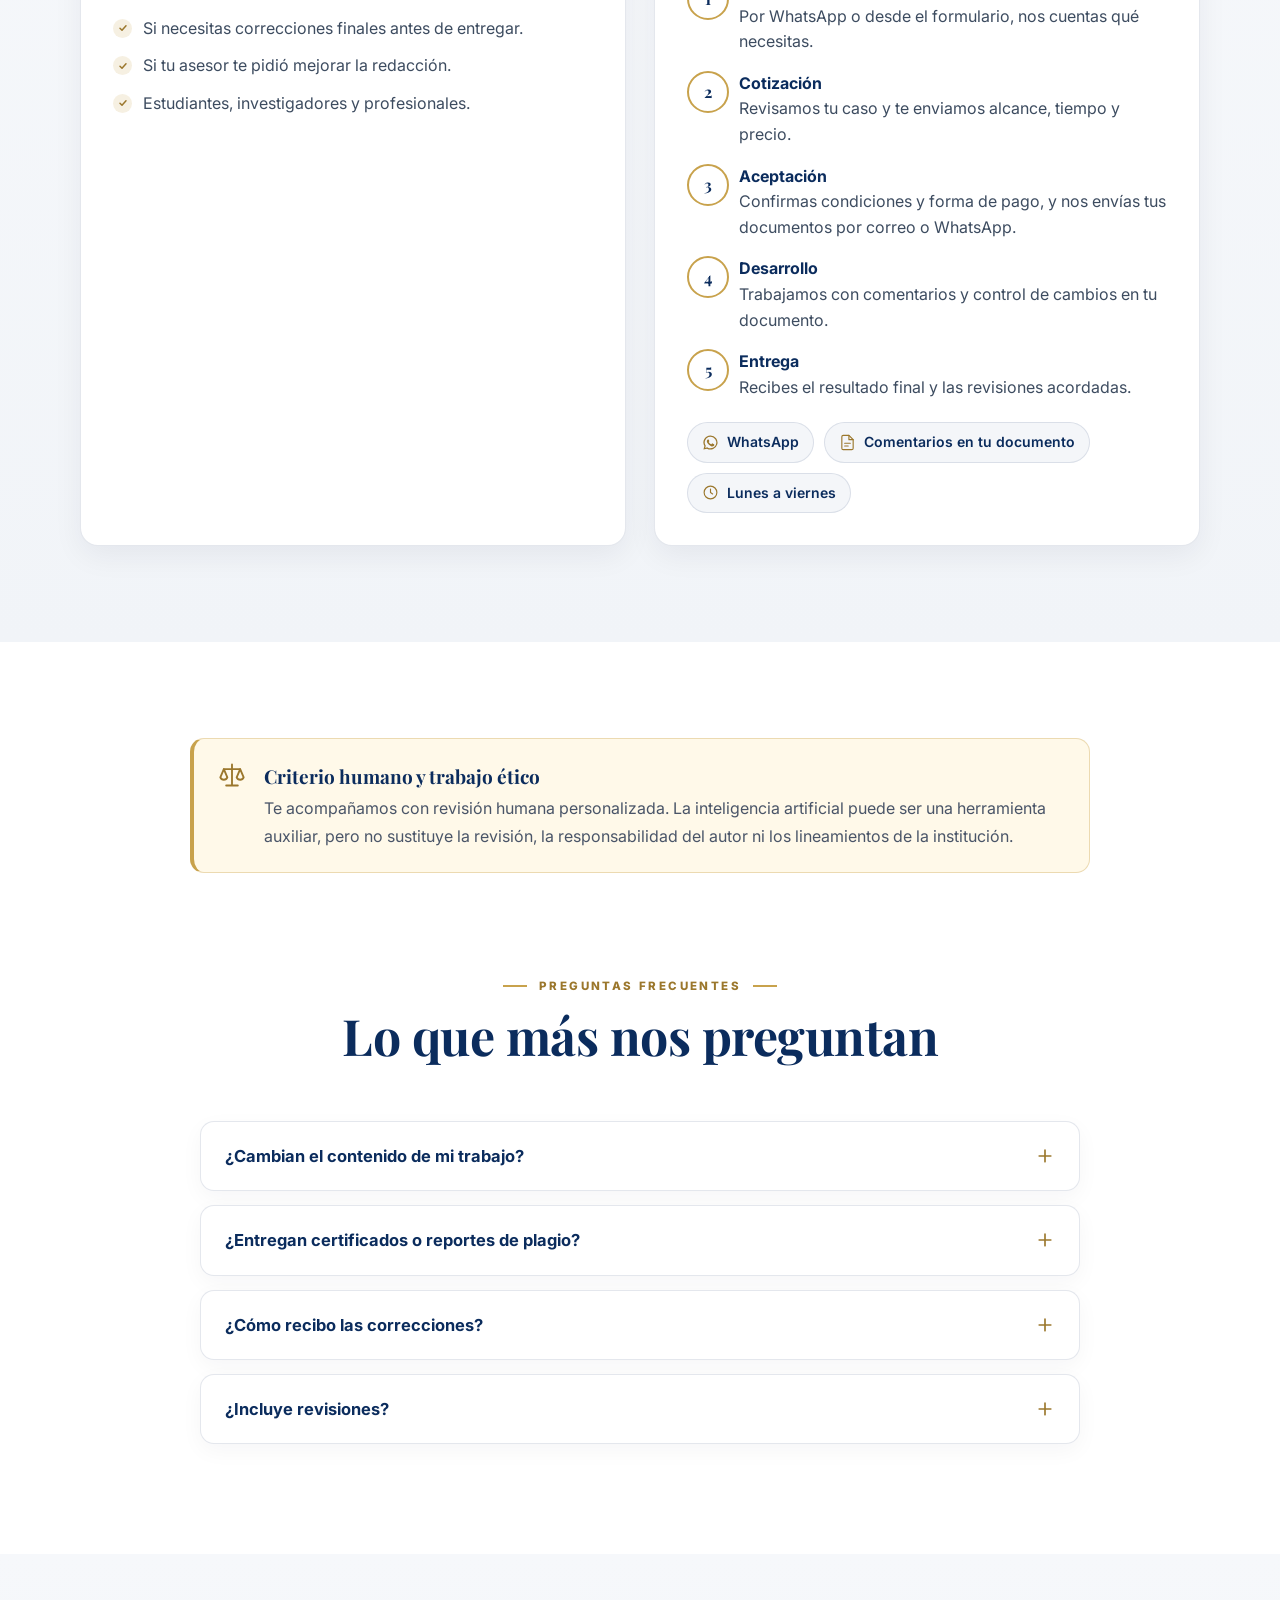
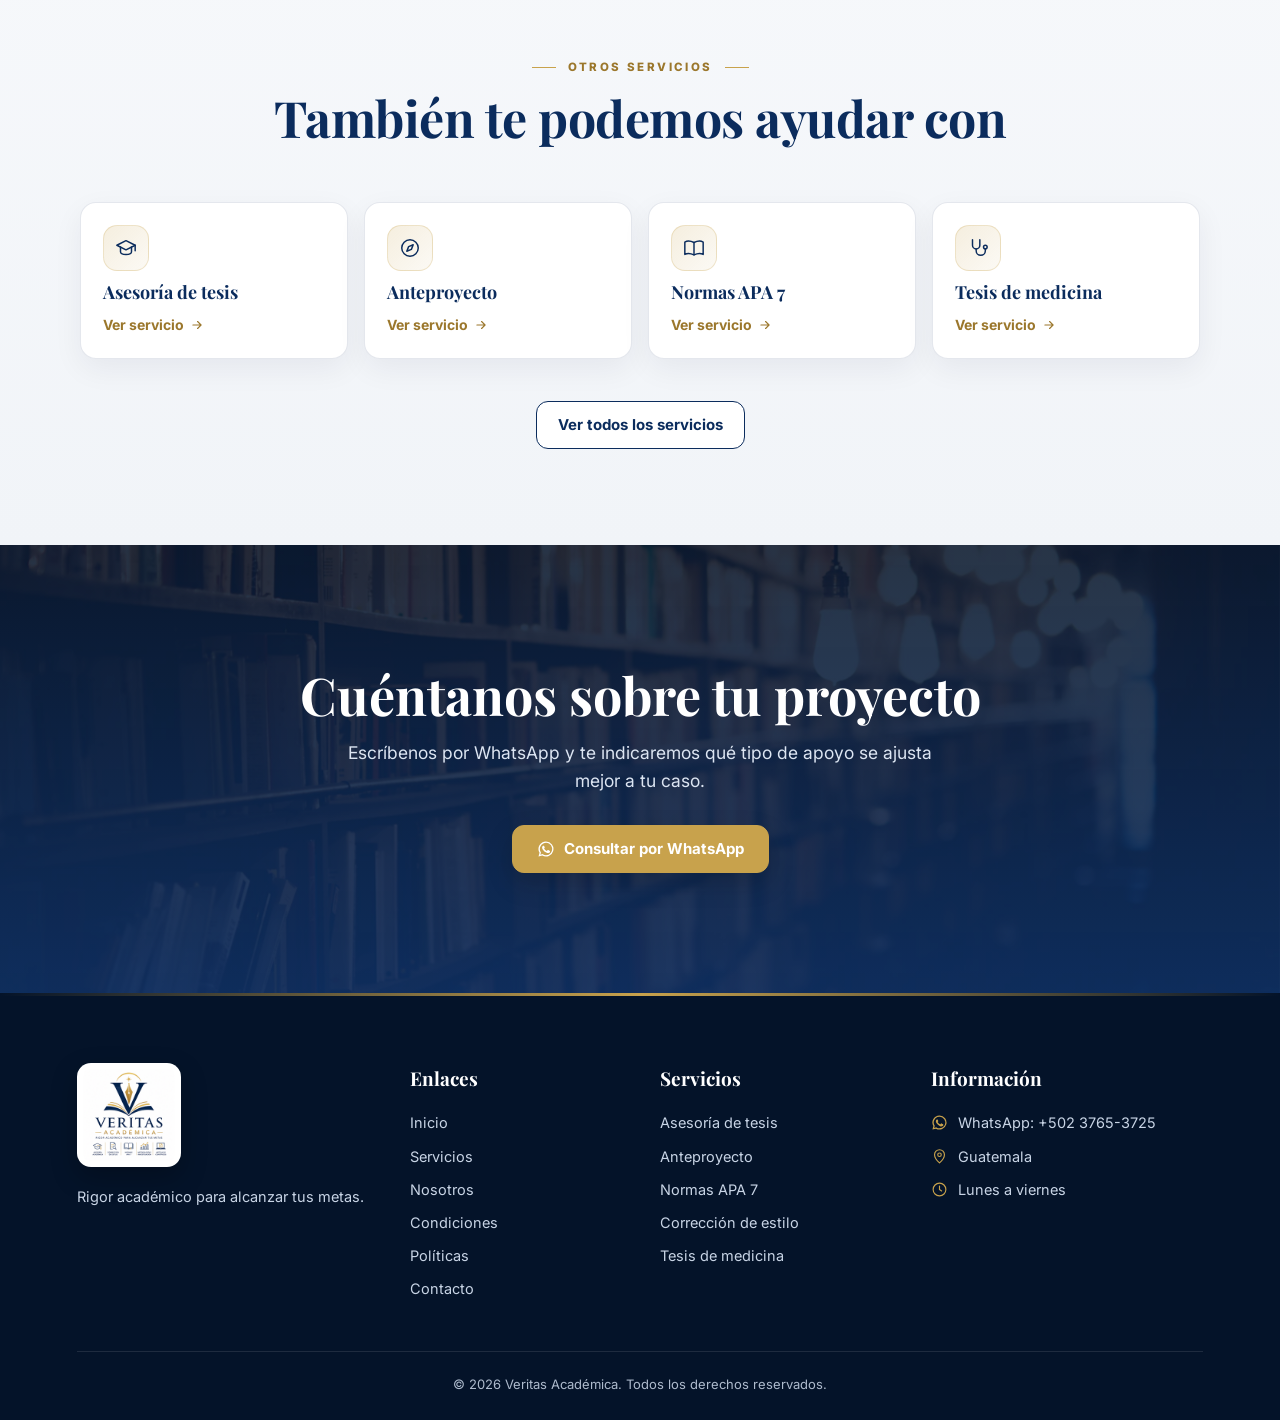
<file: correccion-de-estilo.html>
<!DOCTYPE html>
<html lang="es">
<head>
    <meta charset="UTF-8">
    <meta name="viewport" content="width=device-width, initial-scale=1.0">
    <title>Corrección de estilo académica | Veritas Académica</title>
    <meta name="description" content="Corrección de estilo para tesis y trabajos académicos: redacción, ortografía, puntuación, coherencia y claridad, respetando tus ideas. Servicio virtual en Guatemala.">
    <meta name="author" content="Veritas Académica">
    <meta name="theme-color" content="#0B2C5D">
    <link rel="canonical" href="https://veritasacademica.github.io/veritas-academica/correccion-de-estilo.html">
    <meta property="og:type" content="website">
    <meta property="og:site_name" content="Veritas Académica">
    <meta property="og:locale" content="es_GT">
    <meta property="og:url" content="https://veritasacademica.github.io/veritas-academica/correccion-de-estilo.html">
    <meta property="og:title" content="Corrección de estilo académica | Veritas Académica">
    <meta property="og:description" content="Corrección de estilo para tesis y trabajos académicos: redacción, ortografía, puntuación, coherencia y claridad, respetando tus ideas. Servicio virtual en Guatemala.">
    <meta property="og:image" content="https://veritasacademica.github.io/veritas-academica/img/compartir.jpg">
    <meta property="og:image:width" content="1200">
    <meta property="og:image:height" content="630">
    <meta name="twitter:card" content="summary_large_image">
    <link rel="icon" type="image/png" href="img/favicon.png">
    <link rel="apple-touch-icon" href="img/logo-veritas.png">
    <link rel="preconnect" href="https://fonts.googleapis.com">
    <link rel="preconnect" href="https://fonts.gstatic.com" crossorigin>
    <link href="https://fonts.googleapis.com/css2?family=Inter:wght@400;500;600;700;800&family=Playfair+Display:ital,wght@0,600;0,700;1,600&display=swap" rel="stylesheet">
    <link rel="stylesheet" href="css/estilos.css">
    <script>document.documentElement.classList.add('js')</script>
    <script type="application/ld+json">
    {
        "@context": "https://schema.org",
        "@graph": [
            {
                "@type": "Service",
                "name": "Corrección de estilo académica",
                "serviceType": "Corrección de estilo",
                "description": "Corrección de estilo para tesis y trabajos académicos: redacción, ortografía, puntuación, coherencia y claridad, respetando tus ideas. Servicio virtual en Guatemala.",
                "url": "https://veritasacademica.github.io/veritas-academica/correccion-de-estilo.html",
                "areaServed": {
                    "@type": "Country",
                    "name": "Guatemala"
                },
                "availableChannel": {
                    "@type": "ServiceChannel",
                    "serviceUrl": "https://veritasacademica.github.io/veritas-academica/correccion-de-estilo.html",
                    "servicePhone": "+502 3765-3725"
                },
                "provider": {
                    "@type": "ProfessionalService",
                    "@id": "https://veritasacademica.github.io/veritas-academica/#negocio",
                    "name": "Veritas Académica",
                    "url": "https://veritasacademica.github.io/veritas-academica/",
                    "telephone": "+502 3765-3725"
                }
            },
            {
                "@type": "BreadcrumbList",
                "itemListElement": [
                    {
                        "@type": "ListItem",
                        "position": 1,
                        "name": "Inicio",
                        "item": "https://veritasacademica.github.io/veritas-academica/"
                    },
                    {
                        "@type": "ListItem",
                        "position": 2,
                        "name": "Servicios",
                        "item": "https://veritasacademica.github.io/veritas-academica/servicios.html"
                    },
                    {
                        "@type": "ListItem",
                        "position": 3,
                        "name": "Corrección de estilo",
                        "item": "https://veritasacademica.github.io/veritas-academica/correccion-de-estilo.html"
                    }
                ]
            }
        ]
    }
    </script>
</head>

<body>
<!--CABECERA-->
<div class="topbar">
    <div class="topbar-contenido">
        <a href="https://wa.me/50237653725" target="_blank" rel="noopener noreferrer"><svg class="ico" aria-hidden="true"><use href="img/iconos.svg#whatsapp"/></svg>WhatsApp: +502 3765-3725</a>
        <span><svg class="ico" aria-hidden="true"><use href="img/iconos.svg#ubicacion"/></svg>Guatemala · Lunes a viernes</span>
    </div>
</div>

<header class="header" id="cabecera">
    <a href="index.html" class="brand" aria-label="Veritas Académica, ir al inicio">
        <img src="img/logo-veritas.png" alt="Logo Veritas Académica" width="58" height="58">
        <div><strong>Veritas</strong><span>Académica</span></div>
    </a>
    <nav class="nav" id="nav" aria-label="Menú principal">
        <a href="index.html">Inicio</a>
        <a href="servicios.html" data-pagina="servicios" class="active">Servicios</a>
        <a href="index.html#nosotros">Nosotros</a>
        <a href="condiciones.html" data-pagina="condiciones">Condiciones</a>
        <a href="politicas.html" data-pagina="politicas">Políticas</a>
        <a href="contacto.html" data-pagina="contacto">Contacto</a>
        <a class="btn-primary nav-cta" href="https://wa.me/50237653725?text=Hola%2C%20quisiera%20solicitar%20informaci%C3%B3n%20sobre%20sus%20servicios%20de%20asesor%C3%ADa%20acad%C3%A9mica." target="_blank" rel="noopener noreferrer">Solicitar asesoría</a>
    </nav>
    <a class="btn-header" href="https://wa.me/50237653725?text=Hola%2C%20quisiera%20solicitar%20informaci%C3%B3n%20sobre%20sus%20servicios%20de%20asesor%C3%ADa%20acad%C3%A9mica." target="_blank" rel="noopener noreferrer">Solicitar asesoría</a>
    <button class="menu-btn" id="menuBtn" aria-label="Abrir menú" aria-expanded="false" aria-controls="nav"><svg class="ico" aria-hidden="true"><use href="img/iconos.svg#menu"/></svg></button>
</header>
<!--/CABECERA-->

<main>
    <section class="page-hero">
        <div class="banda-fondo" data-parallax style="background-image:url('img/pluma.webp')"></div>
        <nav class="miga" aria-label="Ruta"><a href="index.html">Inicio</a><span>›</span><a href="servicios.html">Servicios</a><span>›</span><span>Corrección de estilo</span></nav>
        <h1>Corrección de estilo académica</h1>
        <p>Te ayudamos a expresar tus propias ideas con claridad: revisamos la redacción, la ortografía y la coherencia de tu documento para que se lea de forma profesional.</p>
        <div class="hero-botones">
            <a class="btn-dorado" href="https://wa.me/50237653725?text=Hola%2C%20vengo%20de%20la%20p%C3%A1gina%20web.%20Me%20interesa%20la%20correcci%C3%B3n%20de%20estilo%20de%20mi%20documento." target="_blank" rel="noopener noreferrer"><svg class="ico" aria-hidden="true"><use href="img/iconos.svg#whatsapp"/></svg>Consultar por WhatsApp</a>
            <a class="btn-secondary" href="servicios.html#paquetes">Ver paquetes</a>
        </div>
    </section>

    <section class="seccion">
        <div class="titulo-seccion reveal">
            <span>Qué incluye</span>
            <h2>Así te acompañamos</h2>
            <p>El alcance exacto se define en la cotización, según lo que necesite tu proyecto.</p>
        </div>
        <div class="incluye-grid">
            <div class="item-check reveal" style="--retraso:0s"><svg class="ico" aria-hidden="true"><use href="img/iconos.svg#check"/></svg><div><strong>Redacción y claridad</strong><p>Frases más claras y fluidas, sin cambiar el sentido de lo que quieres decir.</p></div></div>
            <div class="item-check reveal" style="--retraso:0.08s"><svg class="ico" aria-hidden="true"><use href="img/iconos.svg#check"/></svg><div><strong>Ortografía y puntuación</strong><p>Corrección de errores ortográficos, de acentuación y de puntuación.</p></div></div>
            <div class="item-check reveal" style="--retraso:0s"><svg class="ico" aria-hidden="true"><use href="img/iconos.svg#check"/></svg><div><strong>Coherencia y orden</strong><p>Revisión de la conexión entre ideas, párrafos y secciones.</p></div></div>
            <div class="item-check reveal" style="--retraso:0.08s"><svg class="ico" aria-hidden="true"><use href="img/iconos.svg#check"/></svg><div><strong>Sintaxis</strong><p>Ajustes en la construcción de las oraciones para un estilo académico.</p></div></div>
            <div class="item-check reveal" style="--retraso:0s"><svg class="ico" aria-hidden="true"><use href="img/iconos.svg#check"/></svg><div><strong>Citación rigurosa</strong><p>Comprobación de que las ideas de otros autores estén correctamente citadas.</p></div></div>
            <div class="item-check reveal" style="--retraso:0.08s"><svg class="ico" aria-hidden="true"><use href="img/iconos.svg#check"/></svg><div><strong>Presentación formal</strong><p>Un documento ordenado y cuidado para su revisión institucional.</p></div></div>
        </div>
    </section>

    <section class="seccion seccion-clara">
        <div class="dos-columnas">
            <div class="bloque reveal">
                <span class="sobretitulo">Para quién es</span>
                <h2>¿Es para ti?</h2>
                <ul class="lista-check">
                    <li>Tesis, anteproyectos, ensayos y artículos científicos.</li>
                    <li>Si necesitas correcciones finales antes de entregar.</li>
                    <li>Si tu asesor te pidió mejorar la redacción.</li>
                    <li>Estudiantes, investigadores y profesionales.</li>
                </ul>
            </div>
            <div class="bloque reveal" style="--retraso:.1s">
                <span class="sobretitulo">Cómo trabajamos</span>
                <h2>Atención 100 % virtual</h2>
                <ol class="pasos-lista">
                    <li><div><strong>Nos escribes</strong>Por WhatsApp o desde el formulario, nos cuentas qué necesitas.</div></li>
                    <li><div><strong>Cotización</strong>Revisamos tu caso y te enviamos alcance, tiempo y precio.</div></li>
                    <li><div><strong>Aceptación</strong>Confirmas condiciones y forma de pago, y nos envías tus documentos por correo o WhatsApp.</div></li>
                    <li><div><strong>Desarrollo</strong>Trabajamos con comentarios y control de cambios en tu documento.</div></li>
                    <li><div><strong>Entrega</strong>Recibes el resultado final y las revisiones acordadas.</div></li>
                </ol>
                <div class="modalidad">
                    <span><svg class="ico" aria-hidden="true"><use href="img/iconos.svg#whatsapp"/></svg>WhatsApp</span>
                    <span><svg class="ico" aria-hidden="true"><use href="img/iconos.svg#documento"/></svg>Comentarios en tu documento</span>
                    <span><svg class="ico" aria-hidden="true"><use href="img/iconos.svg#reloj"/></svg>Lunes a viernes</span>
                </div>
            </div>
        </div>
    </section>

    <section class="seccion" style="padding-bottom:40px">
        <div class="nota-etica reveal">
            <svg class="ico" aria-hidden="true"><use href="img/iconos.svg#balanza"/></svg>
            <div>
                <strong>Criterio humano y trabajo ético</strong>
                <p>Te acompañamos con revisión humana personalizada. La inteligencia artificial puede ser una herramienta auxiliar, pero no sustituye la revisión, la responsabilidad del autor ni los lineamientos de la institución.</p>
            </div>
        </div>
    </section>

    <section class="seccion" id="faq" style="padding-top:56px">
        <div class="titulo-seccion reveal">
            <span>Preguntas frecuentes</span>
            <h2>Lo que más nos preguntan</h2>
        </div>
        <div class="faq">
            <details class="reveal">
                <summary>¿Cambian el contenido de mi trabajo? <svg class="ico" aria-hidden="true"><use href="img/iconos.svg#mas"/></svg></summary>
                <p>No cambiamos el sentido de tus ideas. Mejoramos la forma en que están escritas para que se entiendan con claridad.</p>
            </details>
            <details class="reveal">
                <summary>¿Entregan certificados o reportes de plagio? <svg class="ico" aria-hidden="true"><use href="img/iconos.svg#mas"/></svg></summary>
                <p>No prometemos certificados ni reportes externos. Nuestro objetivo es preparar un documento estructurado y ético para su revisión institucional.</p>
            </details>
            <details class="reveal">
                <summary>¿Cómo recibo las correcciones? <svg class="ico" aria-hidden="true"><use href="img/iconos.svg#mas"/></svg></summary>
                <p>En tu propio documento, con comentarios y control de cambios, enviado por correo o por WhatsApp.</p>
            </details>
            <details class="reveal">
                <summary>¿Incluye revisiones? <svg class="ico" aria-hidden="true"><use href="img/iconos.svg#mas"/></svg></summary>
                <p>Sí. Cada servicio incluye las revisiones definidas en la cotización.</p>
            </details>
        </div>
    </section>

    <section class="seccion seccion-clara">
        <div class="titulo-seccion reveal">
            <span>Otros servicios</span>
            <h2>También te podemos ayudar con</h2>
        </div>
        <div class="otros-servicios">
            <a class="otro reveal" style="--retraso:0s" href="asesoria-de-tesis.html"><div class="icono"><svg class="ico" aria-hidden="true"><use href="img/iconos.svg#tesis"/></svg></div><strong>Asesoría de tesis</strong><span>Ver servicio <svg class="ico" aria-hidden="true"><use href="img/iconos.svg#flecha"/></svg></span></a>
            <a class="otro reveal" style="--retraso:0.08s" href="anteproyecto-plan-de-investigacion.html"><div class="icono"><svg class="ico" aria-hidden="true"><use href="img/iconos.svg#brujula"/></svg></div><strong>Anteproyecto</strong><span>Ver servicio <svg class="ico" aria-hidden="true"><use href="img/iconos.svg#flecha"/></svg></span></a>
            <a class="otro reveal" style="--retraso:0.16s" href="normas-apa-7.html"><div class="icono"><svg class="ico" aria-hidden="true"><use href="img/iconos.svg#libro"/></svg></div><strong>Normas APA 7</strong><span>Ver servicio <svg class="ico" aria-hidden="true"><use href="img/iconos.svg#flecha"/></svg></span></a>
            <a class="otro reveal" style="--retraso:0.24s" href="tesis-de-medicina.html"><div class="icono"><svg class="ico" aria-hidden="true"><use href="img/iconos.svg#salud"/></svg></div><strong>Tesis de medicina</strong><span>Ver servicio <svg class="ico" aria-hidden="true"><use href="img/iconos.svg#flecha"/></svg></span></a>
        </div>
        <div class="centrado reveal">
            <a class="btn-secondary" href="servicios.html">Ver todos los servicios</a>
        </div>
    </section>

    <section class="cta-final">
        <div class="banda-fondo" data-parallax style="background-image:url('img/biblioteca.webp')"></div>
        <div class="reveal">
            <h2>Cuéntanos sobre tu proyecto</h2>
            <p>Escríbenos por WhatsApp y te indicaremos qué tipo de apoyo se ajusta mejor a tu caso.</p>
            <a class="btn-primary" href="https://wa.me/50237653725?text=Hola%2C%20vengo%20de%20la%20p%C3%A1gina%20web.%20Me%20interesa%20la%20correcci%C3%B3n%20de%20estilo%20de%20mi%20documento." target="_blank" rel="noopener noreferrer"><svg class="ico" aria-hidden="true"><use href="img/iconos.svg#whatsapp"/></svg>Consultar por WhatsApp</a>
        </div>
    </section>
</main>

<!--PIE-->
<footer class="footer">
    <div class="footer-grid">
        <div>
            <img src="img/logo-veritas.png" alt="Logo Veritas Académica" class="footer-logo" width="104" height="104" loading="lazy">
            <p>Rigor académico para alcanzar tus metas.</p>
        </div>

        <div>
            <h4>Enlaces</h4>
            <a href="index.html">Inicio</a>
            <a href="servicios.html">Servicios</a>
            <a href="index.html#nosotros">Nosotros</a>
            <a href="condiciones.html">Condiciones</a>
            <a href="politicas.html">Políticas</a>
            <a href="contacto.html">Contacto</a>
        </div>

        <div>
            <h4>Servicios</h4>
            <a href="asesoria-de-tesis.html">Asesoría de tesis</a>
            <a href="anteproyecto-plan-de-investigacion.html">Anteproyecto</a>
            <a href="normas-apa-7.html">Normas APA 7</a>
            <a href="correccion-de-estilo.html">Corrección de estilo</a>
            <a href="tesis-de-medicina.html">Tesis de medicina</a>
        </div>

        <div>
            <h4>Información</h4>
            <a class="footer-dato" href="https://wa.me/50237653725" target="_blank" rel="noopener noreferrer"><svg class="ico" aria-hidden="true"><use href="img/iconos.svg#whatsapp"/></svg>WhatsApp: +502 3765-3725</a>
            <p class="footer-dato"><svg class="ico" aria-hidden="true"><use href="img/iconos.svg#ubicacion"/></svg>Guatemala</p>
            <p class="footer-dato"><svg class="ico" aria-hidden="true"><use href="img/iconos.svg#reloj"/></svg>Lunes a viernes</p>
        </div>
    </div>

    <div class="footer-bottom">
        © 2026 Veritas Académica. Todos los derechos reservados.
    </div>
</footer>

<a class="whatsapp-float" href="https://wa.me/50237653725?text=Hola%2C%20quisiera%20solicitar%20informaci%C3%B3n%20sobre%20sus%20servicios%20de%20asesor%C3%ADa%20acad%C3%A9mica." target="_blank" rel="noopener noreferrer" aria-label="Escribir por WhatsApp"><svg class="ico" aria-hidden="true"><use href="img/iconos.svg#whatsapp"/></svg></a>
<button class="top-button" id="topButton" aria-label="Volver arriba"><svg class="ico" aria-hidden="true"><use href="img/iconos.svg#arriba"/></svg></button>
<!--/PIE-->

<script src="js/script.js"></script>
</body>
</html>
</file>
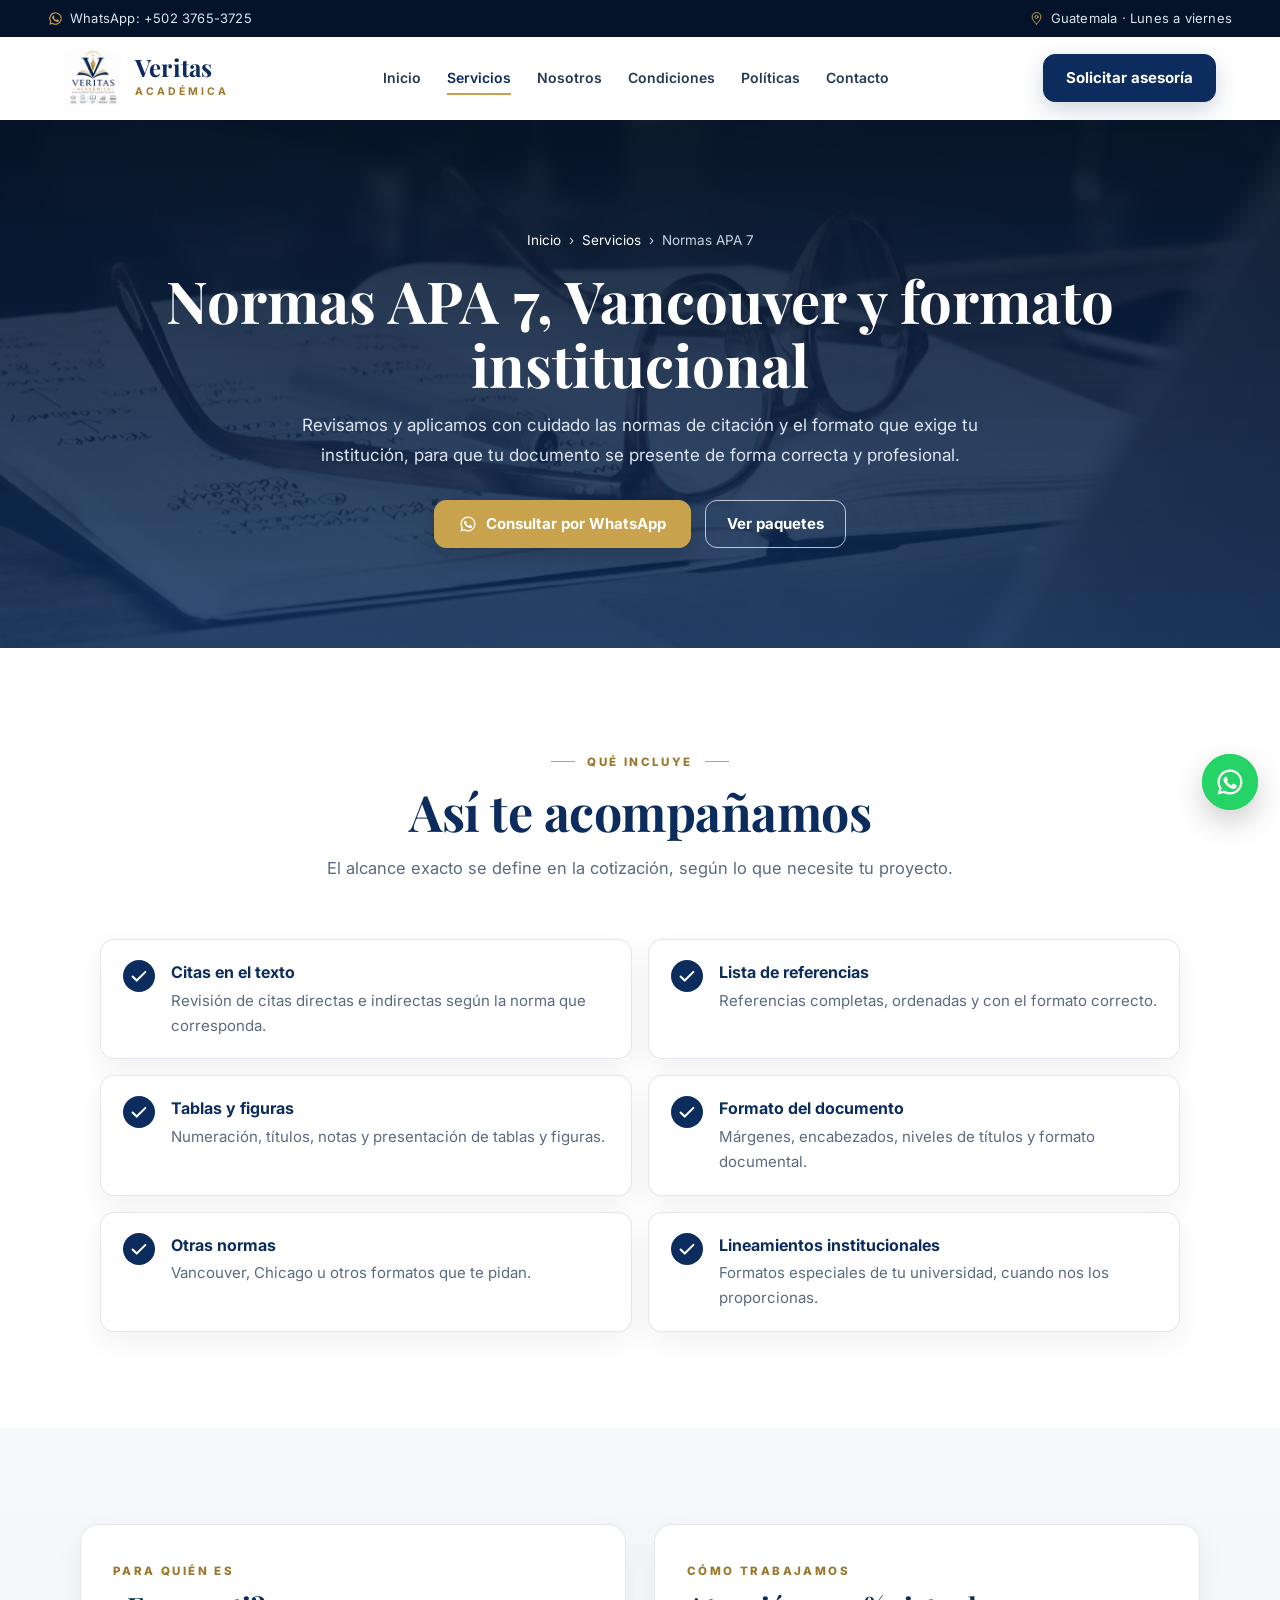
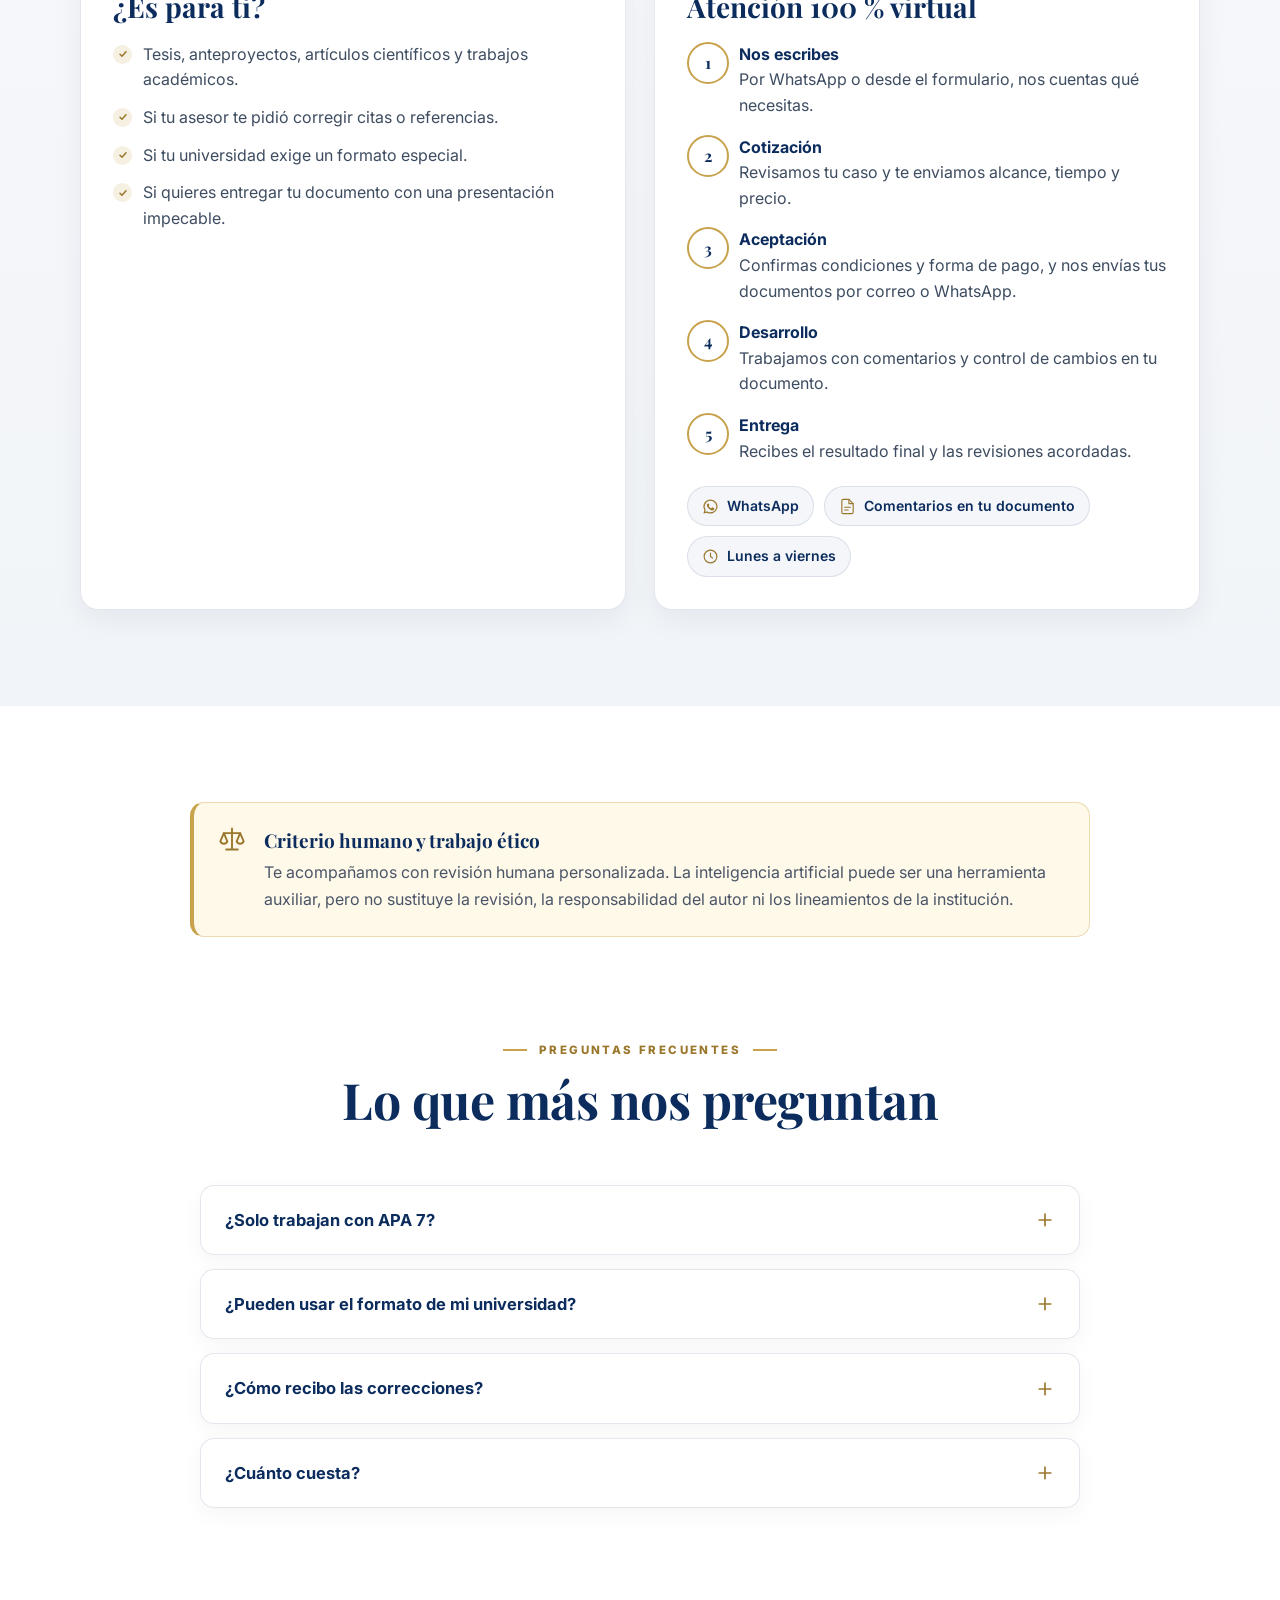
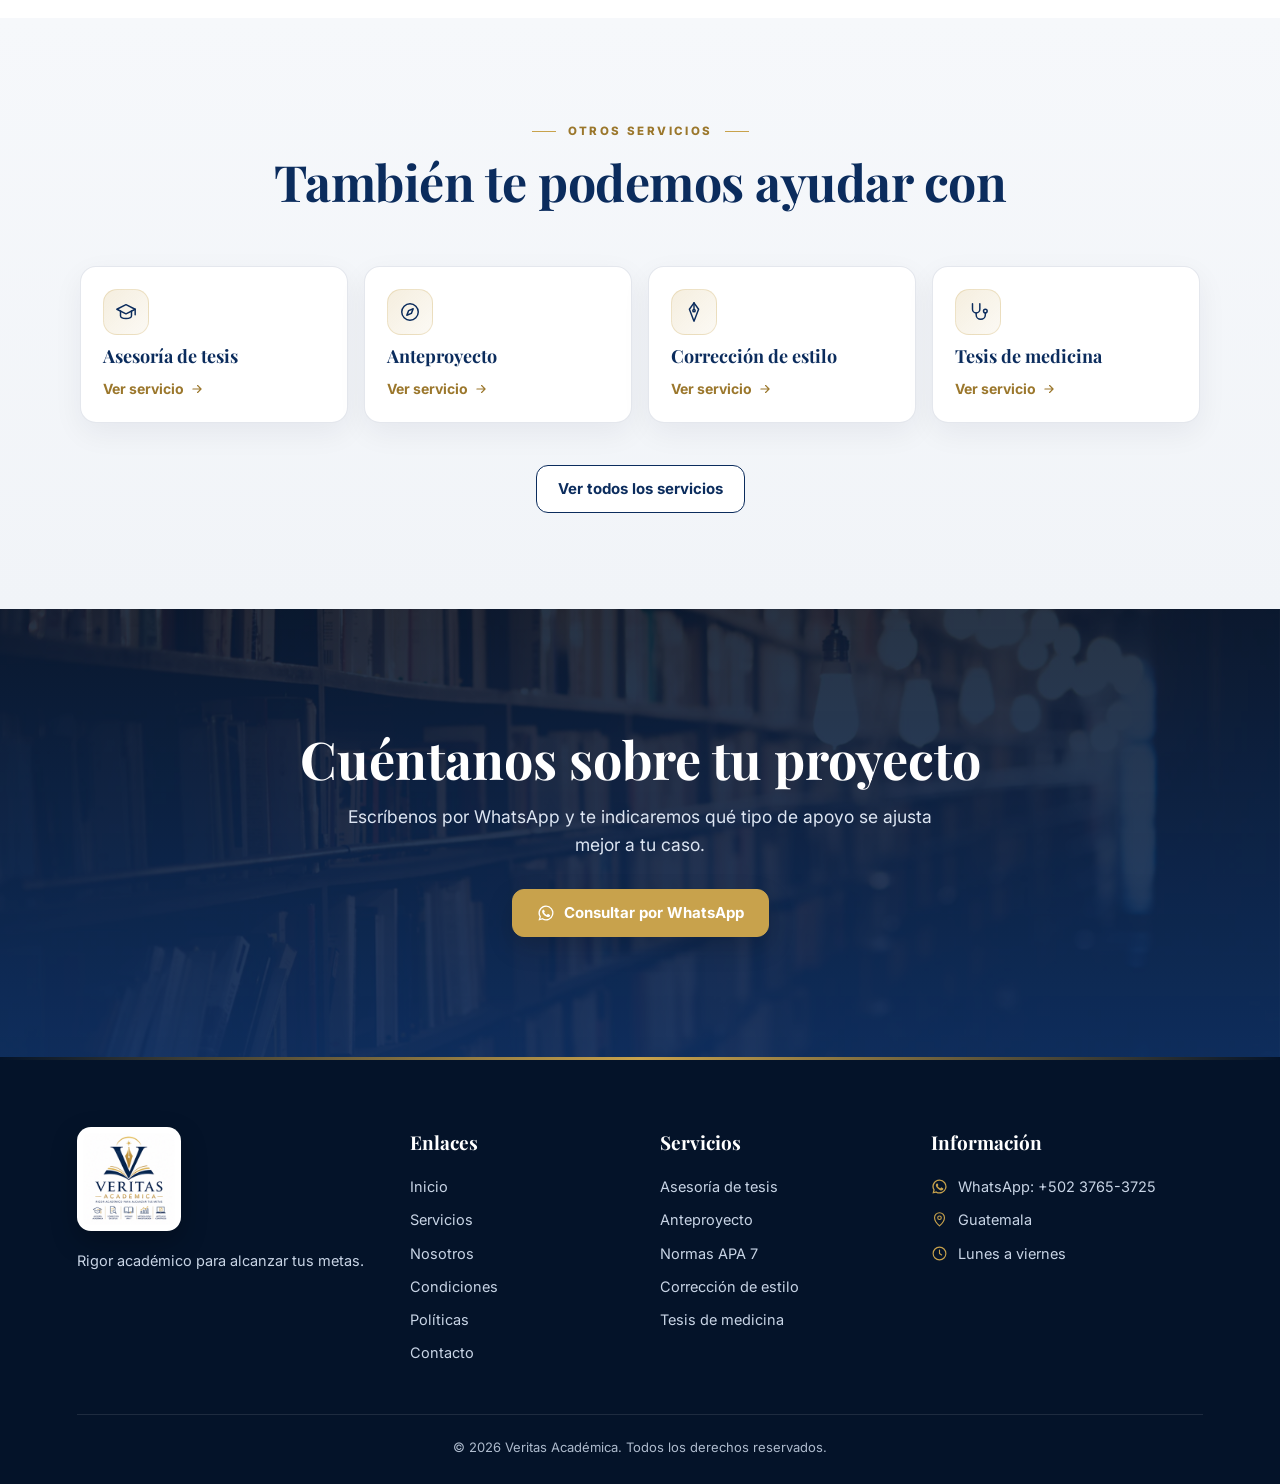
<file: normas-apa-7.html>
<!DOCTYPE html>
<html lang="es">
<head>
    <meta charset="UTF-8">
    <meta name="viewport" content="width=device-width, initial-scale=1.0">
    <title>Normas APA 7 y formato institucional | Veritas Académica</title>
    <meta name="description" content="Revisión y aplicación de normas APA 7, Vancouver y Chicago: citas, referencias, tablas, figuras y formato de tu universidad. Servicio virtual en Guatemala.">
    <meta name="author" content="Veritas Académica">
    <meta name="theme-color" content="#0B2C5D">
    <link rel="canonical" href="https://veritasacademica.github.io/veritas-academica/normas-apa-7.html">
    <meta property="og:type" content="website">
    <meta property="og:site_name" content="Veritas Académica">
    <meta property="og:locale" content="es_GT">
    <meta property="og:url" content="https://veritasacademica.github.io/veritas-academica/normas-apa-7.html">
    <meta property="og:title" content="Normas APA 7 y formato institucional | Veritas Académica">
    <meta property="og:description" content="Revisión y aplicación de normas APA 7, Vancouver y Chicago: citas, referencias, tablas, figuras y formato de tu universidad. Servicio virtual en Guatemala.">
    <meta property="og:image" content="https://veritasacademica.github.io/veritas-academica/img/compartir.jpg">
    <meta property="og:image:width" content="1200">
    <meta property="og:image:height" content="630">
    <meta name="twitter:card" content="summary_large_image">
    <link rel="icon" type="image/png" href="img/favicon.png">
    <link rel="apple-touch-icon" href="img/logo-veritas.png">
    <link rel="preconnect" href="https://fonts.googleapis.com">
    <link rel="preconnect" href="https://fonts.gstatic.com" crossorigin>
    <link href="https://fonts.googleapis.com/css2?family=Inter:wght@400;500;600;700;800&family=Playfair+Display:ital,wght@0,600;0,700;1,600&display=swap" rel="stylesheet">
    <link rel="stylesheet" href="css/estilos.css">
    <script>document.documentElement.classList.add('js')</script>
    <script type="application/ld+json">
    {
        "@context": "https://schema.org",
        "@graph": [
            {
                "@type": "Service",
                "name": "Normas APA 7, Vancouver y formato institucional",
                "serviceType": "Normas APA 7",
                "description": "Revisión y aplicación de normas APA 7, Vancouver y Chicago: citas, referencias, tablas, figuras y formato de tu universidad. Servicio virtual en Guatemala.",
                "url": "https://veritasacademica.github.io/veritas-academica/normas-apa-7.html",
                "areaServed": {
                    "@type": "Country",
                    "name": "Guatemala"
                },
                "availableChannel": {
                    "@type": "ServiceChannel",
                    "serviceUrl": "https://veritasacademica.github.io/veritas-academica/normas-apa-7.html",
                    "servicePhone": "+502 3765-3725"
                },
                "provider": {
                    "@type": "ProfessionalService",
                    "@id": "https://veritasacademica.github.io/veritas-academica/#negocio",
                    "name": "Veritas Académica",
                    "url": "https://veritasacademica.github.io/veritas-academica/",
                    "telephone": "+502 3765-3725"
                }
            },
            {
                "@type": "BreadcrumbList",
                "itemListElement": [
                    {
                        "@type": "ListItem",
                        "position": 1,
                        "name": "Inicio",
                        "item": "https://veritasacademica.github.io/veritas-academica/"
                    },
                    {
                        "@type": "ListItem",
                        "position": 2,
                        "name": "Servicios",
                        "item": "https://veritasacademica.github.io/veritas-academica/servicios.html"
                    },
                    {
                        "@type": "ListItem",
                        "position": 3,
                        "name": "Normas APA 7",
                        "item": "https://veritasacademica.github.io/veritas-academica/normas-apa-7.html"
                    }
                ]
            }
        ]
    }
    </script>
</head>

<body>
<!--CABECERA-->
<div class="topbar">
    <div class="topbar-contenido">
        <a href="https://wa.me/50237653725" target="_blank" rel="noopener noreferrer"><svg class="ico" aria-hidden="true"><use href="img/iconos.svg#whatsapp"/></svg>WhatsApp: +502 3765-3725</a>
        <span><svg class="ico" aria-hidden="true"><use href="img/iconos.svg#ubicacion"/></svg>Guatemala · Lunes a viernes</span>
    </div>
</div>

<header class="header" id="cabecera">
    <a href="index.html" class="brand" aria-label="Veritas Académica, ir al inicio">
        <img src="img/logo-veritas.png" alt="Logo Veritas Académica" width="58" height="58">
        <div><strong>Veritas</strong><span>Académica</span></div>
    </a>
    <nav class="nav" id="nav" aria-label="Menú principal">
        <a href="index.html">Inicio</a>
        <a href="servicios.html" data-pagina="servicios" class="active">Servicios</a>
        <a href="index.html#nosotros">Nosotros</a>
        <a href="condiciones.html" data-pagina="condiciones">Condiciones</a>
        <a href="politicas.html" data-pagina="politicas">Políticas</a>
        <a href="contacto.html" data-pagina="contacto">Contacto</a>
        <a class="btn-primary nav-cta" href="https://wa.me/50237653725?text=Hola%2C%20quisiera%20solicitar%20informaci%C3%B3n%20sobre%20sus%20servicios%20de%20asesor%C3%ADa%20acad%C3%A9mica." target="_blank" rel="noopener noreferrer">Solicitar asesoría</a>
    </nav>
    <a class="btn-header" href="https://wa.me/50237653725?text=Hola%2C%20quisiera%20solicitar%20informaci%C3%B3n%20sobre%20sus%20servicios%20de%20asesor%C3%ADa%20acad%C3%A9mica." target="_blank" rel="noopener noreferrer">Solicitar asesoría</a>
    <button class="menu-btn" id="menuBtn" aria-label="Abrir menú" aria-expanded="false" aria-controls="nav"><svg class="ico" aria-hidden="true"><use href="img/iconos.svg#menu"/></svg></button>
</header>
<!--/CABECERA-->

<main>
    <section class="page-hero">
        <div class="banda-fondo" data-parallax style="background-image:url('img/normas.webp')"></div>
        <nav class="miga" aria-label="Ruta"><a href="index.html">Inicio</a><span>›</span><a href="servicios.html">Servicios</a><span>›</span><span>Normas APA 7</span></nav>
        <h1>Normas APA 7, Vancouver y formato institucional</h1>
        <p>Revisamos y aplicamos con cuidado las normas de citación y el formato que exige tu institución, para que tu documento se presente de forma correcta y profesional.</p>
        <div class="hero-botones">
            <a class="btn-dorado" href="https://wa.me/50237653725?text=Hola%2C%20vengo%20de%20la%20p%C3%A1gina%20web.%20Me%20interesa%20la%20revisi%C3%B3n%20de%20normas%20APA%207%20o%20formato%20institucional." target="_blank" rel="noopener noreferrer"><svg class="ico" aria-hidden="true"><use href="img/iconos.svg#whatsapp"/></svg>Consultar por WhatsApp</a>
            <a class="btn-secondary" href="servicios.html#paquetes">Ver paquetes</a>
        </div>
    </section>

    <section class="seccion">
        <div class="titulo-seccion reveal">
            <span>Qué incluye</span>
            <h2>Así te acompañamos</h2>
            <p>El alcance exacto se define en la cotización, según lo que necesite tu proyecto.</p>
        </div>
        <div class="incluye-grid">
            <div class="item-check reveal" style="--retraso:0s"><svg class="ico" aria-hidden="true"><use href="img/iconos.svg#check"/></svg><div><strong>Citas en el texto</strong><p>Revisión de citas directas e indirectas según la norma que corresponda.</p></div></div>
            <div class="item-check reveal" style="--retraso:0.08s"><svg class="ico" aria-hidden="true"><use href="img/iconos.svg#check"/></svg><div><strong>Lista de referencias</strong><p>Referencias completas, ordenadas y con el formato correcto.</p></div></div>
            <div class="item-check reveal" style="--retraso:0s"><svg class="ico" aria-hidden="true"><use href="img/iconos.svg#check"/></svg><div><strong>Tablas y figuras</strong><p>Numeración, títulos, notas y presentación de tablas y figuras.</p></div></div>
            <div class="item-check reveal" style="--retraso:0.08s"><svg class="ico" aria-hidden="true"><use href="img/iconos.svg#check"/></svg><div><strong>Formato del documento</strong><p>Márgenes, encabezados, niveles de títulos y formato documental.</p></div></div>
            <div class="item-check reveal" style="--retraso:0s"><svg class="ico" aria-hidden="true"><use href="img/iconos.svg#check"/></svg><div><strong>Otras normas</strong><p>Vancouver, Chicago u otros formatos que te pidan.</p></div></div>
            <div class="item-check reveal" style="--retraso:0.08s"><svg class="ico" aria-hidden="true"><use href="img/iconos.svg#check"/></svg><div><strong>Lineamientos institucionales</strong><p>Formatos especiales de tu universidad, cuando nos los proporcionas.</p></div></div>
        </div>
    </section>

    <section class="seccion seccion-clara">
        <div class="dos-columnas">
            <div class="bloque reveal">
                <span class="sobretitulo">Para quién es</span>
                <h2>¿Es para ti?</h2>
                <ul class="lista-check">
                    <li>Tesis, anteproyectos, artículos científicos y trabajos académicos.</li>
                    <li>Si tu asesor te pidió corregir citas o referencias.</li>
                    <li>Si tu universidad exige un formato especial.</li>
                    <li>Si quieres entregar tu documento con una presentación impecable.</li>
                </ul>
            </div>
            <div class="bloque reveal" style="--retraso:.1s">
                <span class="sobretitulo">Cómo trabajamos</span>
                <h2>Atención 100 % virtual</h2>
                <ol class="pasos-lista">
                    <li><div><strong>Nos escribes</strong>Por WhatsApp o desde el formulario, nos cuentas qué necesitas.</div></li>
                    <li><div><strong>Cotización</strong>Revisamos tu caso y te enviamos alcance, tiempo y precio.</div></li>
                    <li><div><strong>Aceptación</strong>Confirmas condiciones y forma de pago, y nos envías tus documentos por correo o WhatsApp.</div></li>
                    <li><div><strong>Desarrollo</strong>Trabajamos con comentarios y control de cambios en tu documento.</div></li>
                    <li><div><strong>Entrega</strong>Recibes el resultado final y las revisiones acordadas.</div></li>
                </ol>
                <div class="modalidad">
                    <span><svg class="ico" aria-hidden="true"><use href="img/iconos.svg#whatsapp"/></svg>WhatsApp</span>
                    <span><svg class="ico" aria-hidden="true"><use href="img/iconos.svg#documento"/></svg>Comentarios en tu documento</span>
                    <span><svg class="ico" aria-hidden="true"><use href="img/iconos.svg#reloj"/></svg>Lunes a viernes</span>
                </div>
            </div>
        </div>
    </section>

    <section class="seccion" style="padding-bottom:40px">
        <div class="nota-etica reveal">
            <svg class="ico" aria-hidden="true"><use href="img/iconos.svg#balanza"/></svg>
            <div>
                <strong>Criterio humano y trabajo ético</strong>
                <p>Te acompañamos con revisión humana personalizada. La inteligencia artificial puede ser una herramienta auxiliar, pero no sustituye la revisión, la responsabilidad del autor ni los lineamientos de la institución.</p>
            </div>
        </div>
    </section>

    <section class="seccion" id="faq" style="padding-top:56px">
        <div class="titulo-seccion reveal">
            <span>Preguntas frecuentes</span>
            <h2>Lo que más nos preguntan</h2>
        </div>
        <div class="faq">
            <details class="reveal">
                <summary>¿Solo trabajan con APA 7? <svg class="ico" aria-hidden="true"><use href="img/iconos.svg#mas"/></svg></summary>
                <p>No. También aplicamos Vancouver, Chicago y otros formatos, además de los lineamientos propios de cada institución.</p>
            </details>
            <details class="reveal">
                <summary>¿Pueden usar el formato de mi universidad? <svg class="ico" aria-hidden="true"><use href="img/iconos.svg#mas"/></svg></summary>
                <p>Sí, siempre que nos compartas la guía o el normativo. Trabajamos con lineamientos de USAC, UMG, URL, UVG, UFM y otras instituciones.</p>
            </details>
            <details class="reveal">
                <summary>¿Cómo recibo las correcciones? <svg class="ico" aria-hidden="true"><use href="img/iconos.svg#mas"/></svg></summary>
                <p>Directamente en tu documento, con comentarios y control de cambios, para que veas cada ajuste. Te lo enviamos por correo o por WhatsApp.</p>
            </details>
            <details class="reveal">
                <summary>¿Cuánto cuesta? <svg class="ico" aria-hidden="true"><use href="img/iconos.svg#mas"/></svg></summary>
                <p>Depende de la extensión del documento, la norma y la urgencia. Escríbenos y te enviamos una cotización.</p>
            </details>
        </div>
    </section>

    <section class="seccion seccion-clara">
        <div class="titulo-seccion reveal">
            <span>Otros servicios</span>
            <h2>También te podemos ayudar con</h2>
        </div>
        <div class="otros-servicios">
            <a class="otro reveal" style="--retraso:0s" href="asesoria-de-tesis.html"><div class="icono"><svg class="ico" aria-hidden="true"><use href="img/iconos.svg#tesis"/></svg></div><strong>Asesoría de tesis</strong><span>Ver servicio <svg class="ico" aria-hidden="true"><use href="img/iconos.svg#flecha"/></svg></span></a>
            <a class="otro reveal" style="--retraso:0.08s" href="anteproyecto-plan-de-investigacion.html"><div class="icono"><svg class="ico" aria-hidden="true"><use href="img/iconos.svg#brujula"/></svg></div><strong>Anteproyecto</strong><span>Ver servicio <svg class="ico" aria-hidden="true"><use href="img/iconos.svg#flecha"/></svg></span></a>
            <a class="otro reveal" style="--retraso:0.16s" href="correccion-de-estilo.html"><div class="icono"><svg class="ico" aria-hidden="true"><use href="img/iconos.svg#pluma"/></svg></div><strong>Corrección de estilo</strong><span>Ver servicio <svg class="ico" aria-hidden="true"><use href="img/iconos.svg#flecha"/></svg></span></a>
            <a class="otro reveal" style="--retraso:0.24s" href="tesis-de-medicina.html"><div class="icono"><svg class="ico" aria-hidden="true"><use href="img/iconos.svg#salud"/></svg></div><strong>Tesis de medicina</strong><span>Ver servicio <svg class="ico" aria-hidden="true"><use href="img/iconos.svg#flecha"/></svg></span></a>
        </div>
        <div class="centrado reveal">
            <a class="btn-secondary" href="servicios.html">Ver todos los servicios</a>
        </div>
    </section>

    <section class="cta-final">
        <div class="banda-fondo" data-parallax style="background-image:url('img/biblioteca.webp')"></div>
        <div class="reveal">
            <h2>Cuéntanos sobre tu proyecto</h2>
            <p>Escríbenos por WhatsApp y te indicaremos qué tipo de apoyo se ajusta mejor a tu caso.</p>
            <a class="btn-primary" href="https://wa.me/50237653725?text=Hola%2C%20vengo%20de%20la%20p%C3%A1gina%20web.%20Me%20interesa%20la%20revisi%C3%B3n%20de%20normas%20APA%207%20o%20formato%20institucional." target="_blank" rel="noopener noreferrer"><svg class="ico" aria-hidden="true"><use href="img/iconos.svg#whatsapp"/></svg>Consultar por WhatsApp</a>
        </div>
    </section>
</main>

<!--PIE-->
<footer class="footer">
    <div class="footer-grid">
        <div>
            <img src="img/logo-veritas.png" alt="Logo Veritas Académica" class="footer-logo" width="104" height="104" loading="lazy">
            <p>Rigor académico para alcanzar tus metas.</p>
        </div>

        <div>
            <h4>Enlaces</h4>
            <a href="index.html">Inicio</a>
            <a href="servicios.html">Servicios</a>
            <a href="index.html#nosotros">Nosotros</a>
            <a href="condiciones.html">Condiciones</a>
            <a href="politicas.html">Políticas</a>
            <a href="contacto.html">Contacto</a>
        </div>

        <div>
            <h4>Servicios</h4>
            <a href="asesoria-de-tesis.html">Asesoría de tesis</a>
            <a href="anteproyecto-plan-de-investigacion.html">Anteproyecto</a>
            <a href="normas-apa-7.html">Normas APA 7</a>
            <a href="correccion-de-estilo.html">Corrección de estilo</a>
            <a href="tesis-de-medicina.html">Tesis de medicina</a>
        </div>

        <div>
            <h4>Información</h4>
            <a class="footer-dato" href="https://wa.me/50237653725" target="_blank" rel="noopener noreferrer"><svg class="ico" aria-hidden="true"><use href="img/iconos.svg#whatsapp"/></svg>WhatsApp: +502 3765-3725</a>
            <p class="footer-dato"><svg class="ico" aria-hidden="true"><use href="img/iconos.svg#ubicacion"/></svg>Guatemala</p>
            <p class="footer-dato"><svg class="ico" aria-hidden="true"><use href="img/iconos.svg#reloj"/></svg>Lunes a viernes</p>
        </div>
    </div>

    <div class="footer-bottom">
        © 2026 Veritas Académica. Todos los derechos reservados.
    </div>
</footer>

<a class="whatsapp-float" href="https://wa.me/50237653725?text=Hola%2C%20quisiera%20solicitar%20informaci%C3%B3n%20sobre%20sus%20servicios%20de%20asesor%C3%ADa%20acad%C3%A9mica." target="_blank" rel="noopener noreferrer" aria-label="Escribir por WhatsApp"><svg class="ico" aria-hidden="true"><use href="img/iconos.svg#whatsapp"/></svg></a>
<button class="top-button" id="topButton" aria-label="Volver arriba"><svg class="ico" aria-hidden="true"><use href="img/iconos.svg#arriba"/></svg></button>
<!--/PIE-->

<script src="js/script.js"></script>
</body>
</html>
</file>
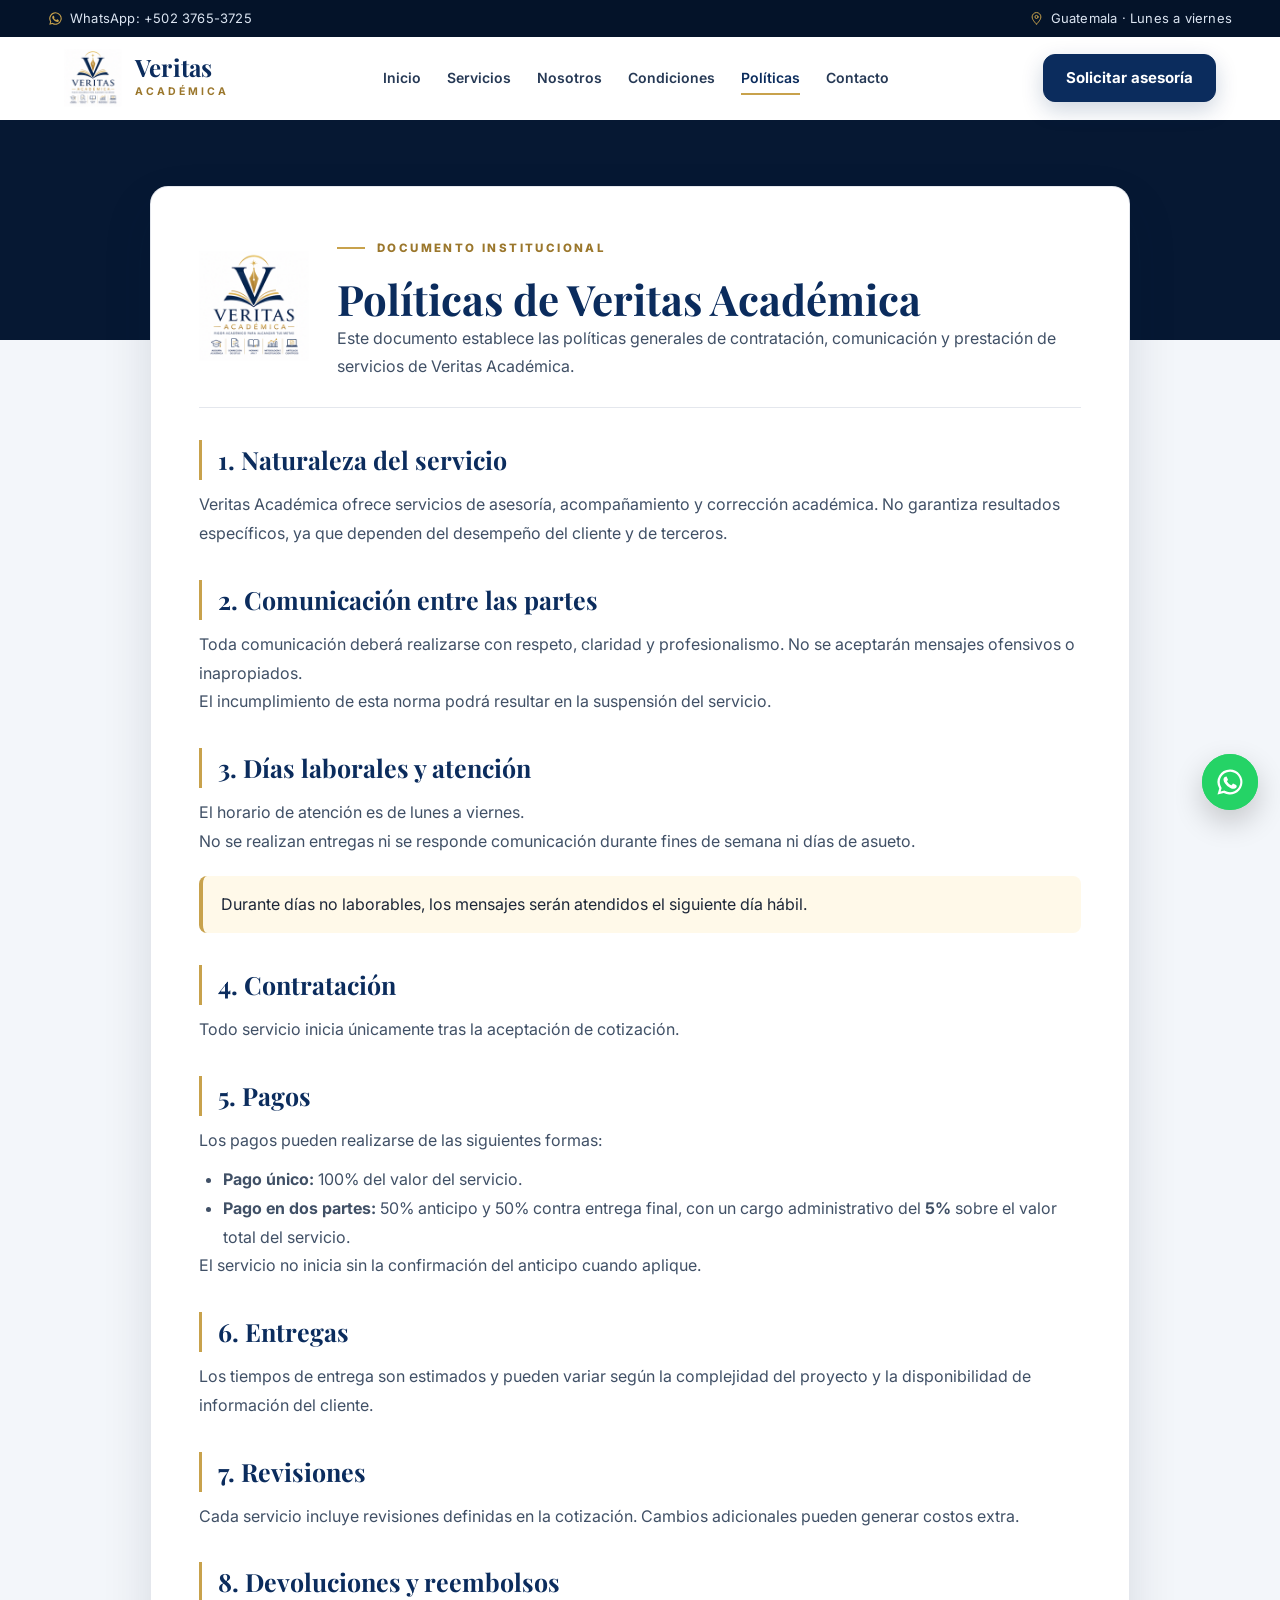
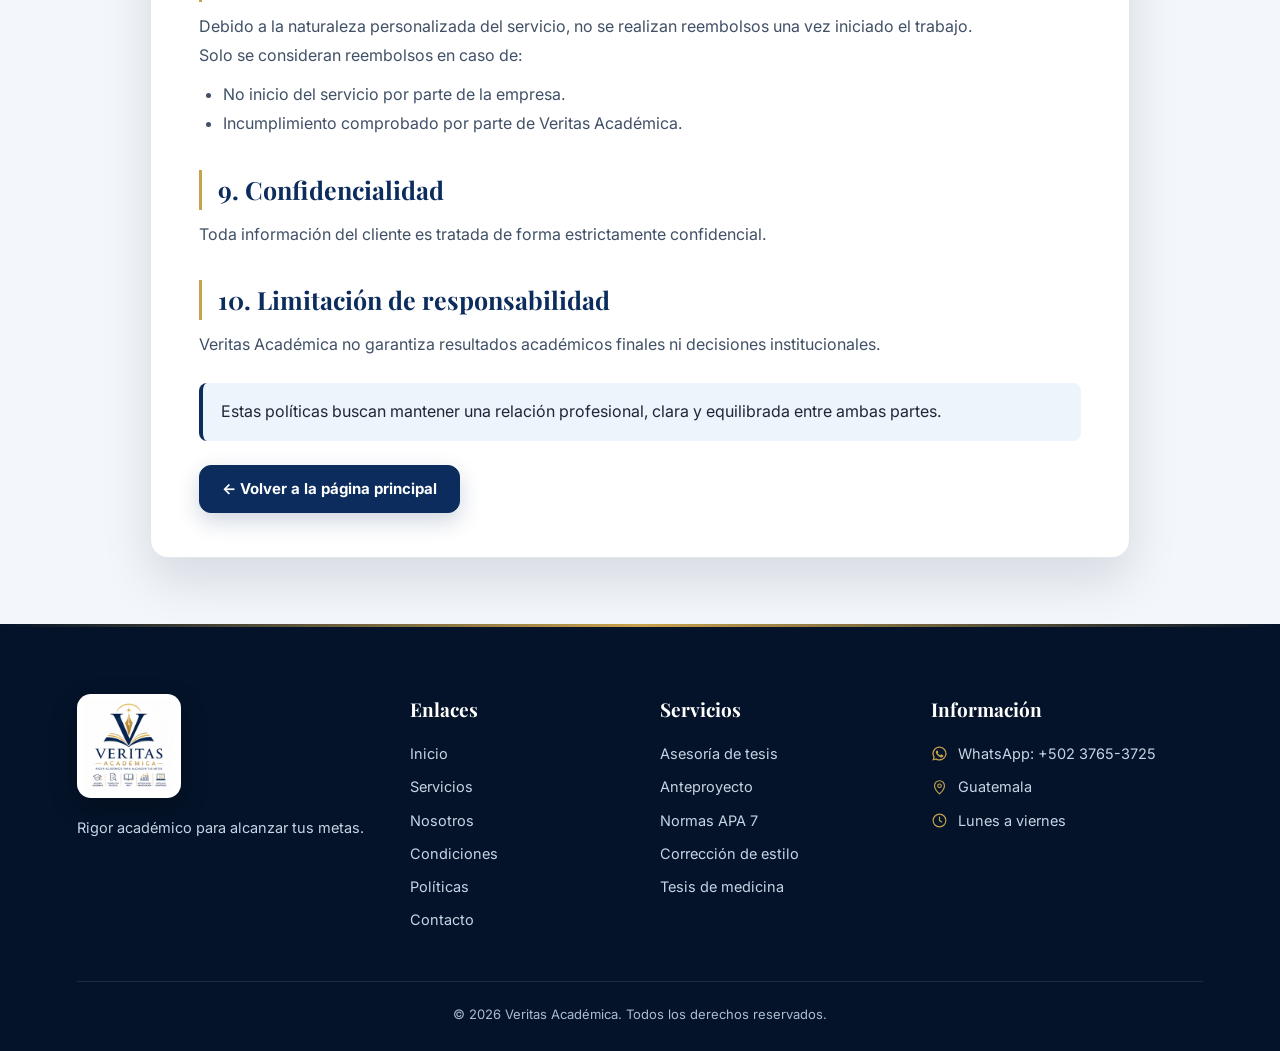
<file: politicas.html>
<!DOCTYPE html>
<html lang="es">
<head>
    <meta charset="UTF-8">
    <meta name="viewport" content="width=device-width, initial-scale=1.0">
    <title>Políticas | Veritas Académica</title>
    <meta name="description" content="Políticas generales de comunicación, contratación, pagos, entregas, revisiones, confidencialidad y reembolsos de Veritas Académica.">
    <meta name="author" content="Veritas Académica">
    <meta name="theme-color" content="#0B2C5D">
    <link rel="canonical" href="https://veritasacademica.github.io/veritas-academica/politicas.html">
    <meta property="og:type" content="website">
    <meta property="og:site_name" content="Veritas Académica">
    <meta property="og:locale" content="es_GT">
    <meta property="og:url" content="https://veritasacademica.github.io/veritas-academica/politicas.html">
    <meta property="og:title" content="Políticas | Veritas Académica">
    <meta property="og:description" content="Políticas generales de comunicación, contratación, pagos, entregas, revisiones, confidencialidad y reembolsos de Veritas Académica.">
    <meta property="og:image" content="https://veritasacademica.github.io/veritas-academica/img/compartir.jpg">
    <meta property="og:image:width" content="1200">
    <meta property="og:image:height" content="630">
    <meta name="twitter:card" content="summary_large_image">
    <link rel="icon" type="image/png" href="img/favicon.png">
    <link rel="apple-touch-icon" href="img/logo-veritas.png">
    <link rel="preconnect" href="https://fonts.googleapis.com">
    <link rel="preconnect" href="https://fonts.gstatic.com" crossorigin>
    <link href="https://fonts.googleapis.com/css2?family=Inter:wght@400;500;600;700;800&family=Playfair+Display:ital,wght@0,600;0,700;1,600&display=swap" rel="stylesheet">
    <link rel="stylesheet" href="css/estilos.css">
    <script>document.documentElement.classList.add('js')</script>
</head>

<body>

<!--CABECERA-->
<div class="topbar">
    <div class="topbar-contenido">
        <a href="https://wa.me/50237653725" target="_blank" rel="noopener noreferrer"><svg class="ico" aria-hidden="true"><use href="img/iconos.svg#whatsapp"/></svg>WhatsApp: +502 3765-3725</a>
        <span><svg class="ico" aria-hidden="true"><use href="img/iconos.svg#ubicacion"/></svg>Guatemala · Lunes a viernes</span>
    </div>
</div>

<header class="header" id="cabecera">
    <a href="index.html" class="brand" aria-label="Veritas Académica, ir al inicio">
        <img src="img/logo-veritas.png" alt="Logo Veritas Académica" width="58" height="58">
        <div><strong>Veritas</strong><span>Académica</span></div>
    </a>
    <nav class="nav" id="nav" aria-label="Menú principal">
        <a href="index.html">Inicio</a>
        <a href="servicios.html" data-pagina="servicios">Servicios</a>
        <a href="index.html#nosotros">Nosotros</a>
        <a href="condiciones.html" data-pagina="condiciones">Condiciones</a>
        <a href="politicas.html" data-pagina="politicas" class="active">Políticas</a>
        <a href="contacto.html" data-pagina="contacto">Contacto</a>
        <a class="btn-primary nav-cta" href="https://wa.me/50237653725?text=Hola%2C%20quisiera%20solicitar%20informaci%C3%B3n%20sobre%20sus%20servicios%20de%20asesor%C3%ADa%20acad%C3%A9mica." target="_blank" rel="noopener noreferrer">Solicitar asesoría</a>
    </nav>
    <a class="btn-header" href="https://wa.me/50237653725?text=Hola%2C%20quisiera%20solicitar%20informaci%C3%B3n%20sobre%20sus%20servicios%20de%20asesor%C3%ADa%20acad%C3%A9mica." target="_blank" rel="noopener noreferrer">Solicitar asesoría</a>
    <button class="menu-btn" id="menuBtn" aria-label="Abrir menú" aria-expanded="false" aria-controls="nav"><svg class="ico" aria-hidden="true"><use href="img/iconos.svg#menu"/></svg></button>
</header>
<!--/CABECERA-->

<main class="pagina-documento">
    <section class="documento-card reveal">
        <div class="documento-encabezado">
            <img src="img/logo-veritas.png" alt="Veritas Académica">
            <div>
                <span class="etiqueta">Documento institucional</span>
                <h1>Políticas de Veritas Académica</h1>
                <p>
                    Este documento establece las políticas generales de contratación,
                    comunicación y prestación de servicios de Veritas Académica.
                </p>
            </div>
        </div>

        <h2>1. Naturaleza del servicio</h2>
        <p>
            Veritas Académica ofrece servicios de asesoría, acompañamiento y corrección académica.
            No garantiza resultados específicos, ya que dependen del desempeño del cliente y de terceros.
        </p>

        <h2>2. Comunicación entre las partes</h2>
        <p>
            Toda comunicación deberá realizarse con respeto, claridad y profesionalismo.
            No se aceptarán mensajes ofensivos o inapropiados.
        </p>
        <p>
            El incumplimiento de esta norma podrá resultar en la suspensión del servicio.
        </p>

        <h2>3. Días laborales y atención</h2>
        <p>El horario de atención es de lunes a viernes.</p>
        <p>No se realizan entregas ni se responde comunicación durante fines de semana ni días de asueto.</p>

        <div class="aviso">
            Durante días no laborables, los mensajes serán atendidos el siguiente día hábil.
        </div>

        <h2>4. Contratación</h2>
        <p>Todo servicio inicia únicamente tras la aceptación de cotización.</p>

        <h2>5. Pagos</h2>
        <p>Los pagos pueden realizarse de las siguientes formas:</p>
        <ul>
            <li><strong>Pago único:</strong> 100% del valor del servicio.</li>
            <li><strong>Pago en dos partes:</strong> 50% anticipo y 50% contra entrega final, con un cargo administrativo del <strong>5%</strong> sobre el valor total del servicio.</li>
        </ul>
        <p>El servicio no inicia sin la confirmación del anticipo cuando aplique.</p>

        <h2>6. Entregas</h2>
        <p>
            Los tiempos de entrega son estimados y pueden variar según la complejidad del proyecto
            y la disponibilidad de información del cliente.
        </p>

        <h2>7. Revisiones</h2>
        <p>
            Cada servicio incluye revisiones definidas en la cotización.
            Cambios adicionales pueden generar costos extra.
        </p>

        <h2>8. Devoluciones y reembolsos</h2>
        <p>
            Debido a la naturaleza personalizada del servicio, no se realizan reembolsos una vez iniciado el trabajo.
        </p>
        <p>Solo se consideran reembolsos en caso de:</p>
        <ul>
            <li>No inicio del servicio por parte de la empresa.</li>
            <li>Incumplimiento comprobado por parte de Veritas Académica.</li>
        </ul>

        <h2>9. Confidencialidad</h2>
        <p>
            Toda información del cliente es tratada de forma estrictamente confidencial.
        </p>

        <h2>10. Limitación de responsabilidad</h2>
        <p>
            Veritas Académica no garantiza resultados académicos finales ni decisiones institucionales.
        </p>

        <div class="nota">
            Estas políticas buscan mantener una relación profesional, clara y equilibrada entre ambas partes.
        </div>

        <a class="btn-primary" href="index.html">← Volver a la página principal</a>
    </section>
</main>

<!--PIE-->
<footer class="footer">
    <div class="footer-grid">
        <div>
            <img src="img/logo-veritas.png" alt="Logo Veritas Académica" class="footer-logo" width="104" height="104" loading="lazy">
            <p>Rigor académico para alcanzar tus metas.</p>
        </div>

        <div>
            <h4>Enlaces</h4>
            <a href="index.html">Inicio</a>
            <a href="servicios.html">Servicios</a>
            <a href="index.html#nosotros">Nosotros</a>
            <a href="condiciones.html">Condiciones</a>
            <a href="politicas.html">Políticas</a>
            <a href="contacto.html">Contacto</a>
        </div>

        <div>
            <h4>Servicios</h4>
            <a href="asesoria-de-tesis.html">Asesoría de tesis</a>
            <a href="anteproyecto-plan-de-investigacion.html">Anteproyecto</a>
            <a href="normas-apa-7.html">Normas APA 7</a>
            <a href="correccion-de-estilo.html">Corrección de estilo</a>
            <a href="tesis-de-medicina.html">Tesis de medicina</a>
        </div>

        <div>
            <h4>Información</h4>
            <a class="footer-dato" href="https://wa.me/50237653725" target="_blank" rel="noopener noreferrer"><svg class="ico" aria-hidden="true"><use href="img/iconos.svg#whatsapp"/></svg>WhatsApp: +502 3765-3725</a>
            <p class="footer-dato"><svg class="ico" aria-hidden="true"><use href="img/iconos.svg#ubicacion"/></svg>Guatemala</p>
            <p class="footer-dato"><svg class="ico" aria-hidden="true"><use href="img/iconos.svg#reloj"/></svg>Lunes a viernes</p>
        </div>
    </div>

    <div class="footer-bottom">
        © 2026 Veritas Académica. Todos los derechos reservados.
    </div>
</footer>

<a class="whatsapp-float" href="https://wa.me/50237653725?text=Hola%2C%20quisiera%20solicitar%20informaci%C3%B3n%20sobre%20sus%20servicios%20de%20asesor%C3%ADa%20acad%C3%A9mica." target="_blank" rel="noopener noreferrer" aria-label="Escribir por WhatsApp"><svg class="ico" aria-hidden="true"><use href="img/iconos.svg#whatsapp"/></svg></a>
<button class="top-button" id="topButton" aria-label="Volver arriba"><svg class="ico" aria-hidden="true"><use href="img/iconos.svg#arriba"/></svg></button>
<!--/PIE-->

<script src="js/script.js"></script>
</body>
</html>
</file>
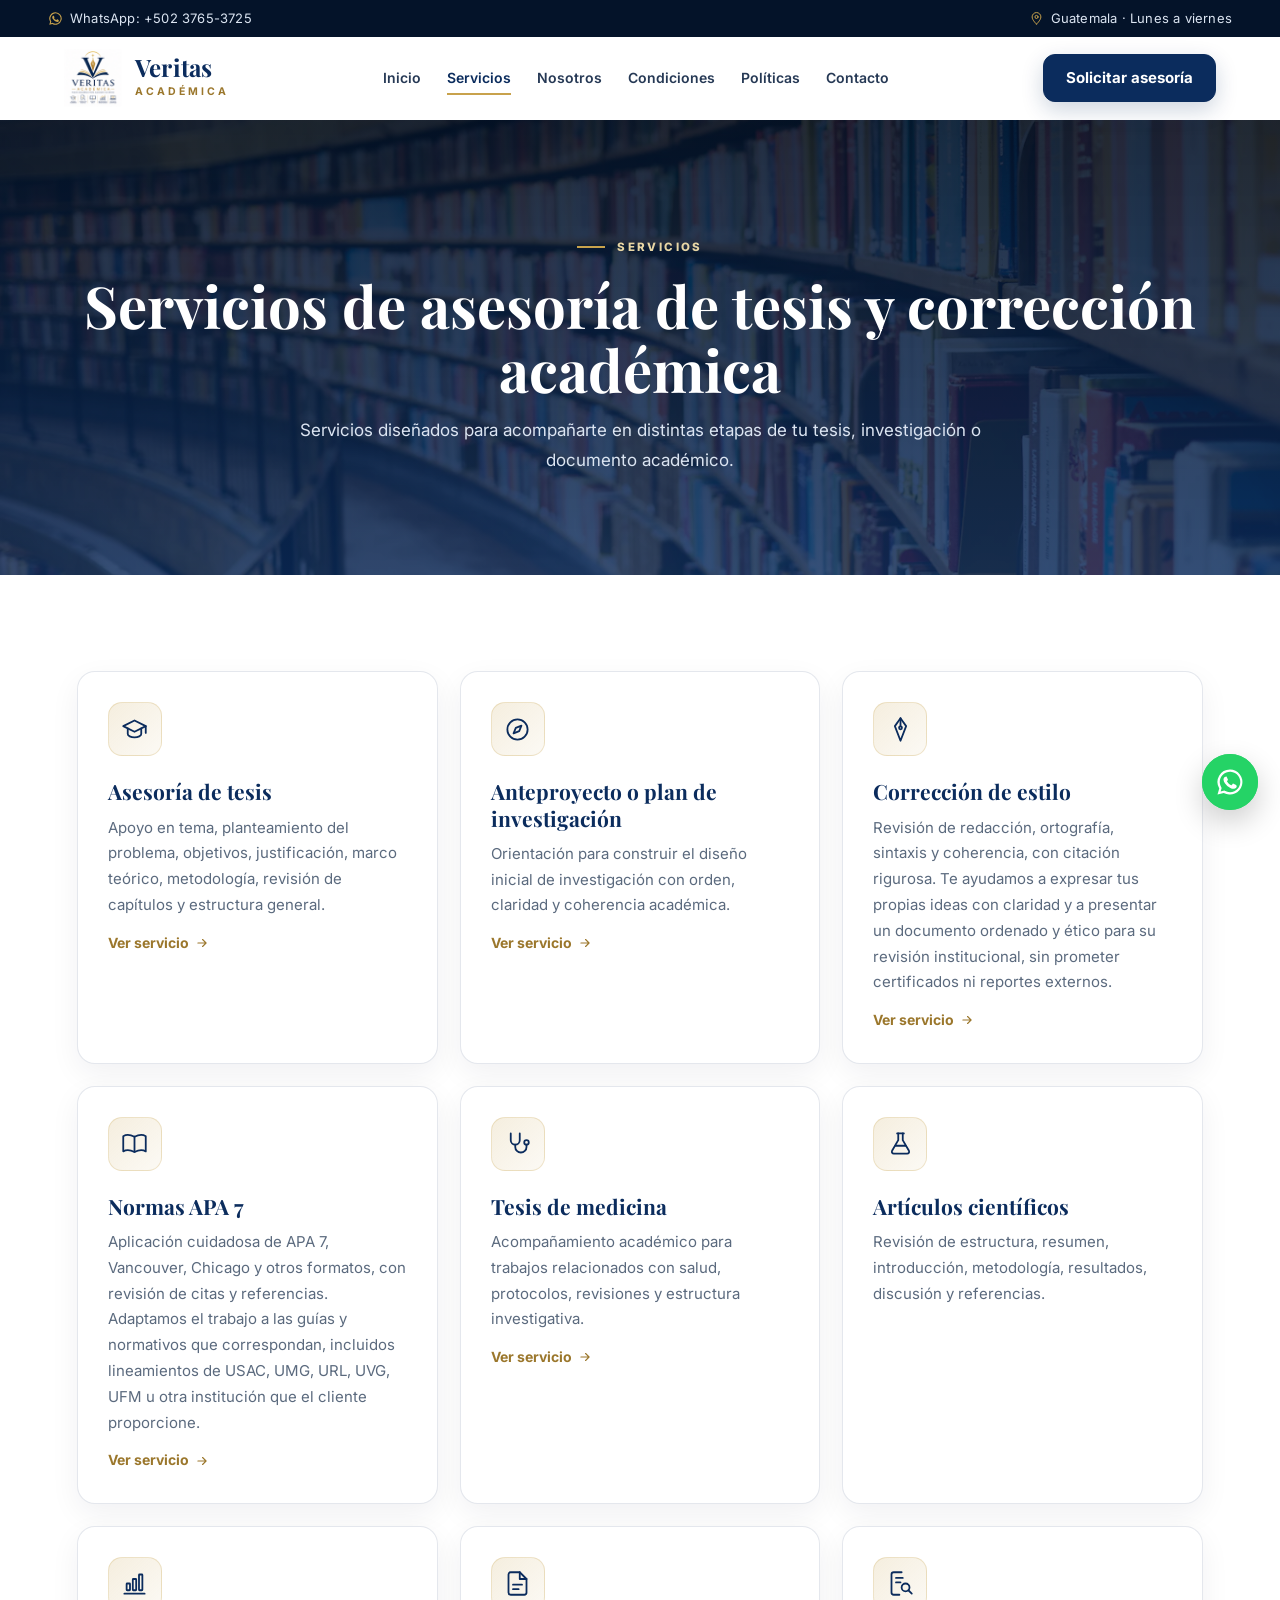
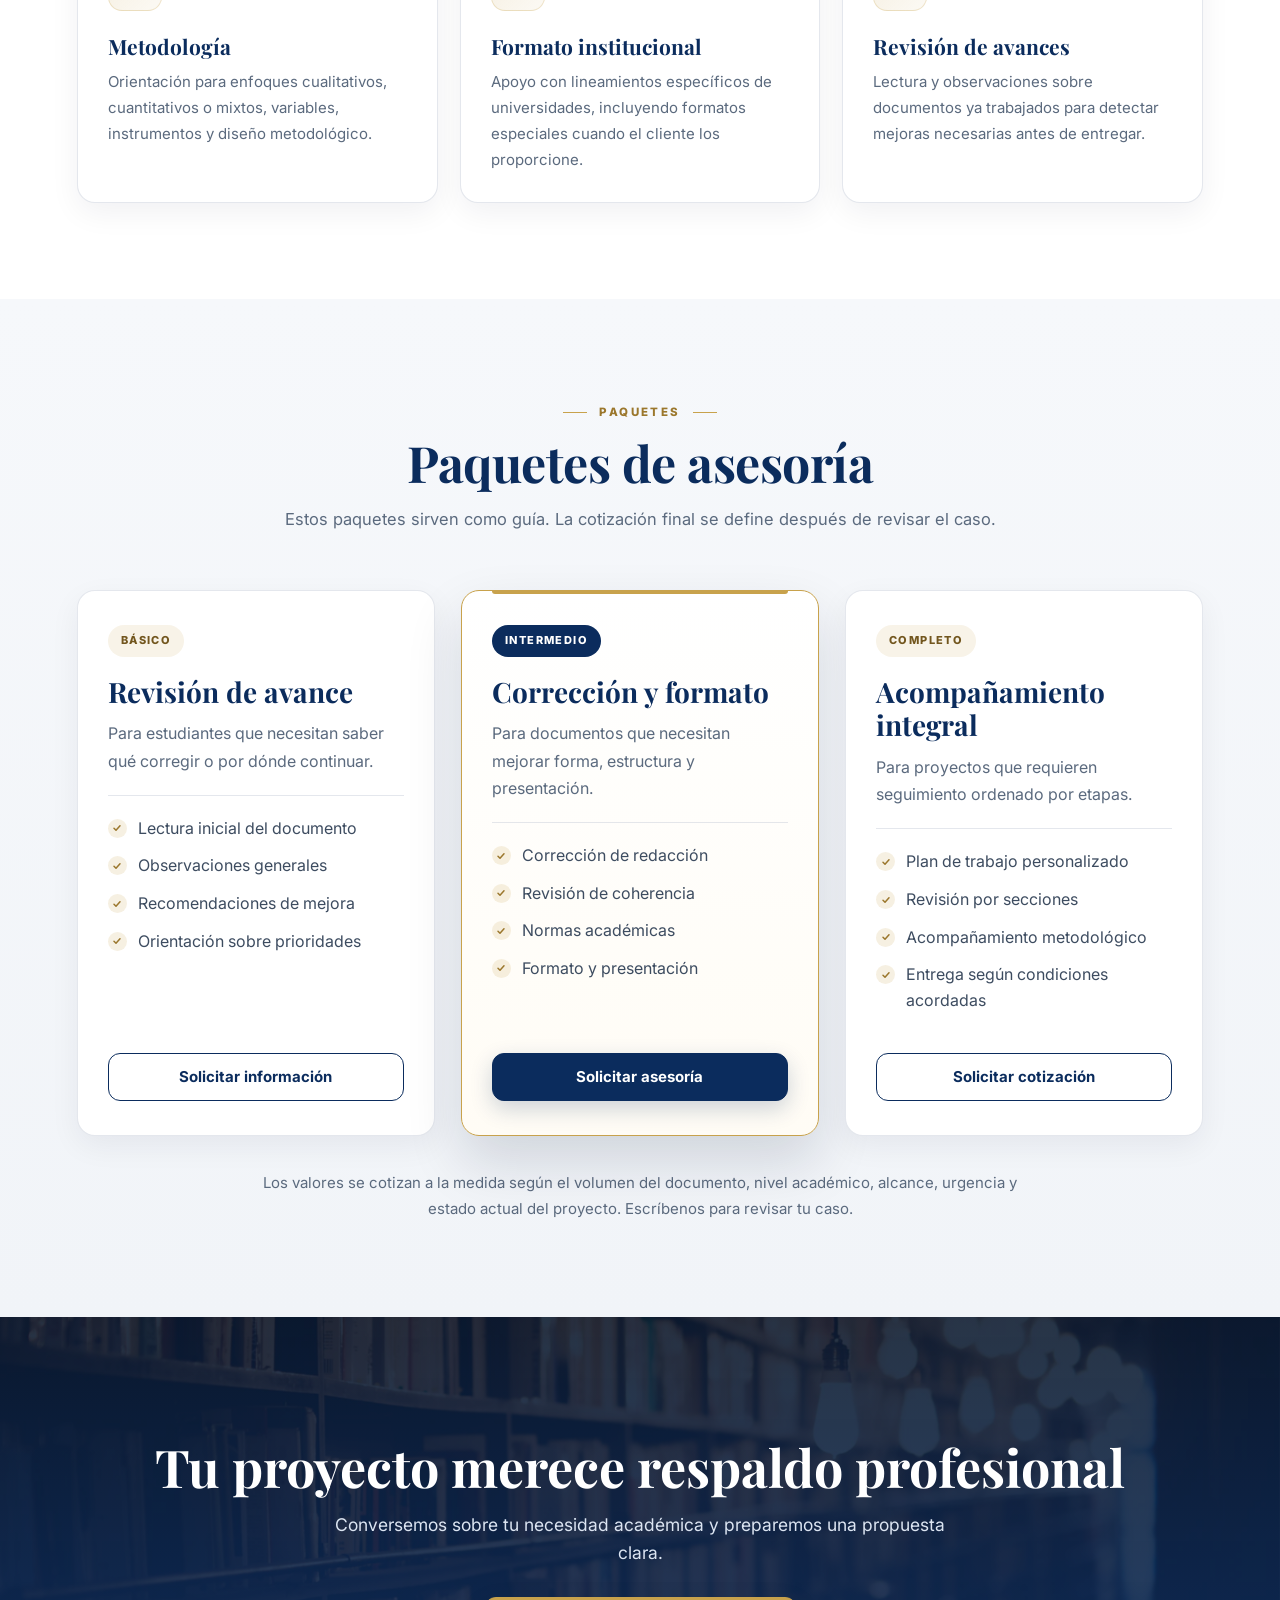
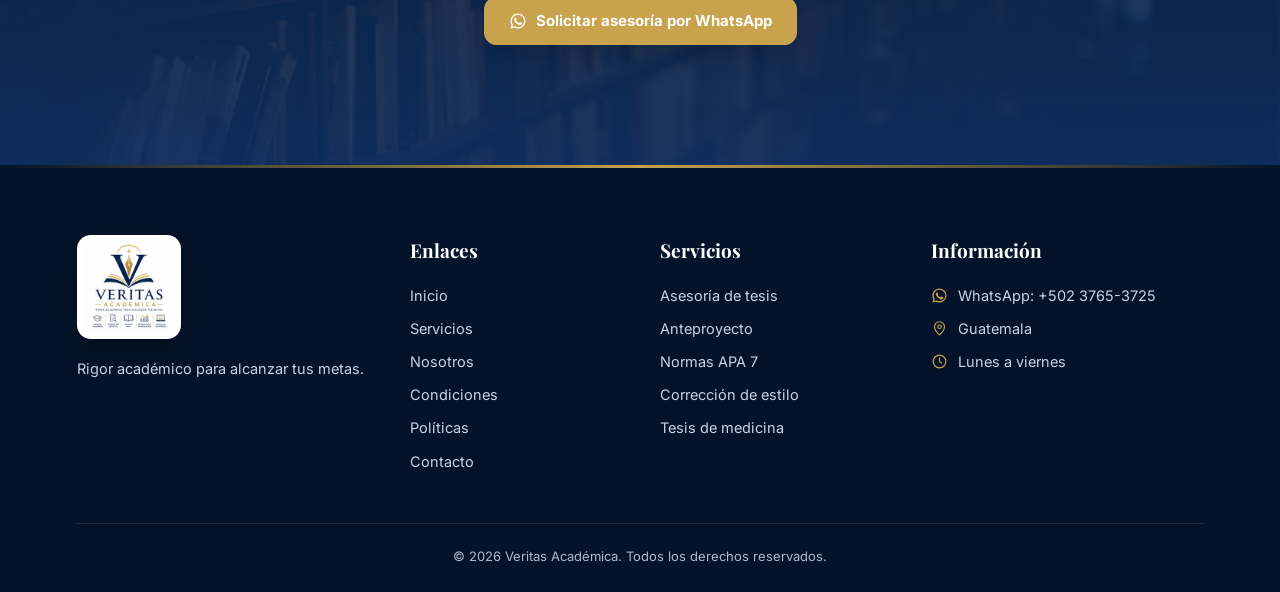
<file: servicios.html>
<!DOCTYPE html>
<html lang="es">
<head>
    <meta charset="UTF-8">
    <meta name="viewport" content="width=device-width, initial-scale=1.0">
    <title>Servicios académicos | Veritas Académica</title>
    <meta name="description" content="Servicios de asesoría de tesis, anteproyecto, corrección de estilo, normas APA 7, Vancouver, metodología, artículos científicos y tesis de medicina.">
    <meta name="author" content="Veritas Académica">
    <meta name="theme-color" content="#0B2C5D">
    <link rel="canonical" href="https://veritasacademica.github.io/veritas-academica/servicios.html">
    <meta property="og:type" content="website">
    <meta property="og:site_name" content="Veritas Académica">
    <meta property="og:locale" content="es_GT">
    <meta property="og:url" content="https://veritasacademica.github.io/veritas-academica/servicios.html">
    <meta property="og:title" content="Servicios académicos | Veritas Académica">
    <meta property="og:description" content="Asesoría de tesis, anteproyecto, corrección de estilo, normas APA 7, metodología y artículos científicos.">
    <meta property="og:image" content="https://veritasacademica.github.io/veritas-academica/img/compartir.jpg">
    <meta property="og:image:width" content="1200">
    <meta property="og:image:height" content="630">
    <meta name="twitter:card" content="summary_large_image">
    <link rel="icon" type="image/png" href="img/favicon.png">
    <link rel="apple-touch-icon" href="img/logo-veritas.png">
    <link rel="preconnect" href="https://fonts.googleapis.com">
    <link rel="preconnect" href="https://fonts.gstatic.com" crossorigin>
    <link href="https://fonts.googleapis.com/css2?family=Inter:wght@400;500;600;700;800&family=Playfair+Display:ital,wght@0,600;0,700;1,600&display=swap" rel="stylesheet">
    <link rel="stylesheet" href="css/estilos.css">
    <script>document.documentElement.classList.add('js')</script>
    <script type="application/ld+json">
    {
        "@context": "https://schema.org",
        "@graph": [
            {
                "@type": "ProfessionalService",
                "@id": "https://veritasacademica.github.io/veritas-academica/#negocio",
                "name": "Veritas Académica",
                "url": "https://veritasacademica.github.io/veritas-academica/",
                "telephone": "+502 3765-3725",
                "areaServed": {"@type": "Country", "name": "Guatemala"},
                "hasOfferCatalog": {
                    "@type": "OfferCatalog",
                    "name": "Servicios académicos",
                    "itemListElement": [
                        {"@type": "Offer", "itemOffered": {"@type": "Service", "name": "Asesoría de tesis"}},
                        {"@type": "Offer", "itemOffered": {"@type": "Service", "name": "Anteproyecto o plan de investigación"}},
                        {"@type": "Offer", "itemOffered": {"@type": "Service", "name": "Corrección de estilo"}},
                        {"@type": "Offer", "itemOffered": {"@type": "Service", "name": "Normas APA 7"}},
                        {"@type": "Offer", "itemOffered": {"@type": "Service", "name": "Tesis de medicina"}},
                        {"@type": "Offer", "itemOffered": {"@type": "Service", "name": "Artículos científicos"}},
                        {"@type": "Offer", "itemOffered": {"@type": "Service", "name": "Metodología de investigación"}},
                        {"@type": "Offer", "itemOffered": {"@type": "Service", "name": "Formato institucional"}},
                        {"@type": "Offer", "itemOffered": {"@type": "Service", "name": "Revisión de avances"}}
                    ]
                }
            },
            {
                "@type": "BreadcrumbList",
                "itemListElement": [
                    {"@type": "ListItem", "position": 1, "name": "Inicio", "item": "https://veritasacademica.github.io/veritas-academica/"},
                    {"@type": "ListItem", "position": 2, "name": "Servicios", "item": "https://veritasacademica.github.io/veritas-academica/servicios.html"}
                ]
            }
        ]
    }
    </script>
</head>

<body>
<!--CABECERA-->
<div class="topbar">
    <div class="topbar-contenido">
        <a href="https://wa.me/50237653725" target="_blank" rel="noopener noreferrer"><svg class="ico" aria-hidden="true"><use href="img/iconos.svg#whatsapp"/></svg>WhatsApp: +502 3765-3725</a>
        <span><svg class="ico" aria-hidden="true"><use href="img/iconos.svg#ubicacion"/></svg>Guatemala · Lunes a viernes</span>
    </div>
</div>

<header class="header" id="cabecera">
    <a href="index.html" class="brand" aria-label="Veritas Académica, ir al inicio">
        <img src="img/logo-veritas.png" alt="Logo Veritas Académica" width="58" height="58">
        <div><strong>Veritas</strong><span>Académica</span></div>
    </a>
    <nav class="nav" id="nav" aria-label="Menú principal">
        <a href="index.html">Inicio</a>
        <a href="servicios.html" data-pagina="servicios" class="active">Servicios</a>
        <a href="index.html#nosotros">Nosotros</a>
        <a href="condiciones.html" data-pagina="condiciones">Condiciones</a>
        <a href="politicas.html" data-pagina="politicas">Políticas</a>
        <a href="contacto.html" data-pagina="contacto">Contacto</a>
        <a class="btn-primary nav-cta" href="https://wa.me/50237653725?text=Hola%2C%20quisiera%20solicitar%20informaci%C3%B3n%20sobre%20sus%20servicios%20de%20asesor%C3%ADa%20acad%C3%A9mica." target="_blank" rel="noopener noreferrer">Solicitar asesoría</a>
    </nav>
    <a class="btn-header" href="https://wa.me/50237653725?text=Hola%2C%20quisiera%20solicitar%20informaci%C3%B3n%20sobre%20sus%20servicios%20de%20asesor%C3%ADa%20acad%C3%A9mica." target="_blank" rel="noopener noreferrer">Solicitar asesoría</a>
    <button class="menu-btn" id="menuBtn" aria-label="Abrir menú" aria-expanded="false" aria-controls="nav"><svg class="ico" aria-hidden="true"><use href="img/iconos.svg#menu"/></svg></button>
</header>
<!--/CABECERA-->

<main>
    <section class="page-hero">
        <div class="banda-fondo" data-parallax style="background-image:url('img/estanterias.webp')"></div>
        <span class="etiqueta">Servicios</span>
        <h1>Servicios de asesoría de tesis y corrección académica</h1>
        <p>Servicios diseñados para acompañarte en distintas etapas de tu tesis, investigación o documento académico.</p>
    </section>

    <section class="seccion">
        <div class="grid-servicios grande">
            <a class="card reveal" href="asesoria-de-tesis.html"><div class="icono"><svg class="ico" aria-hidden="true"><use href="img/iconos.svg#tesis"/></svg></div><h3>Asesoría de tesis</h3><p>Apoyo en tema, planteamiento del problema, objetivos, justificación, marco teórico, metodología, revisión de capítulos y estructura general.</p><span class="card-enlace">Ver servicio <svg class="ico" aria-hidden="true"><use href="img/iconos.svg#flecha"/></svg></span></a>
            <a class="card reveal" href="anteproyecto-plan-de-investigacion.html" style="--retraso:.08s"><div class="icono"><svg class="ico" aria-hidden="true"><use href="img/iconos.svg#brujula"/></svg></div><h3>Anteproyecto o plan de investigación</h3><p>Orientación para construir el diseño inicial de investigación con orden, claridad y coherencia académica.</p><span class="card-enlace">Ver servicio <svg class="ico" aria-hidden="true"><use href="img/iconos.svg#flecha"/></svg></span></a>
            <a class="card reveal" href="correccion-de-estilo.html" style="--retraso:.16s"><div class="icono"><svg class="ico" aria-hidden="true"><use href="img/iconos.svg#pluma"/></svg></div><h3>Corrección de estilo</h3><p>Revisión de redacción, ortografía, sintaxis y coherencia, con citación rigurosa. Te ayudamos a expresar tus propias ideas con claridad y a presentar un documento ordenado y ético para su revisión institucional, sin prometer certificados ni reportes externos.</p><span class="card-enlace">Ver servicio <svg class="ico" aria-hidden="true"><use href="img/iconos.svg#flecha"/></svg></span></a>
            <a class="card reveal" href="normas-apa-7.html"><div class="icono"><svg class="ico" aria-hidden="true"><use href="img/iconos.svg#libro"/></svg></div><h3>Normas APA 7</h3><p>Aplicación cuidadosa de APA 7, Vancouver, Chicago y otros formatos, con revisión de citas y referencias. Adaptamos el trabajo a las guías y normativos que correspondan, incluidos lineamientos de USAC, UMG, URL, UVG, UFM u otra institución que el cliente proporcione.</p><span class="card-enlace">Ver servicio <svg class="ico" aria-hidden="true"><use href="img/iconos.svg#flecha"/></svg></span></a>
            <a class="card reveal" href="tesis-de-medicina.html" style="--retraso:.08s"><div class="icono"><svg class="ico" aria-hidden="true"><use href="img/iconos.svg#salud"/></svg></div><h3>Tesis de medicina</h3><p>Acompañamiento académico para trabajos relacionados con salud, protocolos, revisiones y estructura investigativa.</p><span class="card-enlace">Ver servicio <svg class="ico" aria-hidden="true"><use href="img/iconos.svg#flecha"/></svg></span></a>
            <article class="card reveal" style="--retraso:.16s"><div class="icono"><svg class="ico" aria-hidden="true"><use href="img/iconos.svg#matraz"/></svg></div><h3>Artículos científicos</h3><p>Revisión de estructura, resumen, introducción, metodología, resultados, discusión y referencias.</p></article>
            <article class="card reveal"><div class="icono"><svg class="ico" aria-hidden="true"><use href="img/iconos.svg#grafica"/></svg></div><h3>Metodología</h3><p>Orientación para enfoques cualitativos, cuantitativos o mixtos, variables, instrumentos y diseño metodológico.</p></article>
            <article class="card reveal" style="--retraso:.08s"><div class="icono"><svg class="ico" aria-hidden="true"><use href="img/iconos.svg#documento"/></svg></div><h3>Formato institucional</h3><p>Apoyo con lineamientos específicos de universidades, incluyendo formatos especiales cuando el cliente los proporcione.</p></article>
            <article class="card reveal" style="--retraso:.16s"><div class="icono"><svg class="ico" aria-hidden="true"><use href="img/iconos.svg#lupa"/></svg></div><h3>Revisión de avances</h3><p>Lectura y observaciones sobre documentos ya trabajados para detectar mejoras necesarias antes de entregar.</p></article>
        </div>
    </section>

    <section class="seccion seccion-clara" id="paquetes">
        <div class="titulo-seccion reveal">
            <span>Paquetes</span>
            <h2>Paquetes de asesoría</h2>
            <p>Estos paquetes sirven como guía. La cotización final se define después de revisar el caso.</p>
        </div>

        <div class="grid-paquetes">
            <article class="paquete reveal">
                <span class="paquete-etiqueta">Básico</span>
                <h3>Revisión de avance</h3>
                <p>Para estudiantes que necesitan saber qué corregir o por dónde continuar.</p>
                <ul>
                    <li>Lectura inicial del documento</li>
                    <li>Observaciones generales</li>
                    <li>Recomendaciones de mejora</li>
                    <li>Orientación sobre prioridades</li>
                </ul>
                <a href="contacto.html" class="btn-secondary">Solicitar información</a>
            </article>

            <article class="paquete destacado reveal" style="--retraso:.1s">
                <span class="paquete-etiqueta">Intermedio</span>
                <h3>Corrección y formato</h3>
                <p>Para documentos que necesitan mejorar forma, estructura y presentación.</p>
                <ul>
                    <li>Corrección de redacción</li>
                    <li>Revisión de coherencia</li>
                    <li>Normas académicas</li>
                    <li>Formato y presentación</li>
                </ul>
                <a href="contacto.html" class="btn-primary">Solicitar asesoría</a>
            </article>

            <article class="paquete reveal" style="--retraso:.2s">
                <span class="paquete-etiqueta">Completo</span>
                <h3>Acompañamiento integral</h3>
                <p>Para proyectos que requieren seguimiento ordenado por etapas.</p>
                <ul>
                    <li>Plan de trabajo personalizado</li>
                    <li>Revisión por secciones</li>
                    <li>Acompañamiento metodológico</li>
                    <li>Entrega según condiciones acordadas</li>
                </ul>
                <a href="contacto.html" class="btn-secondary">Solicitar cotización</a>
            </article>
        </div>

        <p class="aviso-cotizacion reveal">Los valores se cotizan a la medida según el volumen del documento, nivel académico, alcance, urgencia y estado actual del proyecto. Escríbenos para revisar tu caso.</p>
    </section>

    <section class="cta-final">
        <div class="banda-fondo" data-parallax style="background-image:url('img/biblioteca.webp')"></div>
        <div class="reveal">
            <h2>Tu proyecto merece respaldo profesional</h2>
            <p>Conversemos sobre tu necesidad académica y preparemos una propuesta clara.</p>
            <a class="btn-primary" href="https://wa.me/50237653725?text=Hola%2C%20quisiera%20solicitar%20informaci%C3%B3n%20sobre%20sus%20servicios%20de%20asesor%C3%ADa%20acad%C3%A9mica." target="_blank" rel="noopener noreferrer"><svg class="ico" aria-hidden="true"><use href="img/iconos.svg#whatsapp"/></svg>Solicitar asesoría por WhatsApp</a>
        </div>
    </section>
</main>

<!--PIE-->
<footer class="footer">
    <div class="footer-grid">
        <div>
            <img src="img/logo-veritas.png" alt="Logo Veritas Académica" class="footer-logo" width="104" height="104" loading="lazy">
            <p>Rigor académico para alcanzar tus metas.</p>
        </div>

        <div>
            <h4>Enlaces</h4>
            <a href="index.html">Inicio</a>
            <a href="servicios.html">Servicios</a>
            <a href="index.html#nosotros">Nosotros</a>
            <a href="condiciones.html">Condiciones</a>
            <a href="politicas.html">Políticas</a>
            <a href="contacto.html">Contacto</a>
        </div>

        <div>
            <h4>Servicios</h4>
            <a href="asesoria-de-tesis.html">Asesoría de tesis</a>
            <a href="anteproyecto-plan-de-investigacion.html">Anteproyecto</a>
            <a href="normas-apa-7.html">Normas APA 7</a>
            <a href="correccion-de-estilo.html">Corrección de estilo</a>
            <a href="tesis-de-medicina.html">Tesis de medicina</a>
        </div>

        <div>
            <h4>Información</h4>
            <a class="footer-dato" href="https://wa.me/50237653725" target="_blank" rel="noopener noreferrer"><svg class="ico" aria-hidden="true"><use href="img/iconos.svg#whatsapp"/></svg>WhatsApp: +502 3765-3725</a>
            <p class="footer-dato"><svg class="ico" aria-hidden="true"><use href="img/iconos.svg#ubicacion"/></svg>Guatemala</p>
            <p class="footer-dato"><svg class="ico" aria-hidden="true"><use href="img/iconos.svg#reloj"/></svg>Lunes a viernes</p>
        </div>
    </div>

    <div class="footer-bottom">
        © 2026 Veritas Académica. Todos los derechos reservados.
    </div>
</footer>

<a class="whatsapp-float" href="https://wa.me/50237653725?text=Hola%2C%20quisiera%20solicitar%20informaci%C3%B3n%20sobre%20sus%20servicios%20de%20asesor%C3%ADa%20acad%C3%A9mica." target="_blank" rel="noopener noreferrer" aria-label="Escribir por WhatsApp"><svg class="ico" aria-hidden="true"><use href="img/iconos.svg#whatsapp"/></svg></a>
<button class="top-button" id="topButton" aria-label="Volver arriba"><svg class="ico" aria-hidden="true"><use href="img/iconos.svg#arriba"/></svg></button>
<!--/PIE-->

<script src="js/script.js"></script>
</body>
</html>
</file>
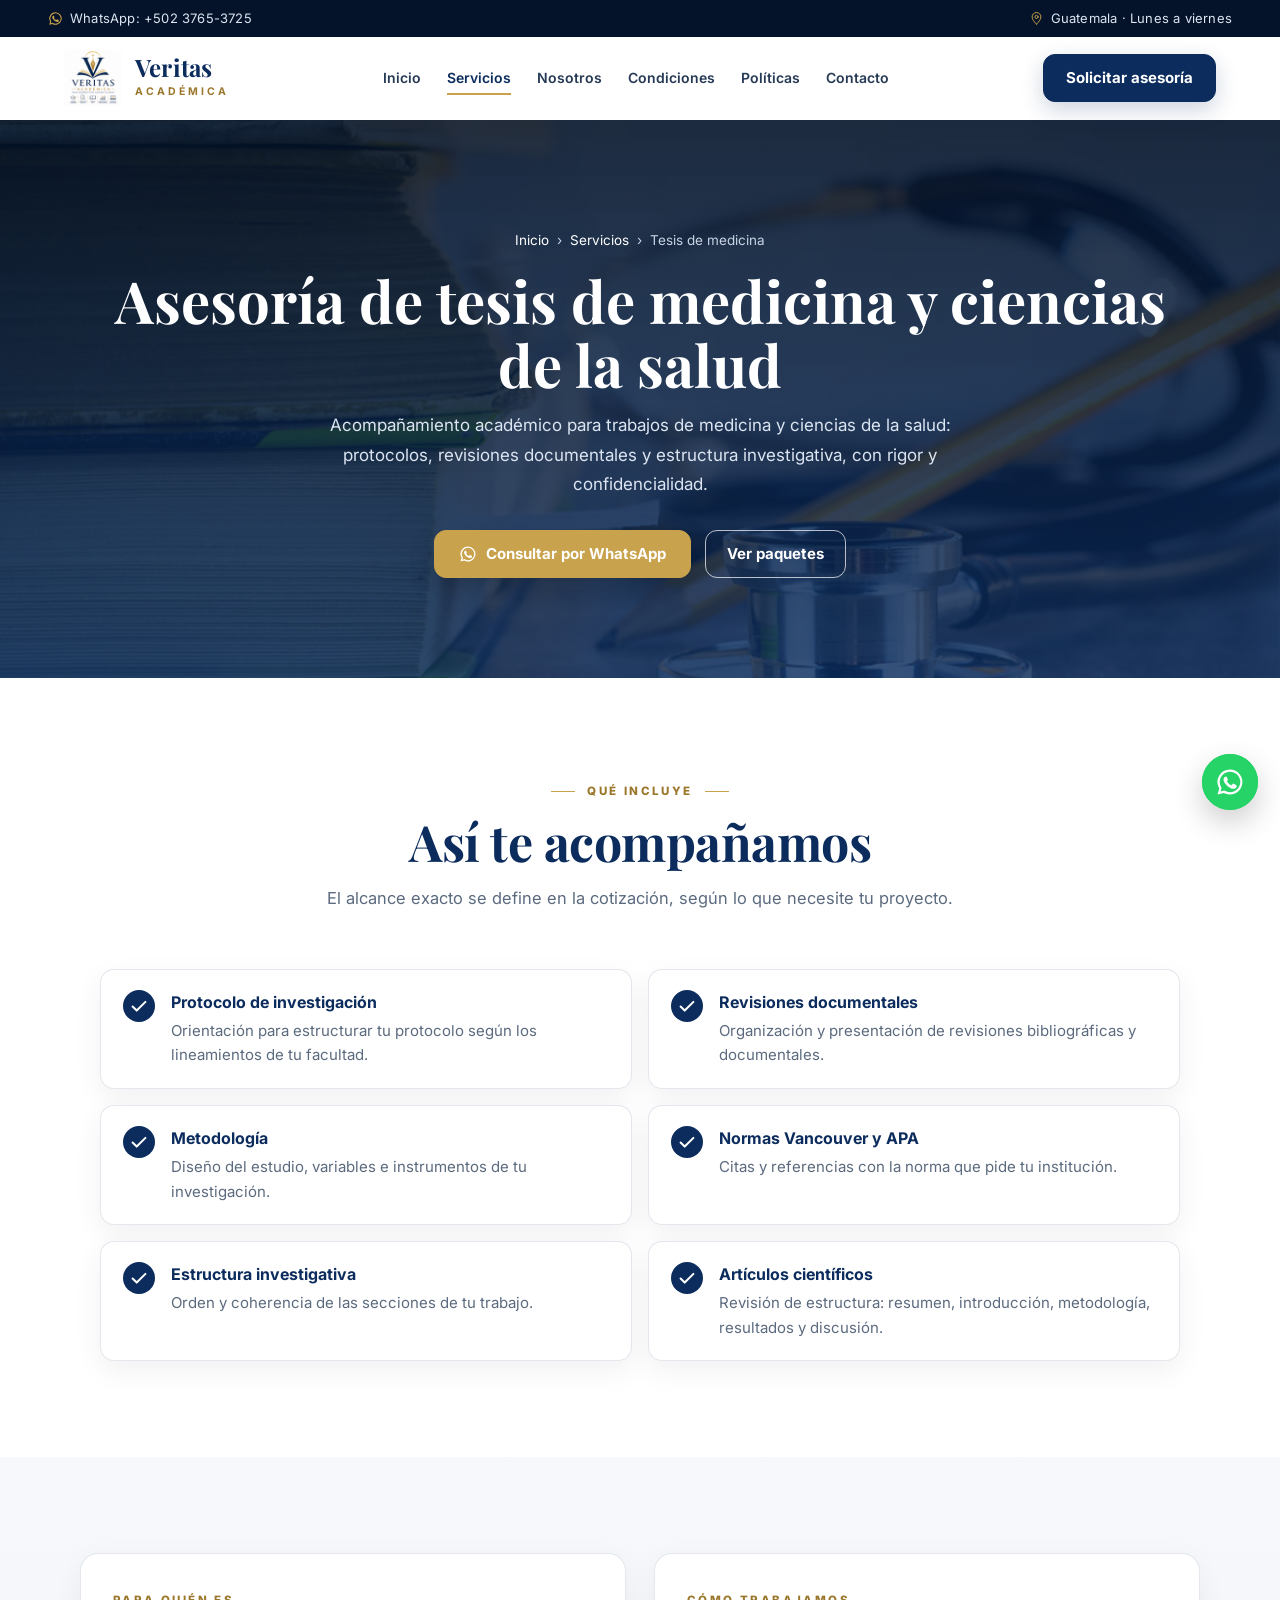
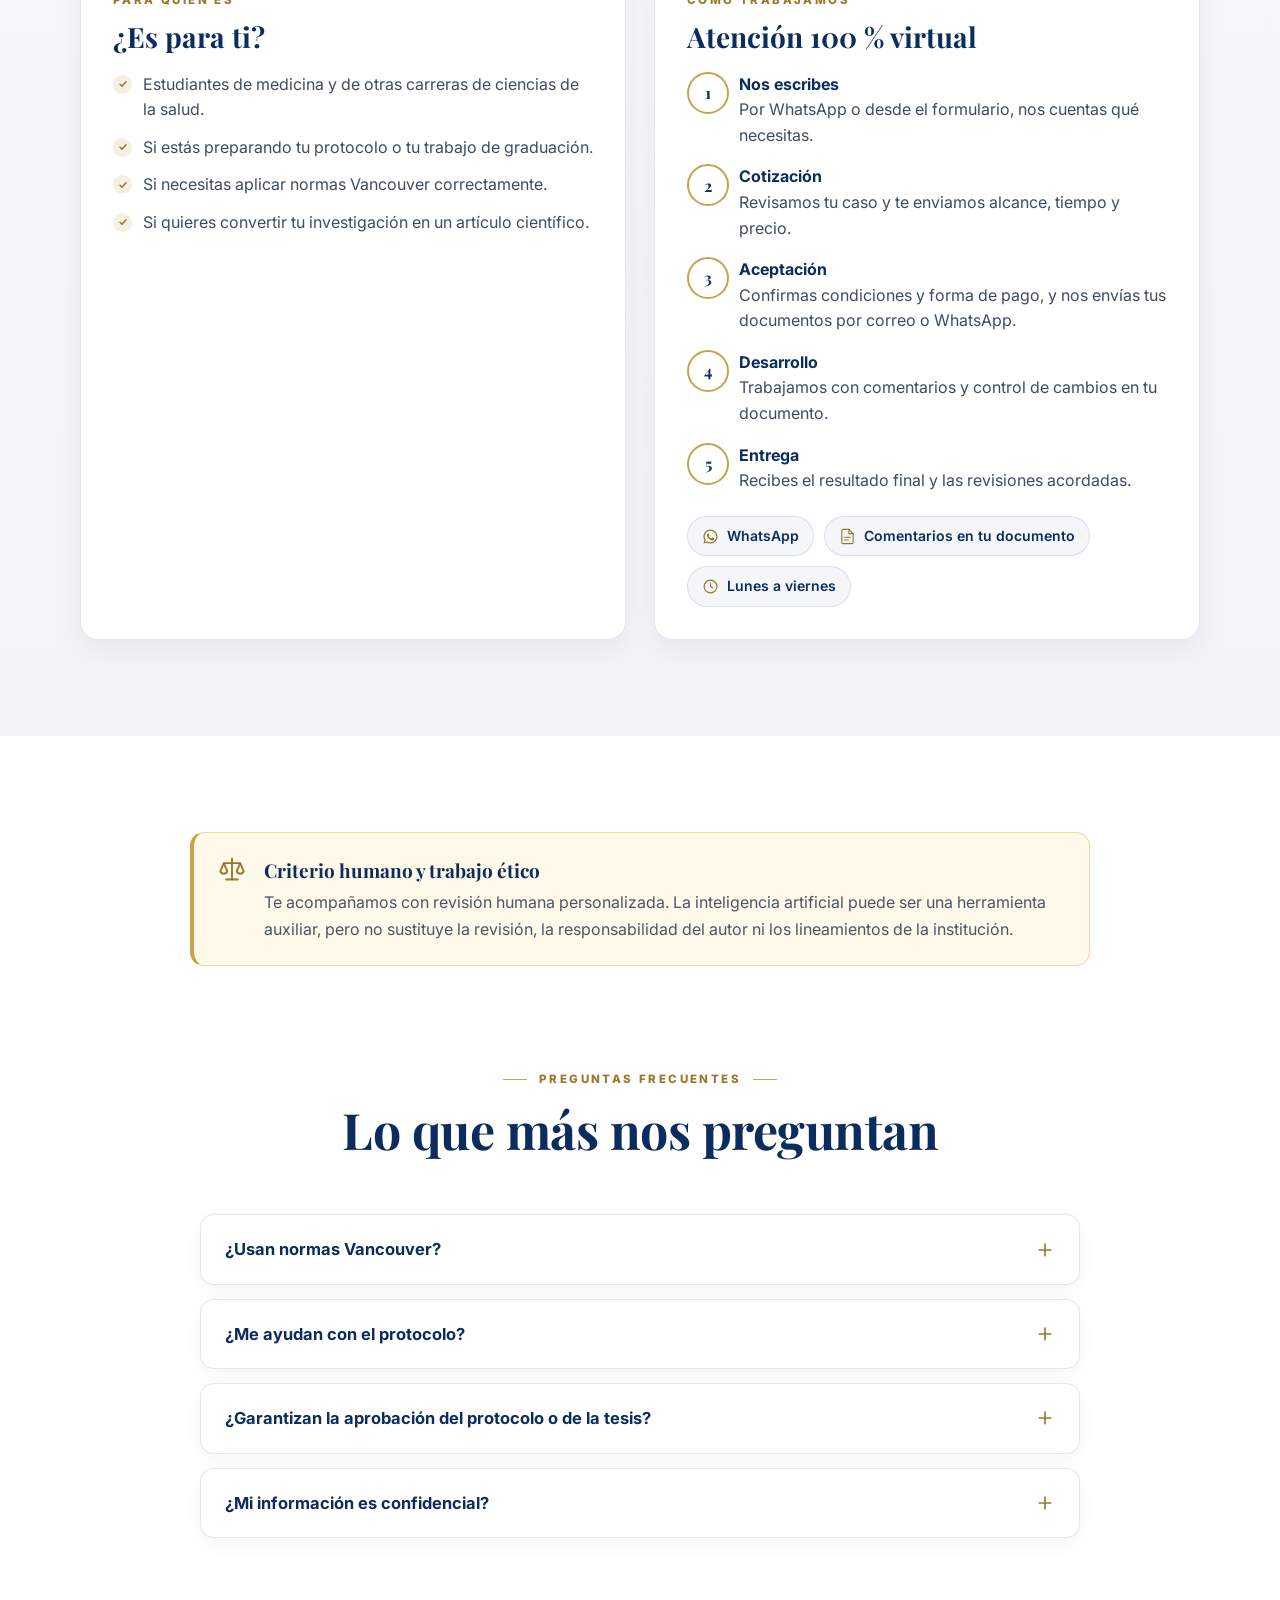
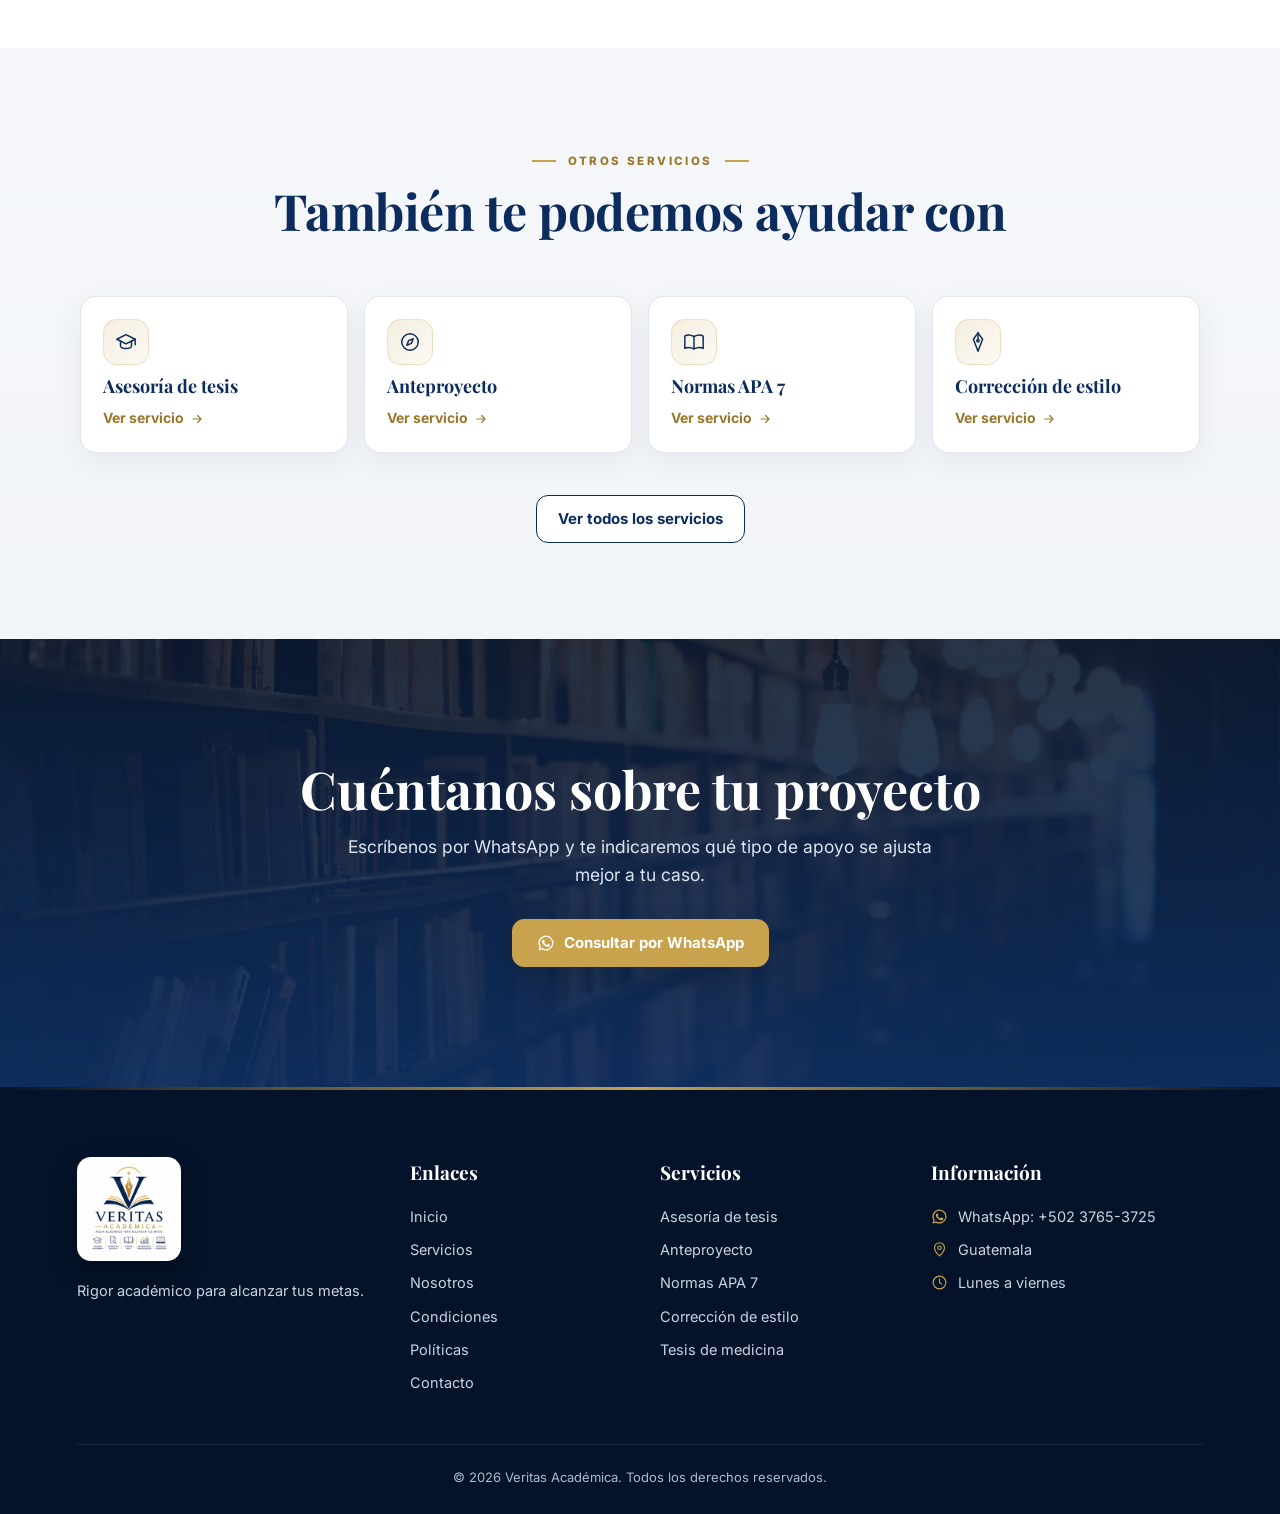
<file: tesis-de-medicina.html>
<!DOCTYPE html>
<html lang="es">
<head>
    <meta charset="UTF-8">
    <meta name="viewport" content="width=device-width, initial-scale=1.0">
    <title>Asesoría de tesis de medicina y salud | Veritas Académica</title>
    <meta name="description" content="Acompañamiento académico para tesis de medicina y ciencias de la salud: protocolos, revisiones documentales, metodología y normas Vancouver. Servicio virtual.">
    <meta name="author" content="Veritas Académica">
    <meta name="theme-color" content="#0B2C5D">
    <link rel="canonical" href="https://veritasacademica.github.io/veritas-academica/tesis-de-medicina.html">
    <meta property="og:type" content="website">
    <meta property="og:site_name" content="Veritas Académica">
    <meta property="og:locale" content="es_GT">
    <meta property="og:url" content="https://veritasacademica.github.io/veritas-academica/tesis-de-medicina.html">
    <meta property="og:title" content="Asesoría de tesis de medicina y salud | Veritas Académica">
    <meta property="og:description" content="Acompañamiento académico para tesis de medicina y ciencias de la salud: protocolos, revisiones documentales, metodología y normas Vancouver. Servicio virtual.">
    <meta property="og:image" content="https://veritasacademica.github.io/veritas-academica/img/compartir.jpg">
    <meta property="og:image:width" content="1200">
    <meta property="og:image:height" content="630">
    <meta name="twitter:card" content="summary_large_image">
    <link rel="icon" type="image/png" href="img/favicon.png">
    <link rel="apple-touch-icon" href="img/logo-veritas.png">
    <link rel="preconnect" href="https://fonts.googleapis.com">
    <link rel="preconnect" href="https://fonts.gstatic.com" crossorigin>
    <link href="https://fonts.googleapis.com/css2?family=Inter:wght@400;500;600;700;800&family=Playfair+Display:ital,wght@0,600;0,700;1,600&display=swap" rel="stylesheet">
    <link rel="stylesheet" href="css/estilos.css">
    <script>document.documentElement.classList.add('js')</script>
    <script type="application/ld+json">
    {
        "@context": "https://schema.org",
        "@graph": [
            {
                "@type": "Service",
                "name": "Asesoría de tesis de medicina y ciencias de la salud",
                "serviceType": "Tesis de medicina",
                "description": "Acompañamiento académico para tesis de medicina y ciencias de la salud: protocolos, revisiones documentales, metodología y normas Vancouver. Servicio virtual.",
                "url": "https://veritasacademica.github.io/veritas-academica/tesis-de-medicina.html",
                "areaServed": {
                    "@type": "Country",
                    "name": "Guatemala"
                },
                "availableChannel": {
                    "@type": "ServiceChannel",
                    "serviceUrl": "https://veritasacademica.github.io/veritas-academica/tesis-de-medicina.html",
                    "servicePhone": "+502 3765-3725"
                },
                "provider": {
                    "@type": "ProfessionalService",
                    "@id": "https://veritasacademica.github.io/veritas-academica/#negocio",
                    "name": "Veritas Académica",
                    "url": "https://veritasacademica.github.io/veritas-academica/",
                    "telephone": "+502 3765-3725"
                }
            },
            {
                "@type": "BreadcrumbList",
                "itemListElement": [
                    {
                        "@type": "ListItem",
                        "position": 1,
                        "name": "Inicio",
                        "item": "https://veritasacademica.github.io/veritas-academica/"
                    },
                    {
                        "@type": "ListItem",
                        "position": 2,
                        "name": "Servicios",
                        "item": "https://veritasacademica.github.io/veritas-academica/servicios.html"
                    },
                    {
                        "@type": "ListItem",
                        "position": 3,
                        "name": "Tesis de medicina",
                        "item": "https://veritasacademica.github.io/veritas-academica/tesis-de-medicina.html"
                    }
                ]
            }
        ]
    }
    </script>
</head>

<body>
<!--CABECERA-->
<div class="topbar">
    <div class="topbar-contenido">
        <a href="https://wa.me/50237653725" target="_blank" rel="noopener noreferrer"><svg class="ico" aria-hidden="true"><use href="img/iconos.svg#whatsapp"/></svg>WhatsApp: +502 3765-3725</a>
        <span><svg class="ico" aria-hidden="true"><use href="img/iconos.svg#ubicacion"/></svg>Guatemala · Lunes a viernes</span>
    </div>
</div>

<header class="header" id="cabecera">
    <a href="index.html" class="brand" aria-label="Veritas Académica, ir al inicio">
        <img src="img/logo-veritas.png" alt="Logo Veritas Académica" width="58" height="58">
        <div><strong>Veritas</strong><span>Académica</span></div>
    </a>
    <nav class="nav" id="nav" aria-label="Menú principal">
        <a href="index.html">Inicio</a>
        <a href="servicios.html" data-pagina="servicios" class="active">Servicios</a>
        <a href="index.html#nosotros">Nosotros</a>
        <a href="condiciones.html" data-pagina="condiciones">Condiciones</a>
        <a href="politicas.html" data-pagina="politicas">Políticas</a>
        <a href="contacto.html" data-pagina="contacto">Contacto</a>
        <a class="btn-primary nav-cta" href="https://wa.me/50237653725?text=Hola%2C%20quisiera%20solicitar%20informaci%C3%B3n%20sobre%20sus%20servicios%20de%20asesor%C3%ADa%20acad%C3%A9mica." target="_blank" rel="noopener noreferrer">Solicitar asesoría</a>
    </nav>
    <a class="btn-header" href="https://wa.me/50237653725?text=Hola%2C%20quisiera%20solicitar%20informaci%C3%B3n%20sobre%20sus%20servicios%20de%20asesor%C3%ADa%20acad%C3%A9mica." target="_blank" rel="noopener noreferrer">Solicitar asesoría</a>
    <button class="menu-btn" id="menuBtn" aria-label="Abrir menú" aria-expanded="false" aria-controls="nav"><svg class="ico" aria-hidden="true"><use href="img/iconos.svg#menu"/></svg></button>
</header>
<!--/CABECERA-->

<main>
    <section class="page-hero">
        <div class="banda-fondo" data-parallax style="background-image:url('img/medicina.webp')"></div>
        <nav class="miga" aria-label="Ruta"><a href="index.html">Inicio</a><span>›</span><a href="servicios.html">Servicios</a><span>›</span><span>Tesis de medicina</span></nav>
        <h1>Asesoría de tesis de medicina y ciencias de la salud</h1>
        <p>Acompañamiento académico para trabajos de medicina y ciencias de la salud: protocolos, revisiones documentales y estructura investigativa, con rigor y confidencialidad.</p>
        <div class="hero-botones">
            <a class="btn-dorado" href="https://wa.me/50237653725?text=Hola%2C%20vengo%20de%20la%20p%C3%A1gina%20web.%20Me%20interesa%20la%20asesor%C3%ADa%20para%20mi%20tesis%20de%20medicina%20o%20ciencias%20de%20la%20salud." target="_blank" rel="noopener noreferrer"><svg class="ico" aria-hidden="true"><use href="img/iconos.svg#whatsapp"/></svg>Consultar por WhatsApp</a>
            <a class="btn-secondary" href="servicios.html#paquetes">Ver paquetes</a>
        </div>
    </section>

    <section class="seccion">
        <div class="titulo-seccion reveal">
            <span>Qué incluye</span>
            <h2>Así te acompañamos</h2>
            <p>El alcance exacto se define en la cotización, según lo que necesite tu proyecto.</p>
        </div>
        <div class="incluye-grid">
            <div class="item-check reveal" style="--retraso:0s"><svg class="ico" aria-hidden="true"><use href="img/iconos.svg#check"/></svg><div><strong>Protocolo de investigación</strong><p>Orientación para estructurar tu protocolo según los lineamientos de tu facultad.</p></div></div>
            <div class="item-check reveal" style="--retraso:0.08s"><svg class="ico" aria-hidden="true"><use href="img/iconos.svg#check"/></svg><div><strong>Revisiones documentales</strong><p>Organización y presentación de revisiones bibliográficas y documentales.</p></div></div>
            <div class="item-check reveal" style="--retraso:0s"><svg class="ico" aria-hidden="true"><use href="img/iconos.svg#check"/></svg><div><strong>Metodología</strong><p>Diseño del estudio, variables e instrumentos de tu investigación.</p></div></div>
            <div class="item-check reveal" style="--retraso:0.08s"><svg class="ico" aria-hidden="true"><use href="img/iconos.svg#check"/></svg><div><strong>Normas Vancouver y APA</strong><p>Citas y referencias con la norma que pide tu institución.</p></div></div>
            <div class="item-check reveal" style="--retraso:0s"><svg class="ico" aria-hidden="true"><use href="img/iconos.svg#check"/></svg><div><strong>Estructura investigativa</strong><p>Orden y coherencia de las secciones de tu trabajo.</p></div></div>
            <div class="item-check reveal" style="--retraso:0.08s"><svg class="ico" aria-hidden="true"><use href="img/iconos.svg#check"/></svg><div><strong>Artículos científicos</strong><p>Revisión de estructura: resumen, introducción, metodología, resultados y discusión.</p></div></div>
        </div>
    </section>

    <section class="seccion seccion-clara">
        <div class="dos-columnas">
            <div class="bloque reveal">
                <span class="sobretitulo">Para quién es</span>
                <h2>¿Es para ti?</h2>
                <ul class="lista-check">
                    <li>Estudiantes de medicina y de otras carreras de ciencias de la salud.</li>
                    <li>Si estás preparando tu protocolo o tu trabajo de graduación.</li>
                    <li>Si necesitas aplicar normas Vancouver correctamente.</li>
                    <li>Si quieres convertir tu investigación en un artículo científico.</li>
                </ul>
            </div>
            <div class="bloque reveal" style="--retraso:.1s">
                <span class="sobretitulo">Cómo trabajamos</span>
                <h2>Atención 100 % virtual</h2>
                <ol class="pasos-lista">
                    <li><div><strong>Nos escribes</strong>Por WhatsApp o desde el formulario, nos cuentas qué necesitas.</div></li>
                    <li><div><strong>Cotización</strong>Revisamos tu caso y te enviamos alcance, tiempo y precio.</div></li>
                    <li><div><strong>Aceptación</strong>Confirmas condiciones y forma de pago, y nos envías tus documentos por correo o WhatsApp.</div></li>
                    <li><div><strong>Desarrollo</strong>Trabajamos con comentarios y control de cambios en tu documento.</div></li>
                    <li><div><strong>Entrega</strong>Recibes el resultado final y las revisiones acordadas.</div></li>
                </ol>
                <div class="modalidad">
                    <span><svg class="ico" aria-hidden="true"><use href="img/iconos.svg#whatsapp"/></svg>WhatsApp</span>
                    <span><svg class="ico" aria-hidden="true"><use href="img/iconos.svg#documento"/></svg>Comentarios en tu documento</span>
                    <span><svg class="ico" aria-hidden="true"><use href="img/iconos.svg#reloj"/></svg>Lunes a viernes</span>
                </div>
            </div>
        </div>
    </section>

    <section class="seccion" style="padding-bottom:40px">
        <div class="nota-etica reveal">
            <svg class="ico" aria-hidden="true"><use href="img/iconos.svg#balanza"/></svg>
            <div>
                <strong>Criterio humano y trabajo ético</strong>
                <p>Te acompañamos con revisión humana personalizada. La inteligencia artificial puede ser una herramienta auxiliar, pero no sustituye la revisión, la responsabilidad del autor ni los lineamientos de la institución.</p>
            </div>
        </div>
    </section>

    <section class="seccion" id="faq" style="padding-top:56px">
        <div class="titulo-seccion reveal">
            <span>Preguntas frecuentes</span>
            <h2>Lo que más nos preguntan</h2>
        </div>
        <div class="faq">
            <details class="reveal">
                <summary>¿Usan normas Vancouver? <svg class="ico" aria-hidden="true"><use href="img/iconos.svg#mas"/></svg></summary>
                <p>Sí. Aplicamos Vancouver, APA 7 u otra norma, según lo que pida tu facultad.</p>
            </details>
            <details class="reveal">
                <summary>¿Me ayudan con el protocolo? <svg class="ico" aria-hidden="true"><use href="img/iconos.svg#mas"/></svg></summary>
                <p>Sí. Te orientamos para estructurar tu protocolo con base en las guías de tu facultad. La autoría y las decisiones de tu investigación son tuyas.</p>
            </details>
            <details class="reveal">
                <summary>¿Garantizan la aprobación del protocolo o de la tesis? <svg class="ico" aria-hidden="true"><use href="img/iconos.svg#mas"/></svg></summary>
                <p>No. Ofrecemos acompañamiento académico, pero la aprobación depende del cliente y de las decisiones de su institución.</p>
            </details>
            <details class="reveal">
                <summary>¿Mi información es confidencial? <svg class="ico" aria-hidden="true"><use href="img/iconos.svg#mas"/></svg></summary>
                <p>Sí. Toda la información del cliente se maneja de forma confidencial y no se comparte con terceros sin autorización.</p>
            </details>
        </div>
    </section>

    <section class="seccion seccion-clara">
        <div class="titulo-seccion reveal">
            <span>Otros servicios</span>
            <h2>También te podemos ayudar con</h2>
        </div>
        <div class="otros-servicios">
            <a class="otro reveal" style="--retraso:0s" href="asesoria-de-tesis.html"><div class="icono"><svg class="ico" aria-hidden="true"><use href="img/iconos.svg#tesis"/></svg></div><strong>Asesoría de tesis</strong><span>Ver servicio <svg class="ico" aria-hidden="true"><use href="img/iconos.svg#flecha"/></svg></span></a>
            <a class="otro reveal" style="--retraso:0.08s" href="anteproyecto-plan-de-investigacion.html"><div class="icono"><svg class="ico" aria-hidden="true"><use href="img/iconos.svg#brujula"/></svg></div><strong>Anteproyecto</strong><span>Ver servicio <svg class="ico" aria-hidden="true"><use href="img/iconos.svg#flecha"/></svg></span></a>
            <a class="otro reveal" style="--retraso:0.16s" href="normas-apa-7.html"><div class="icono"><svg class="ico" aria-hidden="true"><use href="img/iconos.svg#libro"/></svg></div><strong>Normas APA 7</strong><span>Ver servicio <svg class="ico" aria-hidden="true"><use href="img/iconos.svg#flecha"/></svg></span></a>
            <a class="otro reveal" style="--retraso:0.24s" href="correccion-de-estilo.html"><div class="icono"><svg class="ico" aria-hidden="true"><use href="img/iconos.svg#pluma"/></svg></div><strong>Corrección de estilo</strong><span>Ver servicio <svg class="ico" aria-hidden="true"><use href="img/iconos.svg#flecha"/></svg></span></a>
        </div>
        <div class="centrado reveal">
            <a class="btn-secondary" href="servicios.html">Ver todos los servicios</a>
        </div>
    </section>

    <section class="cta-final">
        <div class="banda-fondo" data-parallax style="background-image:url('img/biblioteca.webp')"></div>
        <div class="reveal">
            <h2>Cuéntanos sobre tu proyecto</h2>
            <p>Escríbenos por WhatsApp y te indicaremos qué tipo de apoyo se ajusta mejor a tu caso.</p>
            <a class="btn-primary" href="https://wa.me/50237653725?text=Hola%2C%20vengo%20de%20la%20p%C3%A1gina%20web.%20Me%20interesa%20la%20asesor%C3%ADa%20para%20mi%20tesis%20de%20medicina%20o%20ciencias%20de%20la%20salud." target="_blank" rel="noopener noreferrer"><svg class="ico" aria-hidden="true"><use href="img/iconos.svg#whatsapp"/></svg>Consultar por WhatsApp</a>
        </div>
    </section>
</main>

<!--PIE-->
<footer class="footer">
    <div class="footer-grid">
        <div>
            <img src="img/logo-veritas.png" alt="Logo Veritas Académica" class="footer-logo" width="104" height="104" loading="lazy">
            <p>Rigor académico para alcanzar tus metas.</p>
        </div>

        <div>
            <h4>Enlaces</h4>
            <a href="index.html">Inicio</a>
            <a href="servicios.html">Servicios</a>
            <a href="index.html#nosotros">Nosotros</a>
            <a href="condiciones.html">Condiciones</a>
            <a href="politicas.html">Políticas</a>
            <a href="contacto.html">Contacto</a>
        </div>

        <div>
            <h4>Servicios</h4>
            <a href="asesoria-de-tesis.html">Asesoría de tesis</a>
            <a href="anteproyecto-plan-de-investigacion.html">Anteproyecto</a>
            <a href="normas-apa-7.html">Normas APA 7</a>
            <a href="correccion-de-estilo.html">Corrección de estilo</a>
            <a href="tesis-de-medicina.html">Tesis de medicina</a>
        </div>

        <div>
            <h4>Información</h4>
            <a class="footer-dato" href="https://wa.me/50237653725" target="_blank" rel="noopener noreferrer"><svg class="ico" aria-hidden="true"><use href="img/iconos.svg#whatsapp"/></svg>WhatsApp: +502 3765-3725</a>
            <p class="footer-dato"><svg class="ico" aria-hidden="true"><use href="img/iconos.svg#ubicacion"/></svg>Guatemala</p>
            <p class="footer-dato"><svg class="ico" aria-hidden="true"><use href="img/iconos.svg#reloj"/></svg>Lunes a viernes</p>
        </div>
    </div>

    <div class="footer-bottom">
        © 2026 Veritas Académica. Todos los derechos reservados.
    </div>
</footer>

<a class="whatsapp-float" href="https://wa.me/50237653725?text=Hola%2C%20quisiera%20solicitar%20informaci%C3%B3n%20sobre%20sus%20servicios%20de%20asesor%C3%ADa%20acad%C3%A9mica." target="_blank" rel="noopener noreferrer" aria-label="Escribir por WhatsApp"><svg class="ico" aria-hidden="true"><use href="img/iconos.svg#whatsapp"/></svg></a>
<button class="top-button" id="topButton" aria-label="Volver arriba"><svg class="ico" aria-hidden="true"><use href="img/iconos.svg#arriba"/></svg></button>
<!--/PIE-->

<script src="js/script.js"></script>
</body>
</html>
</file>
<file: css/estilos.css>
/* Veritas Académica — diseño 2026-11 (v2.0) */
:root{
  --azul:#0B2C5D;
  --azul-profundo:#061833;
  --azul-noche:#041329;
  --azul-suave:#173F73;
  --dorado:#C8A24C;
  --dorado-oscuro:#9B772C;
  --dorado-claro:#E8D6A5;
  --crema:#FBF8F1;
  --gris:#F4F6F9;
  --texto:#1D2738;
  --muted:#5B6A7E;
  --blanco:#FFFFFF;
  --borde:rgba(11,44,93,.11);
  --sombra:0 22px 50px rgba(6,24,51,.12);
  --sombra-suave:0 10px 30px rgba(6,24,51,.06);
  --radio:18px;
  --serif:'Playfair Display',Georgia,'Times New Roman',serif;
  --sans:'Inter',system-ui,-apple-system,'Segoe UI',Roboto,sans-serif;
  --ease:cubic-bezier(.22,.61,.36,1);
}

*{box-sizing:border-box;margin:0;padding:0}
html{scroll-behavior:smooth;scroll-padding-top:96px}
body{font-family:var(--sans);color:var(--texto);background:var(--blanco);line-height:1.6;-webkit-font-smoothing:antialiased;overflow-x:hidden}
a{color:inherit}
img{max-width:100%;display:block}
.ico{width:1em;height:1em;flex:none;display:inline-block;vertical-align:-.15em}
:focus-visible{outline:3px solid var(--dorado);outline-offset:3px;border-radius:6px}
.solo-lectores{position:absolute;width:1px;height:1px;overflow:hidden;clip:rect(0 0 0 0);white-space:nowrap}

/* ---------- Barra superior y cabecera ---------- */
.topbar{background:var(--azul-noche);color:#DCE5F2;font-size:13px}
.topbar-contenido{max-width:1240px;margin:auto;padding:8px 28px;display:flex;justify-content:space-between;gap:18px;flex-wrap:wrap;letter-spacing:.2px}
.topbar-contenido span,.topbar-contenido a{display:inline-flex;align-items:center;gap:7px;text-decoration:none}
.topbar .ico{color:var(--dorado);font-size:15px}
.topbar a:hover{color:#fff}

.header{position:sticky;top:0;z-index:100;background:rgba(255,255,255,.94);backdrop-filter:saturate(1.4) blur(14px);-webkit-backdrop-filter:saturate(1.4) blur(14px);border-bottom:1px solid transparent;display:flex;align-items:center;justify-content:space-between;gap:20px;padding:12px max(5%,28px);transition:padding .3s var(--ease),box-shadow .3s,border-color .3s}
.header.compacta{padding-top:7px;padding-bottom:7px;box-shadow:0 8px 28px rgba(6,24,51,.08);border-color:var(--borde)}
.brand{display:flex;align-items:center;gap:13px;text-decoration:none;color:var(--azul)}
.brand img{width:58px;height:58px;object-fit:contain;transition:width .3s var(--ease),height .3s var(--ease)}
.header.compacta .brand img{width:48px;height:48px}
.brand strong{display:block;font-family:var(--serif);font-size:24px;line-height:1;letter-spacing:.2px}
.brand span{display:block;color:var(--dorado-oscuro);font-size:10.5px;text-transform:uppercase;letter-spacing:3px;margin-top:5px;font-weight:700}
.nav{display:flex;gap:26px;align-items:center}
.nav a{text-decoration:none;color:#263955;font-size:14px;font-weight:600;position:relative;padding:8px 0;transition:color .2s}
.nav a:hover,.nav a.active{color:var(--azul)}
.nav a::after{content:"";position:absolute;left:0;bottom:2px;width:100%;height:2px;background:var(--dorado);transform:scaleX(0);transform-origin:left;transition:transform .3s var(--ease)}
.nav a:hover::after,.nav a.active::after{transform:scaleX(1)}
.nav .nav-cta{display:none}

/* ---------- Botones ---------- */
.btn-header,.btn-primary,.btn-secondary,.btn-link,.btn-dorado{display:inline-flex;align-items:center;justify-content:center;gap:9px;text-decoration:none;border-radius:12px;font-weight:700;font-size:15px;transition:transform .25s var(--ease),background .25s,color .25s,box-shadow .25s,border-color .25s;line-height:1.2;min-height:48px;cursor:pointer;font-family:inherit}
.btn-header,.btn-primary{background:var(--azul);color:#fff;padding:13px 22px;box-shadow:0 8px 22px rgba(11,44,93,.2);border:1px solid var(--azul)}
.btn-header:hover,.btn-primary:hover{transform:translateY(-2px);background:var(--azul-suave);border-color:var(--azul-suave);box-shadow:0 14px 28px rgba(11,44,93,.25)}
.btn-secondary{border:1.5px solid var(--azul);color:var(--azul);padding:12px 21px;background:#fff}
.btn-secondary:hover{background:var(--azul);color:#fff;transform:translateY(-2px)}
.btn-link{color:var(--azul);padding:13px 8px}
.btn-link:hover .ico{transform:translateX(4px)}
.btn-link .ico{transition:transform .25s var(--ease)}
.btn-dorado,.cta-final .btn-primary,.revision-card .btn-primary{background:var(--dorado);border:1px solid var(--dorado);color:#fff;padding:14px 24px;box-shadow:0 10px 26px rgba(0,0,0,.18)}
.btn-dorado:hover,.cta-final .btn-primary:hover,.revision-card .btn-primary:hover{background:#B8913C;border-color:#B8913C;transform:translateY(-2px)}
.btn-header .ico,.btn-primary .ico,.btn-dorado .ico{font-size:18px}
.menu-btn{display:none;background:var(--azul);color:#fff;border:none;border-radius:12px;width:48px;height:48px;align-items:center;justify-content:center;cursor:pointer;font-size:24px}

/* ---------- Portada ---------- */
.hero{position:relative;min-height:calc(88vh - 120px);background:radial-gradient(circle at 88% 12%,rgba(200,162,76,.16),transparent 30%),radial-gradient(circle at 5% 90%,rgba(11,44,93,.06),transparent 35%),linear-gradient(180deg,#F8FAFC 0%,#FFFFFF 100%);display:grid;grid-template-columns:1.05fr .95fr;align-items:center;gap:72px;padding:84px max(6%,36px) 96px;overflow:hidden}
.hero::before{content:"";position:absolute;inset:0;background-image:linear-gradient(rgba(11,44,93,.035) 1px,transparent 1px);background-size:100% 34px;mask-image:linear-gradient(90deg,#000 0%,transparent 55%);-webkit-mask-image:linear-gradient(90deg,#000 0%,transparent 55%);pointer-events:none}
.hero-texto{position:relative;z-index:1}
.etiqueta{display:inline-flex;align-items:center;gap:12px;color:var(--dorado-oscuro);font-weight:800;text-transform:uppercase;letter-spacing:2.4px;font-size:11.5px;margin-bottom:18px}
.etiqueta::before{content:"";width:28px;height:1.5px;background:var(--dorado)}
.hero h1,.page-hero h1,.titulo-seccion h2,.cta-final h2,.nosotros-texto h2,.revision-card h2,.documento-card h1,.contacto-info h2,.paquete h3,.error-page h1,.banda h2,.etica h2{font-family:var(--serif);color:var(--azul)}
.hero h1{font-size:clamp(40px,4.6vw,64px);line-height:1.06;letter-spacing:-1.3px;margin-bottom:24px;max-width:760px}
.hero h1 em{font-style:italic;color:var(--dorado-oscuro);position:relative;white-space:nowrap}
.hero h1 em::after{content:"";position:absolute;left:0;right:0;bottom:.06em;height:.09em;background:linear-gradient(90deg,var(--dorado),rgba(200,162,76,.25));border-radius:2px;transform:scaleX(0);transform-origin:left;animation:subrayar 1s .9s var(--ease) forwards}
.hero p{max-width:640px;font-size:18px;line-height:1.8;color:#46566B;margin-bottom:34px}
.hero-botones{display:flex;align-items:center;gap:14px;flex-wrap:wrap}
.hero-imagen{position:relative;z-index:1}
.hero-imagen::before{content:"";position:absolute;inset:-16px 20px 20px -16px;border:1px solid rgba(200,162,76,.5);border-radius:26px;z-index:0}
.hero-imagen::after{content:"";position:absolute;width:150px;height:150px;right:-38px;bottom:-38px;background:radial-gradient(circle,rgba(200,162,76,.35) 1.5px,transparent 2px) 0 0/14px 14px;z-index:0;opacity:.8}
.hero-foto{position:relative;z-index:1;border-radius:22px;overflow:hidden;box-shadow:0 30px 70px rgba(6,24,51,.2);aspect-ratio:4/3.4;background:#E9EDF3}
.hero-foto img{width:100%;height:100%;object-fit:cover;animation:acercar 18s ease-out forwards}
.hero-sello{position:absolute;z-index:2;left:-34px;bottom:34px;background:#fff;border-radius:16px;padding:14px 18px;display:flex;align-items:center;gap:13px;box-shadow:0 18px 40px rgba(6,24,51,.16);border:1px solid var(--borde);animation:flotar 6s ease-in-out infinite}
.hero-sello .ico{font-size:30px;color:var(--dorado);background:rgba(200,162,76,.12);border-radius:12px;padding:7px;box-sizing:content-box}
.hero-sello strong{display:block;color:var(--azul);font-size:15px;line-height:1.2}
.hero-sello span{font-size:13px;color:var(--muted)}

.orientacion-temprana{position:relative;z-index:2;max-width:1120px;margin:-46px auto 0;background:#fff;border:1px solid var(--borde);border-left:4px solid var(--dorado);border-radius:16px;box-shadow:var(--sombra);padding:22px 26px;display:flex;align-items:center;gap:18px 24px;flex-wrap:wrap}
.orientacion-temprana .ico-caja{width:50px;height:50px;border-radius:14px;background:var(--azul);color:var(--dorado);display:flex;align-items:center;justify-content:center;font-size:26px;flex:none}
.orientacion-temprana div{flex:1 1 300px}
.orientacion-temprana strong{display:block;color:var(--azul);font-family:var(--serif);font-size:20px;margin-bottom:2px}
.orientacion-temprana span{color:var(--muted)}
.contenedor-orientacion{padding:0 max(6%,36px)}

.confianza{padding:56px max(6%,36px) 40px}
.confianza-grid{max-width:1120px;margin:auto;display:grid;grid-template-columns:repeat(3,1fr);gap:18px}
.confianza-item{display:flex;gap:16px;align-items:flex-start;padding:22px 8px}
.confianza-item .ico{font-size:28px;color:var(--dorado-oscuro);margin-top:2px}
.confianza-item strong{display:block;color:var(--azul);margin-bottom:4px;font-family:var(--serif);font-size:19px}
.confianza-item span{color:var(--muted);font-size:14.5px}

/* ---------- Secciones ---------- */
.seccion{padding:96px max(6%,36px)}
.seccion-clara{background:linear-gradient(180deg,#F6F8FB 0%,#F1F4F8 100%)}
.seccion-crema{background:var(--crema)}
.titulo-seccion{text-align:center;max-width:760px;margin:0 auto 56px}
.titulo-seccion span,.sobretitulo{display:inline-flex;align-items:center;gap:12px;color:var(--dorado-oscuro);text-transform:uppercase;font-size:11.5px;font-weight:800;letter-spacing:2.4px}
.titulo-seccion span::before,.titulo-seccion span::after{content:"";width:24px;height:1.5px;background:var(--dorado)}
.titulo-seccion h2{font-size:clamp(32px,4vw,50px);line-height:1.15;margin:12px 0 14px;letter-spacing:-.5px}
.titulo-seccion p{color:var(--muted);line-height:1.75;font-size:16.5px}

.grid-servicios,.grid-razones{max-width:1180px;margin:auto;display:grid;grid-template-columns:repeat(4,1fr);gap:22px}
.grid-servicios.grande{grid-template-columns:repeat(3,1fr)}
.grid-razones{grid-template-columns:repeat(3,1fr)}
.card,.razon,.mv-card,.paso,.documento-card,.contacto-info,.formulario,.paquete{background:#fff;border:1px solid var(--borde);border-radius:var(--radio);padding:30px;box-shadow:var(--sombra-suave)}
.card,.razon,.mv-card,.paquete{transition:transform .35s var(--ease),box-shadow .35s var(--ease),border-color .35s}
.card{position:relative;overflow:hidden}
.card::after{content:"";position:absolute;left:0;bottom:0;height:3px;width:100%;background:linear-gradient(90deg,var(--dorado),var(--dorado-claro));transform:scaleX(0);transform-origin:left;transition:transform .45s var(--ease)}
.card:hover::after{transform:scaleX(1)}
.card:hover,.razon:hover,.mv-card:hover,.paquete:hover{transform:translateY(-6px);box-shadow:var(--sombra);border-color:rgba(200,162,76,.35)}
.icono{width:54px;height:54px;border-radius:14px;background:linear-gradient(135deg,rgba(200,162,76,.18),rgba(200,162,76,.06));border:1px solid rgba(200,162,76,.25);display:flex;align-items:center;justify-content:center;font-size:27px;margin-bottom:22px;color:var(--azul);transition:background .35s,color .35s,transform .35s var(--ease)}
.card:hover .icono,.razon:hover .icono{background:var(--azul);color:var(--dorado);border-color:var(--azul);transform:rotate(-6deg)}
.card h3,.razon strong,.mv-card h3,.paso h3{color:var(--azul);margin-bottom:10px}
.card h3,.mv-card h3,.paso h3{font-family:var(--serif);font-size:21px;line-height:1.25}
.card p,.razon p,.mv-card p,.paso p{color:var(--muted);line-height:1.72;font-size:15px}
.razon{display:flex;gap:18px;align-items:flex-start}
.razon .icono{margin-bottom:0;width:50px;height:50px;font-size:24px;flex:none}
.razon strong{display:block;font-size:17px;margin-bottom:6px}
.centrado{text-align:center;margin-top:42px}

/* Banda con foto */
.banda{position:relative;padding:120px max(6%,36px);color:#fff;text-align:center;overflow:hidden;isolation:isolate}
.banda-fondo{position:absolute;inset:-12% 0;z-index:-2;background-size:cover;background-position:center;will-change:transform}
.banda::before{content:"";position:absolute;inset:0;z-index:-1;background:linear-gradient(120deg,rgba(4,19,41,.92) 0%,rgba(11,44,93,.78) 55%,rgba(11,44,93,.6) 100%)}
.banda .etiqueta{color:var(--dorado-claro)}
.banda h2{color:#fff;font-size:clamp(32px,4.4vw,54px);line-height:1.12;max-width:860px;margin:0 auto 18px}
.banda p{color:#DCE5F2;max-width:680px;margin:0 auto;font-size:17px;line-height:1.75}
.valores-linea{display:flex;justify-content:center;flex-wrap:wrap;gap:12px 34px;margin-top:34px}
.valores-linea span{display:inline-flex;align-items:center;gap:10px;font-family:var(--serif);font-size:20px;color:#fff}
.valores-linea .ico{color:var(--dorado);font-size:22px}

/* Proceso */
.timeline{position:relative;max-width:1180px;margin:auto;display:grid;grid-template-columns:repeat(5,1fr);gap:18px}
.timeline::before{content:"";position:absolute;top:27px;left:10%;right:10%;height:2px;background:var(--borde)}
.timeline-linea{position:absolute;top:27px;left:10%;right:10%;height:2px;background:linear-gradient(90deg,var(--dorado),var(--dorado-claro));transform:scaleX(0);transform-origin:left;transition:transform 1.6s var(--ease)}
.timeline.visible .timeline-linea,.timeline.dibujada .timeline-linea{transform:scaleX(1)}
.paso{position:relative;text-align:center;background:transparent;border:none;box-shadow:none;padding:0 8px}
.paso>span{position:relative;z-index:1;width:56px;height:56px;display:inline-flex;align-items:center;justify-content:center;background:#fff;color:var(--azul);border:2px solid var(--dorado);border-radius:50%;font-weight:800;font-family:var(--serif);font-size:22px;margin-bottom:18px;box-shadow:0 0 0 7px #fff,0 10px 24px rgba(11,44,93,.12);transition:background .3s,color .3s,transform .3s var(--ease)}
.paso:hover>span{background:var(--azul);color:#fff;transform:scale(1.08)}
.paso h3{font-size:19px}

/* Nosotros */
.nosotros-grid{max-width:1180px;margin:auto;display:grid;grid-template-columns:1fr 1.1fr;gap:64px;align-items:center}
.nosotros-foto{position:relative}
.nosotros-foto img{border-radius:22px;width:100%;aspect-ratio:4/4.3;object-fit:cover;box-shadow:var(--sombra)}
.nosotros-foto::before{content:"";position:absolute;inset:22px -22px -22px 22px;border:1px solid rgba(200,162,76,.5);border-radius:24px;z-index:-1}
.nosotros-texto h2{font-size:clamp(32px,3.6vw,44px);line-height:1.15;margin:4px 0 16px}
.nosotros-texto>p{line-height:1.8;color:var(--muted);margin-bottom:26px;font-size:16.5px}
.mv-lista{display:grid;gap:14px}
.mv-card{display:flex;gap:18px;align-items:flex-start;padding:22px 24px}
.mv-card .icono{margin:0;width:48px;height:48px;font-size:23px;flex:none}
.mv-card h3{font-size:19px;margin-bottom:4px}
.mv-card p{font-size:14.5px}

/* Compromiso ético */
.etica{position:relative;padding:110px max(6%,36px);overflow:hidden;isolation:isolate;color:#fff}
.etica::before{content:"";position:absolute;inset:0;z-index:-1;background:linear-gradient(90deg,rgba(4,19,41,.96) 0%,rgba(6,24,51,.9) 48%,rgba(6,24,51,.45) 100%)}
.etica .banda-fondo{background-position:70% center}
.etica-contenido{max-width:1180px;margin:auto}
.etica-contenido>div{max-width:620px}
.etica h2{color:#fff;font-size:clamp(32px,4vw,48px);line-height:1.15;margin-bottom:18px}
.etica p{color:#DCE5F2;line-height:1.85;font-size:17px}
.etica .etiqueta{color:var(--dorado-claro)}

/* Paquetes */
.grid-paquetes{max-width:1180px;margin:auto;display:grid;grid-template-columns:repeat(3,1fr);gap:26px;align-items:stretch}
.paquete{position:relative;display:flex;flex-direction:column;padding:34px 30px}
.paquete .btn-primary,.paquete .btn-secondary{margin-top:auto;width:100%}
.paquete.destacado{border:1.5px solid var(--dorado);box-shadow:0 26px 56px rgba(6,24,51,.14);background:linear-gradient(180deg,#fff 0%,#FFFCF5 100%)}
.paquete.destacado::before{content:"";position:absolute;top:0;left:30px;right:30px;height:3px;background:var(--dorado);border-radius:0 0 3px 3px}
.paquete-etiqueta{align-self:flex-start;display:inline-block;background:rgba(200,162,76,.13);color:#72561E;font-weight:800;border-radius:999px;padding:7px 13px;font-size:11px;text-transform:uppercase;letter-spacing:1.4px;margin-bottom:18px}
.destacado .paquete-etiqueta{background:var(--azul);color:#fff}
.paquete h3{font-size:28px;line-height:1.2;margin-bottom:12px}
.paquete p{color:var(--muted);line-height:1.7;margin-bottom:20px}
.paquete ul{list-style:none;margin-bottom:28px;border-top:1px solid var(--borde);padding-top:20px}
.paquete li{color:#3D4C60;margin-bottom:12px;padding-left:30px;position:relative}
.paquete li::before{content:"";position:absolute;left:0;top:3px;width:19px;height:19px;border-radius:50%;background:rgba(200,162,76,.16) url("data:image/svg+xml,%3Csvg xmlns='http://www.w3.org/2000/svg' viewBox='0 0 24 24' fill='none' stroke='%239B772C' stroke-width='3' stroke-linecap='round' stroke-linejoin='round'%3E%3Cpath d='M6 12.5l4 4 8-9'/%3E%3C/svg%3E") center/12px no-repeat}
.aviso-cotizacion{max-width:780px;margin:34px auto 0;text-align:center;color:var(--muted);font-size:15px;line-height:1.7}

/* Revisión gratis */
.revision-gratis{padding:20px max(6%,36px) 96px;background:#fff}
.revision-card{max-width:1180px;margin:auto;display:flex;align-items:center;justify-content:space-between;gap:30px;background:linear-gradient(135deg,var(--azul) 0%,var(--azul-profundo) 100%);color:#fff;border-radius:24px;padding:50px;box-shadow:0 26px 60px rgba(6,24,51,.2);position:relative;overflow:hidden}
.revision-card::before,.revision-card::after{content:"";position:absolute;border:1px solid rgba(200,162,76,.28);border-radius:50%;pointer-events:none}
.revision-card::after{width:260px;height:260px;right:-80px;top:-110px;animation:girar 30s linear infinite}
.revision-card::before{width:160px;height:160px;right:60px;bottom:-110px}
.revision-card .etiqueta{color:var(--dorado-claro)}
.revision-card h2{color:#fff;font-size:clamp(30px,3.4vw,40px);margin-bottom:12px;line-height:1.2}
.revision-card p{color:#DCE5F2;line-height:1.75;max-width:740px}
.revision-card>*{position:relative;z-index:1}

/* Preguntas frecuentes */
.faq{max-width:880px;margin:auto}
.faq details{background:#fff;border:1px solid var(--borde);border-radius:14px;margin-bottom:14px;box-shadow:0 7px 22px rgba(6,24,51,.04);transition:border-color .3s,box-shadow .3s;overflow:hidden}
.faq details[open]{border-color:rgba(200,162,76,.45);box-shadow:var(--sombra-suave)}
.faq summary{cursor:pointer;color:var(--azul);font-weight:700;font-size:16.5px;list-style:none;display:flex;justify-content:space-between;align-items:center;gap:16px;padding:21px 24px;min-height:48px}
.faq summary::-webkit-details-marker{display:none}
.faq summary .ico{font-size:20px;color:var(--dorado-oscuro);transition:transform .35s var(--ease)}
.faq details[open] summary .ico{transform:rotate(45deg)}
.faq p{padding:0 24px 22px;color:var(--muted);line-height:1.75}
.faq details[open] p{animation:aparecer .4s var(--ease)}

/* Llamada final */
.cta-final{position:relative;isolation:isolate;overflow:hidden;color:#fff;text-align:center;padding:120px max(6%,36px)}
.cta-final::before{content:"";position:absolute;inset:0;z-index:-1;background:linear-gradient(180deg,rgba(4,19,41,.86) 0%,rgba(11,44,93,.9) 100%)}
.cta-final h2{color:#fff;font-size:clamp(32px,4.4vw,52px);margin-bottom:14px;line-height:1.15}
.cta-final p{margin:0 auto 30px;color:#DCE5F2;font-size:17.5px;max-width:620px}

/* Pie */
.footer{background:var(--azul-noche);color:#D7E1EF;padding:70px max(6%,36px) 26px;position:relative}
.footer::before{content:"";position:absolute;top:0;left:0;right:0;height:3px;background:linear-gradient(90deg,transparent,var(--dorado),transparent)}
.footer-grid{max-width:1180px;margin:auto;display:grid;grid-template-columns:1.4fr 1fr 1.1fr 1.3fr;gap:40px}
.footer-logo{width:104px;background:#fff;border-radius:14px;padding:6px;margin-bottom:18px;box-shadow:0 10px 26px rgba(0,0,0,.25)}
.footer h4{color:#fff;margin-bottom:18px;font-family:var(--serif);font-size:19px}
.footer a{display:block;color:#C8D4E5;text-decoration:none;margin-bottom:10px;font-size:14.5px;transition:color .2s,transform .2s}
.footer a:hover{color:var(--dorado-claro);transform:translateX(3px)}
.footer p{color:#C8D4E5;font-size:14.5px;margin-bottom:10px}
.footer-dato{display:flex!important;align-items:center;gap:10px}
.footer-dato .ico{color:var(--dorado);font-size:17px}
.footer-bottom{max-width:1180px;margin:40px auto 0;border-top:1px solid rgba(255,255,255,.1);padding-top:22px;text-align:center;font-size:13px;color:#AEBBCD}

/* Botones flotantes */
.whatsapp-float,.top-button{position:fixed;right:22px;border:none;border-radius:50%;width:56px;height:56px;display:flex;align-items:center;justify-content:center;z-index:200;cursor:pointer;box-shadow:0 12px 30px rgba(0,0,0,.2);transition:transform .25s var(--ease),opacity .3s}
.whatsapp-float{bottom:90px;background:#25D366;color:#fff;text-decoration:none;font-size:30px}
.whatsapp-float::before{content:"";position:absolute;inset:0;border-radius:50%;border:2px solid #25D366;animation:pulso 2.6s ease-out infinite}
.whatsapp-float:hover{transform:scale(1.08)}
.top-button{bottom:24px;background:var(--azul);color:#fff;font-size:22px;opacity:0;pointer-events:none;transform:translateY(12px)}
.top-button.show{opacity:1;pointer-events:auto;transform:none}

/* Páginas interiores */
.page-hero{position:relative;isolation:isolate;overflow:hidden;padding:110px max(6%,36px) 100px;text-align:center;color:#fff}
.page-hero::before{content:"";position:absolute;inset:0;z-index:-1;background:linear-gradient(180deg,rgba(4,19,41,.88) 0%,rgba(11,44,93,.82) 100%)}
.page-hero .etiqueta{color:var(--dorado-claro)}
.page-hero h1{color:#fff;font-size:clamp(38px,5vw,58px);line-height:1.1;margin-bottom:14px}
.page-hero p{color:#DCE5F2;max-width:700px;margin:auto;line-height:1.75;font-size:17px}

.pagina-documento{background:linear-gradient(180deg,var(--azul-profundo) 0,var(--azul-profundo) 220px,#F3F6FA 220px);padding:66px max(6%,36px)}
.documento-card{max-width:980px;margin:auto;padding:44px 48px;box-shadow:var(--sombra)}
.documento-encabezado{display:flex;align-items:center;gap:28px;border-bottom:1px solid var(--borde);padding-bottom:26px;margin-bottom:30px}
.documento-encabezado img{width:110px}
.documento-card h1{font-size:42px;line-height:1.15}
.documento-card h2{color:var(--azul);margin:32px 0 10px;font-family:var(--serif);font-size:25px;padding-left:16px;border-left:3px solid var(--dorado)}
.documento-card h3{color:var(--azul);font-size:19px;margin:20px 0 8px}
.documento-card p,.documento-card li{line-height:1.8;color:#405066}
.documento-card ul{margin-left:24px;margin-top:10px}
.aviso{background:#FFF9E9;border-left:4px solid var(--dorado);padding:16px 18px;margin:20px 0;border-radius:8px}
.nota{background:#EEF4FB;border-left:4px solid var(--azul);padding:16px 18px;margin:24px 0;border-radius:8px}
.documento-botones{display:flex;flex-wrap:wrap;gap:14px;margin-top:30px}

/* Contacto */
.contacto-grid{max-width:1120px;margin:auto;display:grid;grid-template-columns:.9fr 1.1fr;gap:30px;align-items:start}
.contacto-info{position:sticky;top:110px}
.contacto-info h2{font-size:36px;line-height:1.2;margin-bottom:15px}
.contacto-info p{line-height:1.75;color:var(--muted);margin-bottom:12px}
.contacto-dato{display:flex;align-items:center;gap:14px;margin-bottom:12px;color:var(--texto)}
.contacto-dato .ico{font-size:22px;color:var(--dorado-oscuro);background:rgba(200,162,76,.12);border-radius:12px;padding:10px;box-sizing:content-box}
.contacto-dato strong{display:block;color:var(--azul);font-size:14px}
.mini-lista{background:#F5F7FA;border:1px solid var(--borde);border-radius:14px;padding:20px;margin:22px 0}
.mini-lista ul{list-style:none;margin-top:8px}
.mini-lista li{position:relative;padding-left:24px;color:var(--muted);line-height:1.8}
.mini-lista li::before{content:"";position:absolute;left:4px;top:.75em;width:7px;height:7px;border-radius:50%;background:var(--dorado)}
.formulario{display:grid;gap:12px;padding:34px}
.formulario label{color:var(--azul);font-weight:700;font-size:14px;margin-top:4px}
.formulario label small{font-weight:500;color:var(--muted)}
.formulario input,.formulario select,.formulario textarea{width:100%;min-height:50px;padding:13px 15px;border:1px solid rgba(11,44,93,.18);border-radius:10px;font-family:var(--sans);font-size:16px;background:#fff;color:var(--texto);outline:none;transition:border-color .2s,box-shadow .2s}
.formulario input:focus,.formulario select:focus,.formulario textarea:focus{border-color:var(--azul);box-shadow:0 0 0 4px rgba(11,44,93,.09)}
.formulario input.error,.formulario textarea.error{border-color:#B4542F;box-shadow:0 0 0 4px rgba(180,84,47,.1)}
.formulario textarea{min-height:132px;resize:vertical}
.formulario button{display:inline-flex;align-items:center;justify-content:center;gap:10px;background:#1FA855;color:#fff;border:none;border-radius:12px;min-height:54px;padding:15px 18px;font-weight:800;font-size:16px;cursor:pointer;transition:background .2s,transform .2s;font-family:var(--sans);margin-top:6px}
.formulario button .ico{font-size:22px}
.formulario button:hover{background:#178A45;transform:translateY(-1px)}
.form-mensaje{display:none;border-radius:10px;padding:13px 15px;font-size:14.5px;line-height:1.5}
.form-mensaje.visible{display:block;background:#FFF4EC;color:#7A3A1C;border:1px solid #F0C9AE}
.form-privacidad{font-size:13px;color:var(--muted);display:flex;gap:8px;align-items:flex-start;line-height:1.5}
.form-privacidad .ico{color:var(--dorado-oscuro);font-size:16px;margin-top:1px}

/* Páginas de cada servicio */
.miga{display:flex;justify-content:center;flex-wrap:wrap;gap:8px;font-size:13.5px;color:#C8D4E5;margin-bottom:18px}
.miga a{color:#fff;text-decoration:none}
.miga a:hover{color:var(--dorado-claro)}
.page-hero .hero-botones{justify-content:center;margin-top:30px}
.page-hero .btn-secondary{background:transparent;color:#fff;border-color:rgba(255,255,255,.7)}
.page-hero .btn-secondary:hover{background:#fff;color:var(--azul)}
.incluye-grid{max-width:1080px;margin:auto;display:grid;grid-template-columns:repeat(2,1fr);gap:16px}
.item-check{display:flex;gap:16px;align-items:flex-start;background:#fff;border:1px solid var(--borde);border-radius:14px;padding:20px 22px;box-shadow:var(--sombra-suave)}
.item-check .ico{flex:none;font-size:22px;color:#fff;background:var(--azul);border-radius:50%;padding:5px;box-sizing:content-box}
.item-check strong{display:block;color:var(--azul);margin-bottom:3px}
.item-check p{color:var(--muted);font-size:15px;line-height:1.65}
.dos-columnas{max-width:1120px;margin:auto;display:grid;grid-template-columns:1fr 1fr;gap:28px;align-items:start}
.bloque{background:#fff;border:1px solid var(--borde);border-radius:var(--radio);padding:32px;box-shadow:var(--sombra-suave);height:100%}
.bloque h2{font-family:var(--serif);color:var(--azul);font-size:28px;line-height:1.2;margin:8px 0 18px}
.lista-check{list-style:none;display:grid;gap:12px}
.lista-check li{position:relative;padding-left:30px;color:#3D4C60;line-height:1.6}
.lista-check li::before{content:"";position:absolute;left:0;top:3px;width:19px;height:19px;border-radius:50%;background:rgba(200,162,76,.16) url("data:image/svg+xml,%3Csvg xmlns='http://www.w3.org/2000/svg' viewBox='0 0 24 24' fill='none' stroke='%239B772C' stroke-width='3' stroke-linecap='round' stroke-linejoin='round'%3E%3Cpath d='M6 12.5l4 4 8-9'/%3E%3C/svg%3E") center/12px no-repeat}
.pasos-lista{list-style:none;counter-reset:paso;display:grid;gap:16px}
.pasos-lista li{counter-increment:paso;display:grid;grid-template-columns:38px 1fr;gap:14px;align-items:start;color:#3D4C60;line-height:1.6}
.pasos-lista li::before{content:counter(paso);width:38px;height:38px;border-radius:50%;border:2px solid var(--dorado);color:var(--azul);font-family:var(--serif);font-weight:700;display:flex;align-items:center;justify-content:center}
.pasos-lista strong{display:block;color:var(--azul)}
.modalidad{display:flex;flex-wrap:wrap;gap:10px;margin-top:22px}
.modalidad span{display:inline-flex;align-items:center;gap:8px;background:var(--gris);border:1px solid var(--borde);border-radius:999px;padding:8px 14px;font-size:14px;color:var(--azul);font-weight:600}
.modalidad .ico{color:var(--dorado-oscuro);font-size:17px}
.nota-etica{max-width:900px;margin:0 auto;display:flex;gap:18px;align-items:flex-start;background:#FFF9E9;border:1px solid rgba(200,162,76,.35);border-left:4px solid var(--dorado);border-radius:14px;padding:22px 24px}
.nota-etica .ico{flex:none;font-size:28px;color:var(--dorado-oscuro)}
.nota-etica strong{display:block;color:var(--azul);font-family:var(--serif);font-size:19px;margin-bottom:4px}
.nota-etica p{color:#4A5568;line-height:1.7}
.otros-servicios{max-width:1120px;margin:auto;display:grid;grid-template-columns:repeat(4,1fr);gap:16px}
.otro{display:flex;flex-direction:column;gap:10px;text-decoration:none;background:#fff;border:1px solid var(--borde);border-radius:16px;padding:22px;box-shadow:var(--sombra-suave);transition:transform .3s var(--ease),box-shadow .3s,border-color .3s}
.otro:hover{transform:translateY(-4px);box-shadow:var(--sombra);border-color:rgba(200,162,76,.4)}
.otro .icono{margin:0;width:46px;height:46px;font-size:22px}
.otro strong{color:var(--azul);font-family:var(--serif);font-size:18px;line-height:1.25}
.otro span{display:inline-flex;align-items:center;gap:6px;color:var(--dorado-oscuro);font-size:14px;font-weight:700;margin-top:auto}
a.card{text-decoration:none;color:inherit;display:block}
.card-enlace{display:inline-flex;align-items:center;gap:6px;margin-top:14px;color:var(--dorado-oscuro);font-weight:700;font-size:14px}
.card-enlace .ico{transition:transform .25s var(--ease)}
a.card:hover .card-enlace .ico{transform:translateX(4px)}

/* 404 */
.error-page{min-height:62vh;display:flex;flex-direction:column;align-items:center;justify-content:center;text-align:center;padding:80px max(6%,36px);background:linear-gradient(180deg,#F7F9FC 0%,#fff 100%)}
.error-code{font-family:var(--serif);font-size:118px;line-height:1;color:var(--dorado);font-weight:700}
.error-page h1{font-size:47px;margin-bottom:16px}
.error-page p{max-width:620px;color:var(--muted);line-height:1.8;margin-bottom:28px}

/* ---------- Animaciones ---------- */
@keyframes subrayar{to{transform:scaleX(1)}}
@keyframes acercar{from{transform:scale(1.08)}to{transform:scale(1)}}
@keyframes flotar{0%,100%{transform:translateY(0)}50%{transform:translateY(-9px)}}
@keyframes pulso{0%{transform:scale(1);opacity:.7}100%{transform:scale(1.55);opacity:0}}
@keyframes girar{to{transform:rotate(360deg)}}
@keyframes aparecer{from{opacity:0;transform:translateY(-6px)}to{opacity:1;transform:none}}
@keyframes entrar{from{opacity:0;transform:translateY(22px)}to{opacity:1;transform:none}}

.hero-texto>*{animation:entrar .8s var(--ease) both}
.hero-texto>*:nth-child(2){animation-delay:.1s}
.hero-texto>*:nth-child(3){animation-delay:.2s}
.hero-texto>*:nth-child(4){animation-delay:.3s}
.hero-imagen{animation:entrar 1s .25s var(--ease) both}

.js .reveal{opacity:0;transform:translateY(28px);transition:opacity .8s var(--ease),transform .8s var(--ease);transition-delay:var(--retraso,0s)}
.js .reveal.visible{opacity:1;transform:none}

@media (prefers-reduced-motion:reduce){
  *,*::before,*::after{animation:none!important;transition:none!important;scroll-behavior:auto!important}
  .js .reveal{opacity:1;transform:none}
  .hero h1 em::after,.timeline-linea{transform:none}
}

/* ---------- Adaptación a pantallas ---------- */
@media(max-width:1100px){
  .nav{gap:18px}.nav a{font-size:13.5px}.btn-header{padding:12px 16px}
  .grid-servicios{grid-template-columns:repeat(2,1fr)}
}

@media(max-width:980px){
  .btn-header{display:none}.menu-btn{display:inline-flex}
  .nav{position:absolute;top:calc(100% + 8px);left:4%;right:4%;background:#fff;border:1px solid var(--borde);box-shadow:var(--sombra);padding:12px;border-radius:18px;flex-direction:column;align-items:stretch;gap:2px;opacity:0;transform:translateY(-10px);pointer-events:none;transition:opacity .25s,transform .25s var(--ease)}
  .nav.open{opacity:1;transform:none;pointer-events:auto}
  .nav a{padding:13px 14px;border-radius:10px;font-size:16px}
  .nav a:hover,.nav a.active{background:var(--gris)}
  .nav a::after{display:none}
  .nav .nav-cta{display:flex;margin-top:8px;color:#fff;justify-content:center}
  .nav .nav-cta:hover{background:var(--azul-suave)}
  .hero{grid-template-columns:1fr;padding:60px 6% 96px;gap:54px;text-align:center;min-height:0}
  .hero::before{mask-image:none;-webkit-mask-image:none;opacity:.6}
  .hero p{margin-left:auto;margin-right:auto}.hero-botones{justify-content:center}
  .etiqueta{justify-content:center}
  .hero-imagen{max-width:620px;margin:auto;width:100%}
  .hero-sello{left:12px;bottom:-22px;text-align:left}
  .confianza-grid,.grid-razones,.timeline,.nosotros-grid,.footer-grid,.contacto-grid,.grid-paquetes{grid-template-columns:1fr}
  .grid-servicios.grande{grid-template-columns:repeat(2,1fr)}
  .timeline{gap:0;max-width:520px}
  .timeline::before,.timeline-linea{top:28px;bottom:28px;left:27px;right:auto;width:2px;height:auto}
  .timeline-linea{transform:scaleY(0);transform-origin:top}
  .timeline.visible .timeline-linea,.timeline.dibujada .timeline-linea{transform:scaleY(1)}
  .paso{display:grid;grid-template-columns:56px 1fr;column-gap:20px;text-align:left;padding:0 0 26px}
  .paso>span{grid-row:span 2;margin:0}
  .paso h3{margin:12px 0 4px}
  .nosotros-grid{gap:50px}
  .nosotros-foto{max-width:520px;margin:0 auto;width:calc(100% - 22px)}
  .revision-card{flex-direction:column;align-items:flex-start}
  .contacto-info{position:static}
  .dos-columnas{grid-template-columns:1fr}
  .otros-servicios{grid-template-columns:repeat(2,1fr)}
  .documento-encabezado{flex-direction:column;text-align:center}
  .banda-fondo{inset:0}
}

@media(max-width:620px){
  .topbar-contenido{justify-content:center;text-align:center;padding:7px 16px;gap:6px 16px}
  .header{padding:9px 16px}.brand img{width:50px;height:50px}.header.compacta .brand img{width:44px;height:44px}
  .brand strong{font-size:21px}.brand span{font-size:9.5px;letter-spacing:2.4px}
  .hero{padding:46px 16px 86px}.hero h1{font-size:clamp(31px,8.6vw,40px)}.hero p{font-size:16.5px}
  .hero-botones .btn-primary,.hero-botones .btn-secondary{width:100%}
  .hero-imagen::before,.hero-imagen::after{display:none}
  .hero .etiqueta{letter-spacing:1.8px;font-size:11px}
  .etiqueta::before{display:none}
  .hero-sello{left:50%;transform:translateX(-50%);animation:none;white-space:nowrap}
  .contenedor-orientacion{padding:0 16px}
  .orientacion-temprana{margin-top:-40px;padding:20px}
  .orientacion-temprana .btn-secondary{width:100%}
  .confianza{padding:40px 16px 16px}
  .confianza-item{padding:12px 0}
  .seccion{padding:72px 16px}
  .grid-servicios,.grid-servicios.grande{grid-template-columns:1fr}
  .incluye-grid{grid-template-columns:1fr}
  .otros-servicios{gap:12px}
  .otro{padding:16px}
  .otro strong{font-size:16px}
  .bloque{padding:26px 20px}
  .nota-etica{flex-direction:column;gap:10px}
  .page-hero .hero-botones .btn-primary,.page-hero .hero-botones .btn-secondary{width:100%}
  .card,.razon,.paquete{padding:26px 22px}
  .banda,.etica,.cta-final{padding:86px 16px}
  .etica::before{background:linear-gradient(180deg,rgba(4,19,41,.93),rgba(6,24,51,.86))}
  .valores-linea span{font-size:18px}
  .revision-gratis{padding:10px 16px 72px}.revision-card{padding:34px 24px}
  .revision-card .btn-primary{width:100%}
  .page-hero{padding:76px 16px 70px}
  .pagina-documento{padding:36px 16px}.documento-card{padding:28px 20px}.documento-card h1{font-size:32px}
  .contacto-info,.formulario{padding:26px 20px}
  .footer{padding:56px 16px 22px}.footer-grid{gap:34px}
  .error-code{font-size:85px}.error-page h1{font-size:34px}
  .whatsapp-float,.top-button{right:14px;width:52px;height:52px}
  .whatsapp-float{bottom:82px}
}
</file>
